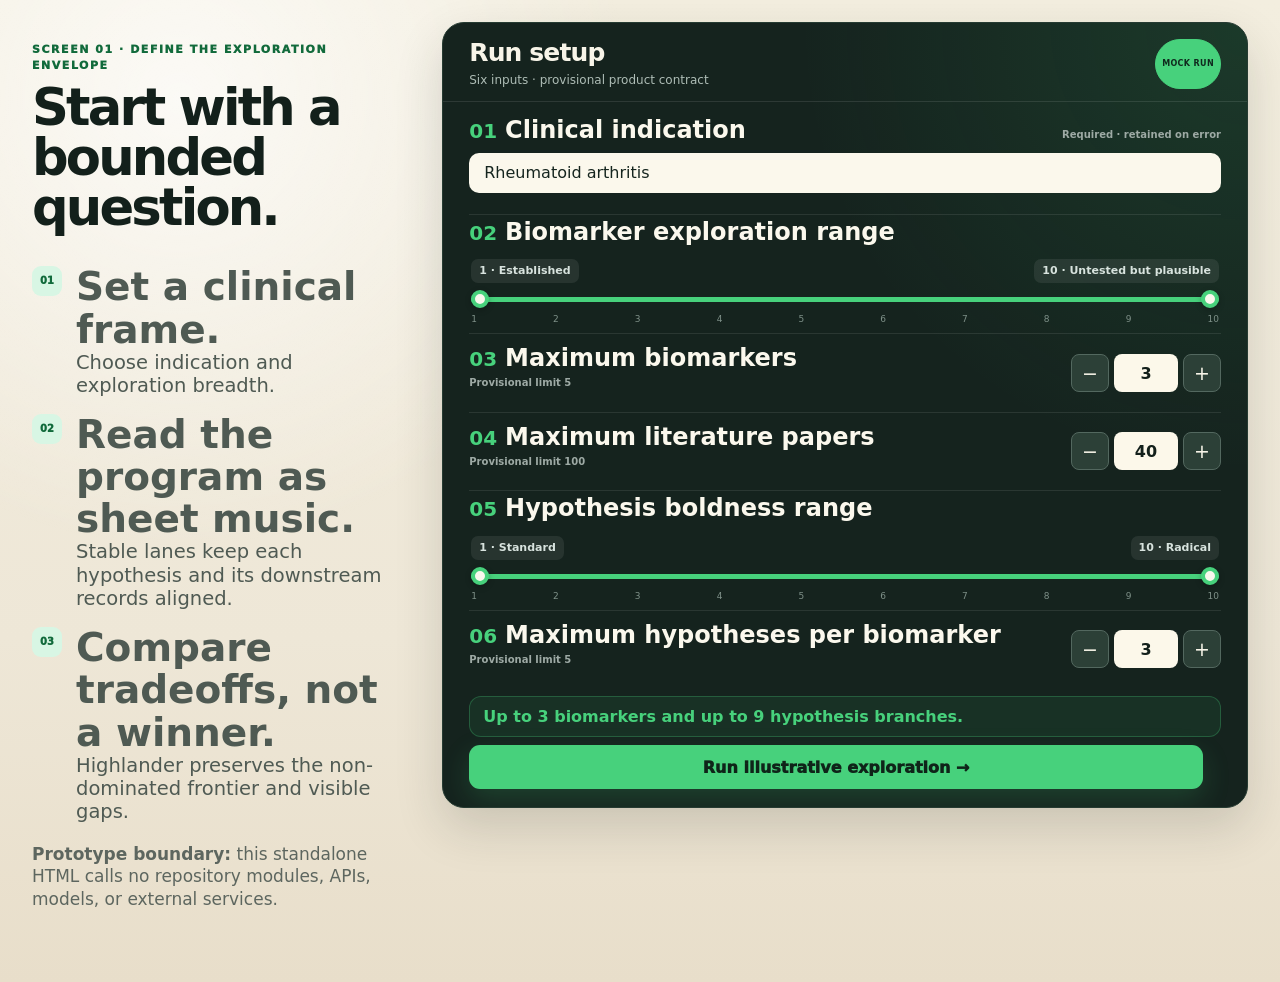
<file: index.html>
<!doctype html>
<html lang="en">
<head>
  <meta charset="utf-8">
  <meta name="viewport" content="width=device-width, initial-scale=1">
  <meta http-equiv="Content-Security-Policy" content="default-src 'self' data:; script-src 'unsafe-inline'; style-src 'unsafe-inline'; img-src 'self' data:; connect-src 'none'; font-src 'none'; object-src 'none'; base-uri 'none'; form-action 'self'">
  <title>LABrador — Interactive Product Alignment Mockup</title>
  <style>
    :root {
      color-scheme: light;
      --cream: #f3eedf;
      --cream-2: #e9e1ce;
      --paper: #fffdf6;
      --ink: #13201b;
      --muted: #5d665f;
      --line: #c9c3b2;
      --dark: #15231e;
      --dark-2: #21342c;
      --green: #47d17c;
      --green-dark: #116a3b;
      --green-soft: #d8f6e4;
      --amber: #b56e05;
      --amber-soft: #fff0cc;
      --red: #a83c32;
      --red-soft: #ffe2dc;
      --blue: #276777;
      --blue-soft: #dceff3;
      --violet: #68528f;
      --violet-soft: #eee6fa;
      --shadow: 0 20px 48px rgba(34, 39, 31, .16);
      --radius: 16px;
      --node-w: 224px;
      --node-h: 144px;
      --lane: 272px;
      --band: 440px;
      --fork: 144px;
      --rail: 184px;
      --plot: 264px;
      --shelf: 64px;
      --inspector: 380px;
      --inspector-collapsed: 40px;
      --motion: 400ms;
      --focus: #146dff;
    }

    * { box-sizing: border-box; }

    html { min-width: 1100px; min-height: 680px; background: var(--cream); }

    body {
      margin: 0;
      min-width: 1100px;
      min-height: 100vh;
      color: var(--ink);
      background:
        radial-gradient(circle at 14% 10%, rgba(255,255,255,.72), transparent 28rem),
        linear-gradient(180deg, var(--cream), #eee7d7 65%, #e8deca);
      font-family: Inter, ui-sans-serif, system-ui, -apple-system, BlinkMacSystemFont, "Segoe UI", sans-serif;
      line-height: 1.45;
    }

    button, input, select, textarea { font: inherit; }
    button, select, input[type="range"] { cursor: pointer; }

    button:focus-visible,
    input:focus-visible,
    select:focus-visible,
    textarea:focus-visible,
    [tabindex]:focus-visible {
      outline: 3px solid var(--focus);
      outline-offset: 3px;
    }

    button:disabled { cursor: not-allowed; opacity: .48; }

    .sr-only {
      position: absolute !important;
      width: 1px !important;
      height: 1px !important;
      padding: 0 !important;
      margin: -1px !important;
      overflow: hidden !important;
      clip: rect(0, 0, 0, 0) !important;
      white-space: nowrap !important;
      border: 0 !important;
    }

    .desktop-notice {
      display: none;
      position: fixed;
      inset: 0 auto auto 0;
      z-index: 1000;
      width: 100%;
      padding: 9px 18px;
      color: #241500;
      background: var(--amber-soft);
      border-bottom: 2px solid var(--amber);
      font-weight: 800;
      text-align: center;
    }

    @media (max-width: 1279px), (max-height: 719px) {
      .desktop-notice { display: block; }
      .app-header { top: 42px !important; }
      .screen { padding-top: 118px !important; }
    }

    .app-header {
      position: fixed;
      z-index: 100;
      inset: 0 0 auto;
      height: 76px;
      display: grid;
      grid-template-columns: minmax(220px, 1fr) auto minmax(340px, 1fr);
      align-items: center;
      gap: 20px;
      padding: 0 24px;
      color: #f8f5e9;
      background: rgba(21, 35, 30, .98);
      border-bottom: 1px solid rgba(255,255,255,.12);
      box-shadow: 0 8px 28px rgba(20, 29, 25, .16);
    }

    .brand {
      display: flex;
      align-items: center;
      gap: 11px;
      min-width: 0;
    }

    .brand-mark {
      display: grid;
      place-items: center;
      width: 38px;
      height: 38px;
      flex: 0 0 auto;
      color: var(--dark);
      background: var(--green);
      border-radius: 10px 10px 10px 3px;
      font-weight: 950;
      letter-spacing: -.04em;
    }

    .brand-name { font-size: 17px; font-weight: 900; letter-spacing: -.02em; }
    .brand-sub { color: #aebbb5; font-size: 11px; }

    .screen-nav {
      display: flex;
      align-items: center;
      gap: 4px;
      padding: 4px;
      background: rgba(255,255,255,.07);
      border-radius: 11px;
    }

    .nav-button {
      min-width: 108px;
      padding: 8px 12px;
      color: #b7c2bd;
      background: transparent;
      border: 0;
      border-radius: 8px;
      font-size: 12px;
      font-weight: 800;
    }

    .nav-button[aria-current="page"] {
      color: var(--dark);
      background: var(--green);
    }

    .nav-button.locked::after { content: " · locked"; color: #7f8d86; font-size: 10px; }

    .truth-stack {
      justify-self: end;
      display: flex;
      gap: 4px;
      flex-wrap: wrap;
      justify-content: flex-end;
    }

    .truth-chip, .chip, .badge {
      display: inline-flex;
      align-items: center;
      gap: 5px;
      width: fit-content;
      border-radius: 999px;
      font-weight: 900;
      letter-spacing: .045em;
      text-transform: uppercase;
      white-space: nowrap;
    }

    .truth-chip {
      padding: 4px 6px;
      color: #f7f1dd;
      border: 1px solid rgba(255,255,255,.24);
      font-size: 8px;
    }

    .truth-chip.mock { color: #10291e; background: var(--green); border-color: var(--green); }
    .truth-chip.unwired { color: #301800; background: #f5b55f; border-color: #f5b55f; }

    .screen {
      display: none;
      min-height: 100vh;
      padding-top: 0;
    }

    .screen.active { display: block; }

    .eyebrow {
      margin: 0 0 8px;
      color: var(--green-dark);
      font-size: 11px;
      font-weight: 950;
      letter-spacing: .14em;
      text-transform: uppercase;
    }

    h1, h2, h3, p { margin-top: 0; }
    h1 { font-size: clamp(36px, 4vw, 64px); line-height: .98; letter-spacing: -.055em; }
    h2 { font-size: 25px; line-height: 1.1; letter-spacing: -.035em; }
    h3 { font-size: 15px; line-height: 1.2; }

    .muted { color: var(--muted); }
    .micro { font-size: 11px; line-height: 1.35; }
    .mono { font-family: ui-monospace, SFMono-Regular, Menlo, Monaco, Consolas, monospace; }

    .button {
      min-height: 38px;
      padding: 9px 14px;
      border: 1px solid var(--line);
      border-radius: 9px;
      color: var(--ink);
      background: var(--paper);
      font-size: 12px;
      font-weight: 850;
    }

    .button:hover:not(:disabled) { border-color: #8e8a7c; transform: translateY(-1px); }
    .button.primary { color: #102218; background: var(--green); border-color: #2eae64; }
    .button.primary:hover:not(:disabled) { background: #5de08d; }
    .button.dark { color: white; background: var(--dark); border-color: var(--dark); }
    .button.danger { color: var(--red); border-color: #d5a09a; background: #fff9f6; }
    .button.ghost { background: transparent; }
    .button.small { min-height: 30px; padding: 5px 9px; font-size: 10px; }

    /* Screen 1 */
    .setup-screen { padding-bottom: 54px; }

    .setup-layout {
      width: min(1320px, calc(100% - 64px));
      margin: 0 auto;
      padding: 54px 0 0;
      display: grid;
      grid-template-columns: minmax(300px, .75fr) minmax(760px, 1.65fr);
      gap: 44px;
      align-items: start;
    }

    .setup-intro { position: sticky; top: 118px; padding: 38px 12px 0 0; }
    .setup-intro h1 { margin-bottom: 22px; }
    .setup-intro > p:not(.eyebrow) { max-width: 490px; font-size: 17px; }

    .journey-preview {
      margin-top: 34px;
      padding-left: 0;
      list-style: none;
      counter-reset: journey;
    }

    .journey-preview li {
      counter-increment: journey;
      display: grid;
      grid-template-columns: 34px 1fr;
      gap: 10px;
      align-items: start;
      margin: 14px 0;
      color: #4f5a53;
      font-size: 39px;
      line-height: 1.08;
    }

    .journey-detail {
      display: inline-block;
      font-size: 19.5px;
      line-height: 1.2;
    }

    .journey-preview li::before {
      content: counter(journey, decimal-leading-zero);
      display: grid;
      place-items: center;
      width: 30px;
      height: 30px;
      color: var(--green-dark);
      background: var(--green-soft);
      border-radius: 9px;
      font-weight: 950;
      font-size: 10px;
    }

    .setup-panel {
      color: #f7f4e8;
      background:
        radial-gradient(circle at 100% 0, rgba(71, 209, 124, .13), transparent 28rem),
        var(--dark);
      border: 1px solid #263b32;
      border-radius: 22px;
      box-shadow: var(--shadow);
      overflow: hidden;
    }

    .setup-panel-head {
      display: flex;
      justify-content: space-between;
      gap: 20px;
      padding: 28px 30px 21px;
      border-bottom: 1px solid rgba(255,255,255,.1);
    }

    .setup-panel-head h2 { margin-bottom: 5px; }
    .setup-panel-head p { margin: 0; color: #aebdb6; font-size: 12px; }

    .setup-form { padding: 8px 30px 28px; }

    .setup-control {
      min-width: 0;
      margin: 0;
      padding: 18px 0;
      border: 0;
      border-bottom: 1px solid rgba(255,255,255,.09);
    }

    .setup-control:last-of-type { border-bottom: 0; }

    .control-label-row {
      display: flex;
      justify-content: space-between;
      gap: 16px;
      align-items: baseline;
      margin-bottom: 8px;
    }

    .control-label, .setup-control legend {
      padding: 0;
      color: #fbf8ed;
      font-size: 24px;
      font-weight: 900;
    }

    .control-index { margin-right: 8px; color: var(--green); font-size: 20px; }
    .control-help { color: #9eaaa5; font-size: 10px; font-weight: 650; }

    .text-input {
      width: 100%;
      height: 46px;
      padding: 0 13px;
      color: #15251e;
      background: #fbf8ec;
      border: 2px solid transparent;
      border-radius: 10px;
    }

    .text-input[aria-invalid="true"], .number-input[aria-invalid="true"] { border-color: #ff8d80; }
    .field-error { min-height: 17px; margin: 6px 0 0; color: #ffb1a7; font-size: 10px; font-weight: 750; }

    .dual-range-wrap { position: relative; padding: 3px 2px 0; }

    .range-values {
      display: flex;
      justify-content: space-between;
      gap: 12px;
      margin-bottom: 10px;
      color: #d8e3de;
      font-size: 11px;
      font-weight: 800;
    }

    .range-values span {
      padding: 4px 8px;
      background: rgba(255,255,255,.08);
      border-radius: 7px;
    }

    .dual-range {
      position: relative;
      height: 32px;
    }

    .range-track {
      position: absolute;
      inset: 12px 0 auto;
      height: 5px;
      background: #405149;
      border-radius: 999px;
    }

    .range-fill {
      position: absolute;
      top: 12px;
      height: 5px;
      background: var(--green);
      border-radius: 999px;
      pointer-events: none;
    }

    .dual-range input[type="range"] {
      position: absolute;
      inset: 0;
      width: 100%;
      height: 28px;
      margin: 0;
      background: transparent;
      appearance: none;
      pointer-events: none;
    }

    .dual-range input[type="range"]::-webkit-slider-thumb {
      width: 18px;
      height: 18px;
      appearance: none;
      pointer-events: auto;
      background: #f9f7ed;
      border: 4px solid var(--green);
      border-radius: 50%;
      box-shadow: 0 2px 6px rgba(0,0,0,.24);
    }

    .dual-range input[type="range"]::-moz-range-thumb {
      width: 12px;
      height: 12px;
      pointer-events: auto;
      background: #f9f7ed;
      border: 4px solid var(--green);
      border-radius: 50%;
    }

    .range-scale {
      display: flex;
      justify-content: space-between;
      color: #7f9189;
      font-size: 9px;
    }

    .stepper-row { display: grid; grid-template-columns: 1fr auto; align-items: center; gap: 24px; }

    .stepper {
      display: grid;
      grid-template-columns: 38px 64px 38px;
      gap: 5px;
      align-items: center;
    }

    .stepper button {
      height: 38px;
      color: #f7f4e8;
      background: #2c4037;
      border: 1px solid #53685f;
      border-radius: 8px;
      font-size: 19px;
      line-height: 1;
    }

    .number-input {
      width: 64px;
      height: 38px;
      padding: 0 7px;
      color: var(--ink);
      background: #fcf8ea;
      border: 2px solid transparent;
      border-radius: 8px;
      text-align: center;
      font-weight: 900;
      appearance: textfield;
    }

    .number-input::-webkit-inner-spin-button { appearance: none; }

    .setup-summary {
      margin-top: 20px;
      padding: 16px;
      color: #dce8e1;
      background: rgba(71,209,124,.08);
      border: 1px solid rgba(71,209,124,.28);
      border-radius: 12px;
    }

    .setup-summary strong { color: var(--green); }

    .setup-actions {
      display: grid;
      grid-template-columns: 1fr auto;
      gap: 18px;
      align-items: center;
      margin-top: 18px;
    }

    .setup-actions p { margin: 0; color: #9caaa3; font-size: 10px; }

    .run-button {
      min-width: 176px;
      min-height: 52px;
      padding: 0 22px;
      color: #0f2419;
      background: var(--green);
      border: 0;
      border-radius: 11px;
      box-shadow: 0 10px 28px rgba(71,209,124,.18);
      font-weight: 950;
    }

    .snapshot-note {
      display: none;
      margin-top: 14px;
      padding: 11px 13px;
      color: #c6d2cc;
      background: rgba(255,255,255,.06);
      border-radius: 9px;
      font-size: 10px;
    }

    .snapshot-note.visible { display: block; }

    /* Screen 2 */
    .graph-screen {
      --graph-header: 126px;
      --graph-footer: 84px;
      background: #ebe6d8;
      overflow: hidden;
    }

    .run-header {
      height: var(--graph-header);
      display: grid;
      grid-template-columns: minmax(320px, 1.2fr) minmax(500px, 1.8fr) auto;
      gap: 20px;
      align-items: center;
      padding: 14px 22px;
      background: var(--paper);
      border-bottom: 1px solid var(--line);
    }

    .run-identity h1 { margin: 0 0 5px; font-size: 25px; line-height: 1.1; letter-spacing: -.035em; }
    .run-identity p { margin: 0; color: var(--muted); font-size: 10px; }

    .progress-strip { display: grid; grid-template-columns: repeat(5, minmax(88px, 1fr)); gap: 5px; }

    .progress-step {
      min-width: 0;
      padding: 9px 8px;
      background: #f0ede3;
      border: 1px solid #d7d0bf;
      border-radius: 9px;
    }

    .progress-step .stage-num { color: #7a827c; font-size: 9px; font-weight: 900; }
    .progress-step strong { display: block; overflow: hidden; text-overflow: ellipsis; font-size: 10px; white-space: nowrap; }
    .progress-step .stage-state { color: #646c66; font-size: 9px; font-weight: 800; }
    .progress-step[data-state="running"] { background: var(--blue-soft); border-color: #7cb0bb; }
    .progress-step[data-state="complete"] { background: var(--green-soft); border-color: #88caa1; }
    .progress-step[data-state="warning"] { background: var(--amber-soft); border-color: #d8aa58; }
    .progress-step[data-state="failed"] { background: var(--red-soft); border-color: #cf8d84; }

    .run-tools { display: flex; flex-wrap: wrap; justify-content: flex-end; gap: 6px; max-width: 280px; }
    .freshness { width: 100%; text-align: right; color: var(--muted); font-size: 9px; font-weight: 800; }
    .freshness[data-state="stale"] { color: var(--red); }

    .graph-scroller {
      position: relative;
      height: calc(100vh - 76px - var(--graph-header) - var(--graph-footer));
      min-height: 430px;
      overflow: auto;
      overscroll-behavior: contain;
      background: #e7e1d2;
    }

    .graph-surface {
      position: relative;
      width: 2968px;
      height: calc(var(--band) * 6);
      min-width: 100%;
      background:
        linear-gradient(90deg, rgba(25,44,36,.05) 1px, transparent 1px) 0 0 / var(--lane) 100%,
        #eee9dc;
    }

    .band-bg {
      position: absolute;
      left: 0;
      right: 0;
      height: var(--band);
      border-bottom: 1px solid #cfc8b6;
    }

    .band-bg:nth-child(odd) { background: rgba(255,255,255,.26); }
    .band-bg::after {
      content: attr(data-shelf-label);
      position: absolute;
      left: 193px;
      bottom: 10px;
      padding: 2px 6px;
      color: #7c7567;
      background: rgba(255,255,255,.54);
      border: 1px dashed #b8b09e;
      border-radius: 5px;
      font-size: 8px;
      font-weight: 900;
      letter-spacing: .06em;
      text-transform: uppercase;
    }

    .stage-rail {
      position: sticky;
      left: 0;
      z-index: 20;
      width: var(--rail);
      height: calc(var(--band) * 6);
      color: #ecf2ee;
      background: rgba(21,35,30,.975);
      box-shadow: 12px 0 25px rgba(34, 37, 31, .11);
    }

    .rail-band {
      height: var(--band);
      padding: 16px 14px;
      border-bottom: 1px solid rgba(255,255,255,.11);
    }

    .rail-band .rail-kicker { color: #8da198; font-size: 8px; font-weight: 900; letter-spacing: .08em; text-transform: uppercase; }
    .rail-band h2 { margin: 4px 0 8px; font-size: 14px; letter-spacing: -.015em; }
    .rail-band p { margin: 0 0 9px; color: #a8b8b0; font-size: 8px; line-height: 1.35; }

    .metric-buttons {
      display: grid;
      gap: 4px;
      width: 100%;
    }

    .metric-button {
      min-height: 27px;
      padding: 5px 7px;
      color: #c4d0ca;
      background: rgba(255,255,255,.06);
      border: 1px solid rgba(255,255,255,.16);
      border-radius: 6px;
      font-size: 9px;
      font-weight: 850;
      line-height: 1.2;
      text-align: left;
    }

    .metric-button:hover { color: white; border-color: rgba(255,255,255,.38); }
    .metric-button[aria-pressed="true"] { color: #102218; background: var(--green); border-color: var(--green); }

    .axis-mini {
      position: relative;
      height: 126px;
      margin-top: 12px;
      color: #92a59b;
      font-size: 7px;
    }

    .axis-mini::before {
      content: "";
      position: absolute;
      left: 8px;
      top: 14px;
      bottom: 36px;
      width: 1px;
      background: #60756b;
    }

    .axis-low, .axis-high {
      position: absolute;
      left: 15px;
      width: calc(100% - 15px);
      font-size: 22px;
      font-weight: 850;
      letter-spacing: -.04em;
      line-height: .95;
    }

    .axis-low { top: 0; }
    .axis-high { bottom: 28px; }
    .axis-source { position: absolute; right: 0; bottom: 0; color: #6f8279; text-align: right; }

    .connectors {
      position: absolute;
      z-index: 4;
      inset: 0;
      width: 100%;
      height: 100%;
      pointer-events: none;
      overflow: visible;
    }

    .connector {
      fill: none;
      stroke: #8e998f;
      stroke-width: 1.5;
      vector-effect: non-scaling-stroke;
    }

    .connector.selected { stroke: var(--green-dark); stroke-width: 3; }
    .connector.preview { stroke: var(--blue); stroke-width: 2.5; stroke-dasharray: 5 3; }
    .connector.dimmed { opacity: .16; }

    .graph-nodes { position: absolute; z-index: 8; inset: 0; pointer-events: none; }

    .graph-node {
      position: absolute;
      width: var(--node-w);
      height: var(--node-h);
      display: flex;
      flex-direction: column;
      justify-content: flex-start;
      gap: 4px;
      padding: 13px 14px;
      color: var(--ink);
      background: var(--paper);
      border: 1.5px solid #9f9a8c;
      border-radius: 12px;
      box-shadow: 0 4px 10px rgba(40, 43, 36, .12);
      text-align: left;
      pointer-events: auto;
      transition: top var(--motion) ease, box-shadow 150ms ease, opacity 150ms ease, border-color 150ms ease;
    }

    button.graph-node { appearance: none; }
    .graph-node:hover { box-shadow: 0 8px 20px rgba(40,43,36,.2); }
    .graph-node .node-stage-label { overflow: hidden; color: #6b746e; font-size: 8px; font-weight: 950; letter-spacing: .08em; text-overflow: ellipsis; text-transform: uppercase; white-space: nowrap; }
    .graph-node .node-label { display: -webkit-box; overflow: hidden; -webkit-box-orient: vertical; -webkit-line-clamp: 2; font-size: 14px; font-weight: 950; line-height: 1.16; }
    .graph-node .node-value { overflow: hidden; color: #38453e; font-size: 11px; font-weight: 850; text-overflow: ellipsis; white-space: nowrap; }
    .graph-node .node-detail { display: -webkit-box; min-height: 28px; flex: 1; overflow: hidden; color: #646d67; -webkit-box-orient: vertical; -webkit-line-clamp: 2; font-size: 9px; line-height: 1.35; }
    .graph-node .node-badges { display: grid; width: 100%; grid-template-columns: max-content minmax(0, 1fr) minmax(0, 1fr); gap: 3px; overflow: hidden; }
    .graph-node .badge { min-width: 0; padding: 1px 3px; font-size: 6px; text-overflow: ellipsis; white-space: nowrap; }

    .badge {
      max-width: 100%;
      padding: 2px 4px;
      overflow: hidden;
      color: #38433d;
      background: #e8e6dd;
      border: 1px solid #cac6b8;
      border-radius: 4px;
      font-size: 6px;
      text-overflow: ellipsis;
    }

    .badge.complete { color: #0c5730; background: var(--green-soft); border-color: #8dccaa; }
    .badge.running { color: #174e5d; background: var(--blue-soft); border-color: #8abac5; }
    .badge.failed { color: #7e251d; background: var(--red-soft); border-color: #d49b92; }
    .badge.skipped, .badge.warning { color: #6a4105; background: var(--amber-soft); border-color: #d5ad69; }
    .badge.proxy { color: #493570; background: var(--violet-soft); border-color: #b6a4d0; }

    .graph-node.scaffold {
      color: #747a75;
      background: rgba(255,253,246,.46);
      border: 1.5px dashed #aaa598;
      box-shadow: none;
    }

    .graph-node.scaffold .node-label { font-size: 13px; }
    .graph-node.scaffold .node-stage-label { color: #7c817c; }
    .graph-node.scaffold.retired { opacity: .42; }
    .graph-node.pending { border-style: dotted; }
    .graph-node.failed { border-color: var(--red); }
    .graph-node.skipped { border-color: var(--amber); }
    .graph-node.overflow::after { content: "↧ domain"; position: absolute; right: 4px; top: -13px; color: var(--red); font-size: 7px; font-weight: 950; }
    .graph-node.selected { border: 3px solid var(--green-dark); box-shadow: 0 0 0 4px rgba(71,209,124,.22), 0 8px 18px rgba(34,39,31,.22); }
    .graph-node.lineage { border-color: var(--green-dark); box-shadow: 0 0 0 2px rgba(71,209,124,.16); }
    .graph-node.preview { border: 3px dashed var(--blue); }
    .graph-node.dimmed { opacity: .22; }
    .graph-node.selected.dimmed, .graph-node.lineage.dimmed { opacity: 1; }

    .graph-legend {
      position: absolute;
      z-index: 15;
      top: 12px;
      right: 14px;
      display: flex;
      gap: 5px;
      padding: 6px;
      background: rgba(255,253,246,.9);
      border: 1px solid var(--line);
      border-radius: 8px;
      font-size: 8px;
      font-weight: 800;
    }

    .graph-footer {
      position: fixed;
      z-index: 40;
      left: 0;
      right: 0;
      bottom: 0;
      height: var(--graph-footer);
      display: grid;
      grid-template-columns: 1.2fr 1fr auto;
      align-items: center;
      gap: 18px;
      padding: 10px 22px;
      color: #f7f4e8;
      background: var(--dark);
      border-top: 1px solid #3a5046;
    }

    .readiness-title { display: flex; align-items: baseline; gap: 9px; }
    .readiness-title strong { font-size: 13px; }
    .readiness-title span { color: #9eb0a7; font-size: 9px; }
    .packet-counts { display: flex; gap: 5px; margin-top: 6px; }
    .packet-count { padding: 3px 6px; color: #dce6e1; background: #273b32; border-radius: 5px; font-size: 8px; font-weight: 850; }

    .gap-confirm { display: none; color: #ffd998; font-size: 9px; }
    .gap-confirm.visible { display: flex; align-items: start; gap: 7px; }
    .gap-confirm input { margin-top: 2px; }

    .launch-button { min-width: 192px; min-height: 48px; }

    /* Inspector */
    .inspector {
      position: fixed;
      z-index: 80;
      top: 18px;
      right: 16px;
      bottom: 100px;
      width: var(--inspector);
      display: none;
      color: var(--ink);
      background: var(--paper);
      border: 1px solid #9e998b;
      border-radius: 14px;
      box-shadow: 0 28px 72px rgba(25,31,27,.28);
      overflow: hidden;
    }

    .inspector.visible { display: grid; grid-template-rows: auto 1fr; }
    .inspector.collapsed { width: var(--inspector-collapsed); }
    .inspector.collapsed .inspector-head { height: 100%; padding: 10px 5px; flex-direction: column; justify-content: flex-start; }
    .inspector.collapsed .inspector-title, .inspector.collapsed .inspector-body, .inspector.collapsed .close-inspector { display: none; }
    .inspector.collapsed .collapse-inspector { transform: rotate(180deg); }
    .inspector.collapsed .collapsed-identity { display: block; writing-mode: vertical-rl; margin-top: 12px; font-size: 8px; font-weight: 900; }

    .inspector-head {
      display: flex;
      align-items: center;
      justify-content: space-between;
      gap: 10px;
      padding: 13px 14px;
      color: #f5f2e7;
      background: var(--dark);
    }

    .inspector-title { min-width: 0; }
    .inspector-title h2 { margin: 0 0 2px; overflow: hidden; font-size: 16px; text-overflow: ellipsis; white-space: nowrap; }
    .inspector-title p { margin: 0; color: #a3b2ab; font-size: 8px; }
    .inspector-head-actions { display: flex; gap: 5px; }
    .icon-button { width: 29px; height: 29px; padding: 0; color: #edf2ef; background: #2e4239; border: 1px solid #53665e; border-radius: 7px; font-weight: 950; }
    .collapsed-identity { display: none; color: #cbd7d1; }

    .inspector-body { overflow: auto; padding: 14px; }

    .state-warning {
      margin-bottom: 10px;
      padding: 9px 10px;
      color: #5b3500;
      background: var(--amber-soft);
      border-left: 4px solid var(--amber);
      border-radius: 6px;
      font-size: 9px;
      font-weight: 750;
    }

    .inspector-status-grid { display: grid; grid-template-columns: repeat(2, 1fr); gap: 5px; margin-bottom: 12px; }
    .status-card { min-width: 0; padding: 7px; background: #efede4; border-radius: 7px; }
    .status-card span { display: block; color: #777e78; font-size: 7px; font-weight: 900; letter-spacing: .06em; text-transform: uppercase; }
    .status-card strong { display: block; overflow: hidden; font-size: 9px; text-overflow: ellipsis; }

    .primary-result { margin-bottom: 12px; padding: 12px; background: var(--green-soft); border: 1px solid #9bcfb0; border-radius: 9px; }
    .primary-result span { display: block; color: var(--green-dark); font-size: 8px; font-weight: 950; text-transform: uppercase; }
    .primary-result strong { display: block; margin-top: 3px; font-size: 20px; }
    .primary-result p { margin: 4px 0 0; font-size: 8px; }

    .inspector-section { margin: 10px 0; border-top: 1px solid #ddd8ca; }
    .inspector-section summary { padding: 10px 0 6px; cursor: pointer; font-size: 10px; font-weight: 900; }
    .inspector-section p, .inspector-section li { color: #4f5953; font-size: 9px; }
    .inspector-section ul { margin: 4px 0 8px; padding-left: 17px; }

    .evidence-artifact { padding: 9px; background: #f0eee5; border-radius: 8px; }
    .evidence-bars { display: grid; gap: 5px; margin: 8px 0; }
    .evidence-row { display: grid; grid-template-columns: 64px 1fr 26px; align-items: center; gap: 6px; font-size: 8px; }
    .evidence-bar { height: 7px; background: #dad6ca; border-radius: 5px; overflow: hidden; }
    .evidence-bar span { display: block; height: 100%; background: var(--green-dark); }

    @media (min-width: 1800px) {
      .graph-screen.inspector-open .run-header,
      .graph-screen.inspector-open .graph-scroller,
      .graph-screen.inspector-open .graph-footer { padding-right: calc(var(--inspector) + 34px); }
      .inspector { top: 10px; right: 10px; bottom: 10px; border-radius: 10px; }
    }

    /* Screen 3 */
    .highlander-screen { background: #ede8da; }

    .highlander-head {
      min-height: 126px;
      display: grid;
      grid-template-columns: 1.4fr 1fr auto;
      gap: 28px;
      align-items: center;
      padding: 20px 30px;
      color: #f8f5e9;
      background: var(--dark);
      border-bottom: 1px solid #334b40;
    }

    .highlander-head h1 { margin: 0 0 5px; font-size: 30px; }
    .highlander-head p { margin: 0; color: #a9b8b1; font-size: 10px; }
    .frontier-count { display: flex; gap: 8px; }
    .frontier-stat { min-width: 92px; padding: 10px; background: rgba(255,255,255,.07); border: 1px solid rgba(255,255,255,.13); border-radius: 9px; }
    .frontier-stat strong { display: block; color: var(--green); font-size: 20px; }
    .frontier-stat span { color: #aebcb5; font-size: 8px; font-weight: 800; text-transform: uppercase; }

    .highlander-grid {
      display: grid;
      grid-template-columns: 302px minmax(520px, 1.35fr) minmax(380px, .9fr);
      gap: 12px;
      height: calc(100vh - 76px - 126px);
      min-height: 520px;
      padding: 12px;
      overflow: auto;
    }

    .region-stack { min-height: 0; display: grid; gap: 12px; overflow: auto; }
    .left-stack { grid-template-rows: auto minmax(260px, 1fr); }
    .middle-stack { grid-template-rows: minmax(350px, 1.25fr) minmax(230px, .75fr); }
    .right-stack { grid-template-rows: minmax(330px, 1.1fr) minmax(250px, .9fr); }

    .card {
      min-width: 0;
      padding: 15px;
      background: var(--paper);
      border: 1px solid #cbc5b5;
      border-radius: 12px;
      box-shadow: 0 5px 16px rgba(45,47,40,.06);
      overflow: auto;
    }

    .card-head { display: flex; justify-content: space-between; gap: 10px; align-items: start; margin-bottom: 11px; }
    .card-head h2 { margin: 0; font-size: 15px; }
    .card-head p { margin: 3px 0 0; color: var(--muted); font-size: 8px; }

    .scenario-select { width: 100%; height: 38px; padding: 0 9px; border: 1px solid #aaa596; border-radius: 8px; background: white; font-weight: 850; }
    .scenario-meta { margin-top: 9px; padding: 9px; background: #efede4; border-radius: 8px; font-size: 8px; }
    .weight-list { display: grid; gap: 6px; margin: 10px 0; }
    .weight-row { display: grid; grid-template-columns: 1fr 70px; align-items: center; gap: 10px; font-size: 9px; }
    .weight-track { height: 7px; background: #dbd7cb; border-radius: 7px; overflow: hidden; }
    .weight-track span { display: block; height: 100%; background: var(--violet); }
    .constraint-box { padding: 9px; color: #684000; background: var(--amber-soft); border: 1px solid #dfba79; border-radius: 7px; font-size: 8px; }

    .program-filters { display: flex; flex-wrap: wrap; gap: 7px; margin-bottom: 10px; font-size: 9px; }
    .program-filters label { display: flex; align-items: center; gap: 4px; }
    .program-list { display: grid; gap: 7px; }
    .program-item {
      width: 100%;
      padding: 9px;
      color: var(--ink);
      background: #f0eee6;
      border: 1px solid #d2ccbd;
      border-radius: 8px;
      text-align: left;
    }
    .program-item.selected { border: 3px solid var(--green-dark); background: var(--green-soft); }
    .program-item strong { display: block; font-size: 10px; }
    .program-item span { display: block; margin-top: 3px; color: #5f675f; font-size: 8px; }

    .comparison-wrap { overflow: auto; }
    .comparison-table { width: 100%; min-width: 650px; border-collapse: collapse; font-size: 9px; }
    .comparison-table th { position: sticky; top: 0; z-index: 2; padding: 7px 6px; color: #5c655f; background: var(--paper); border-bottom: 2px solid #bcb6a7; text-align: right; font-size: 7px; text-transform: uppercase; }
    .comparison-table th:first-child, .comparison-table td:first-child { text-align: left; }
    .comparison-table td { padding: 8px 6px; border-bottom: 1px solid #ded9cb; text-align: right; }
    .comparison-table tr[data-status="non-dominated"] td:first-child { border-left: 4px solid var(--green-dark); }
    .comparison-table tr[data-status="dominated"] { opacity: .68; }
    .comparison-table tr[data-status="incomparable"] td:first-child { border-left: 4px dashed var(--amber); }
    .table-program { border: 0; padding: 0; color: var(--ink); background: transparent; font-size: 9px; font-weight: 900; text-align: left; }

    .pareto-figure { margin: 12px 0 0; padding: 10px; background: #f0eee6; border-radius: 9px; }
    .pareto-figure figcaption { color: #5e665f; font-size: 8px; }
    .pareto-plot { display: block; width: 100%; height: 154px; margin-top: 6px; }
    .plot-point { cursor: pointer; fill: var(--green-dark); stroke: white; stroke-width: 2; }
    .plot-point.dominated { fill: #92988f; }
    .plot-point.incomparable { fill: var(--amber); stroke-dasharray: 2 1; }
    .plot-point.selected { stroke: var(--focus); stroke-width: 4; }

    .detail-callout { padding: 10px; background: var(--green-soft); border-left: 4px solid var(--green-dark); border-radius: 7px; }
    .detail-callout strong { display: block; font-size: 11px; }
    .detail-callout p { margin: 4px 0 0; font-size: 9px; }
    .objective-vector { display: grid; grid-template-columns: repeat(3, 1fr); gap: 6px; margin: 10px 0; }
    .objective { padding: 8px; background: #efede4; border-radius: 7px; }
    .objective span { display: block; color: #6c746e; font-size: 7px; text-transform: uppercase; }
    .objective strong { font-size: 11px; }
    .detail-sections details { border-top: 1px solid #ded8ca; }
    .detail-sections summary { padding: 8px 0; font-size: 9px; font-weight: 900; cursor: pointer; }
    .detail-sections p, .detail-sections li { font-size: 8px; }

    .chat-log { display: grid; gap: 8px; max-height: 250px; overflow: auto; padding-right: 3px; }
    .chat-message { padding: 9px; border-radius: 9px; font-size: 9px; }
    .chat-message.user { margin-left: 24px; background: var(--dark); color: white; }
    .chat-message.assistant { margin-right: 14px; background: #efede4; }
    .chat-message.abstain { border-left: 4px solid var(--amber); }
    .answer-label { display: inline-flex; margin: 2px 3px 2px 0; padding: 2px 4px; border-radius: 4px; background: white; border: 1px solid #c9c3b5; font-size: 6px; font-weight: 950; text-transform: uppercase; }
    .citation-button { padding: 2px 5px; color: var(--blue); background: #eef8fa; border: 1px solid #93c0c9; border-radius: 4px; font-size: 7px; font-weight: 900; }
    .starter-row { display: flex; flex-wrap: wrap; gap: 5px; margin: 8px 0; }
    .chat-form { display: grid; grid-template-columns: 1fr auto; gap: 6px; margin-top: 8px; }
    .chat-form input { min-width: 0; height: 37px; padding: 0 9px; border: 1px solid #aaa596; border-radius: 8px; }

    .action-grid { display: grid; grid-template-columns: repeat(2, 1fr); gap: 6px; }
    .audit-log { margin: 10px 0 0; padding-left: 0; list-style: none; }
    .audit-log li { margin: 5px 0; padding: 7px; background: #efede4; border-radius: 6px; font-size: 7px; }

    dialog {
      width: min(520px, calc(100% - 48px));
      color: var(--ink);
      background: var(--paper);
      border: 1px solid #8f8b7f;
      border-radius: 14px;
      box-shadow: var(--shadow);
    }

    dialog::backdrop { background: rgba(13,24,19,.58); backdrop-filter: blur(3px); }
    .dialog-head { display: flex; justify-content: space-between; gap: 12px; align-items: start; }
    .dialog-head h2 { margin: 0; }
    .dialog-close { width: 31px; height: 31px; border: 0; border-radius: 8px; background: #e7e3d8; font-weight: 900; }
    .dialog-body { margin: 14px 0; }
    .dialog-body textarea { width: 100%; min-height: 92px; padding: 9px; border: 1px solid #aaa596; border-radius: 8px; resize: vertical; }
    .dialog-actions { display: flex; justify-content: flex-end; gap: 7px; }

    .module-table { width: 100%; border-collapse: collapse; font-size: 9px; }
    .module-table th, .module-table td { padding: 7px; border-bottom: 1px solid #ddd7ca; text-align: left; vertical-align: top; }
    .module-table th { color: #5e665f; font-size: 7px; text-transform: uppercase; }

    .toast {
      position: fixed;
      z-index: 200;
      left: 50%;
      bottom: 24px;
      max-width: 520px;
      padding: 10px 14px;
      color: white;
      background: #17251f;
      border: 1px solid #496057;
      border-radius: 9px;
      box-shadow: 0 10px 30px rgba(0,0,0,.22);
      font-size: 10px;
      font-weight: 800;
      transform: translate(-50%, 90px);
      opacity: 0;
      transition: transform 180ms ease, opacity 180ms ease;
    }
    .toast.visible { transform: translate(-50%, 0); opacity: 1; }

    @media (min-width: 1280px) and (min-height: 820px) and (max-height: 950px) {
      .setup-layout { padding-top: 22px; }
      .setup-intro { padding-top: 20px; }
      .setup-panel-head { padding: 16px 26px 12px; }
      .setup-form { padding: 4px 26px 18px; }
      .setup-control { padding: 7px 0; }
      .control-label-row { margin-bottom: 5px; }
      .text-input { height: 40px; }
      .field-error { min-height: 12px; margin-top: 2px; }
      .range-values { margin-bottom: 4px; }
      .dual-range { height: 26px; }
      .range-track, .range-fill { top: 10px; }
      .dual-range input[type="range"] { height: 24px; }
      .setup-summary { margin-top: 8px; padding: 8px 13px; }
      .setup-actions { margin-top: 8px; }
      .run-button { min-height: 44px; }
      .snapshot-note { margin-top: 8px; padding: 7px 10px; }
    }

    @media (prefers-reduced-motion: reduce) {
      *, *::before, *::after { scroll-behavior: auto !important; animation: none !important; transition-duration: .001ms !important; }
    }
  </style>
</head>
<body>
  <main>
    <section id="screen-setup" class="screen setup-screen active" data-screen="setup" aria-labelledby="setup-title">
      <div class="setup-layout">
        <aside class="setup-intro">
          <p class="eyebrow">Screen 01 · define the exploration envelope</p>
          <h1 id="setup-title">Start with a bounded question.</h1>
          <ol class="journey-preview" aria-label="Product journey">
            <li><span><strong>Set a clinical frame.</strong><br><span class="journey-detail">Choose indication and exploration breadth.</span></span></li>
            <li><span><strong>Read the program as sheet music.</strong><br><span class="journey-detail">Stable lanes keep each hypothesis and its downstream records aligned.</span></span></li>
            <li><span><strong>Compare tradeoffs, not a winner.</strong><br><span class="journey-detail">Highlander preserves the non-dominated frontier and visible gaps.</span></span></li>
          </ol>
          <p class="micro muted"><strong>Prototype boundary:</strong> this standalone HTML calls no repository modules, APIs, models, or external services.</p>
        </aside>

        <article class="setup-panel" data-region="setup-panel">
          <header class="setup-panel-head">
            <div>
              <h2>Run setup</h2>
              <p>Six inputs · provisional product contract</p>
            </div>
            <span class="truth-chip mock">Mock run</span>
          </header>

          <form id="setup-form" class="setup-form" novalidate>
            <fieldset class="setup-control" data-setup-input="clinical-indication" data-input-order="1">
              <div class="control-label-row">
                <label class="control-label" for="clinical-indication"><span class="control-index">01</span>Clinical indication</label>
                <span class="control-help">Required · retained on error</span>
              </div>
              <input id="clinical-indication" class="text-input" name="clinicalIndication" type="text" value="Rheumatoid arthritis" autocomplete="off" aria-describedby="indication-error">
              <p id="indication-error" class="field-error" aria-live="polite"></p>
            </fieldset>

            <fieldset class="setup-control" data-setup-input="biomarker-range" data-input-order="2">
              <legend><span class="control-index">02</span>Biomarker exploration range</legend>
              <div class="dual-range-wrap" data-range-group="biomarker">
                <div class="range-values"><span id="biomarker-low-value">1 · Established</span><span id="biomarker-high-value">10 · Untested but plausible</span></div>
                <div class="dual-range">
                  <div class="range-track"></div><div id="biomarker-fill" class="range-fill"></div>
                  <input id="biomarker-low" type="range" min="1" max="10" step="1" value="1" aria-label="Biomarker range lower bound">
                  <input id="biomarker-high" type="range" min="1" max="10" step="1" value="10" aria-label="Biomarker range upper bound">
                </div>
                <div class="range-scale" aria-hidden="true"><span>1</span><span>2</span><span>3</span><span>4</span><span>5</span><span>6</span><span>7</span><span>8</span><span>9</span><span>10</span></div>
              </div>
            </fieldset>

            <fieldset class="setup-control" data-setup-input="max-biomarkers" data-input-order="3">
              <div class="stepper-row">
                <div>
                  <label class="control-label" for="max-biomarkers"><span class="control-index">03</span>Maximum biomarkers</label>
                  <div class="control-help">Provisional limit 5</div>
                  <p id="max-biomarkers-error" class="field-error"></p>
                </div>
                <div class="stepper">
                  <button type="button" data-step-target="max-biomarkers" data-step="-1" aria-label="Decrease maximum biomarkers">−</button>
                  <input id="max-biomarkers" class="number-input" type="number" min="1" max="5" step="1" value="3" inputmode="numeric" aria-describedby="max-biomarkers-error">
                  <button type="button" data-step-target="max-biomarkers" data-step="1" aria-label="Increase maximum biomarkers">+</button>
                </div>
              </div>
            </fieldset>

            <fieldset class="setup-control" data-setup-input="max-literature-papers" data-input-order="4">
              <div class="stepper-row">
                <div>
                  <label class="control-label" for="max-papers"><span class="control-index">04</span>Maximum literature papers</label>
                  <div class="control-help">Provisional limit 100</div>
                  <p id="max-papers-error" class="field-error"></p>
                </div>
                <div class="stepper">
                  <button type="button" data-step-target="max-papers" data-step="-1" aria-label="Decrease maximum literature papers">−</button>
                  <input id="max-papers" class="number-input" type="number" min="1" max="100" step="1" value="40" inputmode="numeric" aria-describedby="max-papers-error">
                  <button type="button" data-step-target="max-papers" data-step="1" aria-label="Increase maximum literature papers">+</button>
                </div>
              </div>
            </fieldset>

            <fieldset class="setup-control" data-setup-input="hypothesis-range" data-input-order="5">
              <legend><span class="control-index">05</span>Hypothesis boldness range</legend>
              <div class="dual-range-wrap" data-range-group="hypothesis">
                <div class="range-values"><span id="hypothesis-low-value">1 · Standard</span><span id="hypothesis-high-value">10 · Radical</span></div>
                <div class="dual-range">
                  <div class="range-track"></div><div id="hypothesis-fill" class="range-fill"></div>
                  <input id="hypothesis-low" type="range" min="1" max="10" step="1" value="1" aria-label="Hypothesis range lower bound">
                  <input id="hypothesis-high" type="range" min="1" max="10" step="1" value="10" aria-label="Hypothesis range upper bound">
                </div>
                <div class="range-scale" aria-hidden="true"><span>1</span><span>2</span><span>3</span><span>4</span><span>5</span><span>6</span><span>7</span><span>8</span><span>9</span><span>10</span></div>
              </div>
            </fieldset>

            <fieldset class="setup-control" data-setup-input="max-hypotheses-per-biomarker" data-input-order="6">
              <div class="stepper-row">
                <div>
                  <label class="control-label" for="max-hypotheses"><span class="control-index">06</span>Maximum hypotheses per biomarker</label>
                  <div class="control-help">Provisional limit 5</div>
                  <p id="max-hypotheses-error" class="field-error"></p>
                </div>
                <div class="stepper">
                  <button type="button" data-step-target="max-hypotheses" data-step="-1" aria-label="Decrease maximum hypotheses per biomarker">−</button>
                  <input id="max-hypotheses" class="number-input" type="number" min="1" max="5" step="1" value="3" inputmode="numeric" aria-describedby="max-hypotheses-error">
                  <button type="button" data-step-target="max-hypotheses" data-step="1" aria-label="Increase maximum hypotheses per biomarker">+</button>
                </div>
              </div>
            </fieldset>

            <div class="setup-summary" data-region="validation-summary">
              <strong id="branch-preview">Up to 3 biomarkers and up to 9 hypothesis branches.</strong>
            </div>

            <div id="snapshot-note" class="snapshot-note" role="status"></div>

            <div class="setup-actions">
              <button id="run-button" class="run-button" type="submit">Run illustrative exploration →</button>
            </div>
          </form>
        </article>
      </div>
    </section>

    <section id="screen-graph" class="screen graph-screen" data-screen="graph" aria-labelledby="graph-title">
      <header class="run-header" data-region="run-header">
        <div class="run-identity">
          <p class="eyebrow">Screen 02 · program graph</p>
          <h1 id="graph-title"><span id="graph-indication">Rheumatoid arthritis</span></h1>
          <p><span id="graph-run-id" class="mono">RUN—</span> · immutable setup: <span id="graph-snapshot">up to 3 × 3; 40 papers</span></p>
        </div>
        <div id="progress-strip" class="progress-strip" aria-label="Sequential five-stage progress"></div>
        <div class="run-tools">
          <button id="freshness-button" class="button small" type="button">Simulate stale UI</button>
          <button id="restart-demo" class="button small" type="button">Restart mock arrivals</button>
          <button id="module-map-button" class="button small" type="button">Module alignment</button>
          <div id="freshness" class="freshness" data-state="fresh">UI freshness: FRESH · awaiting run</div>
        </div>
      </header>

      <div id="graph-scroller" class="graph-scroller" data-region="graph-viewport" tabindex="0" aria-label="Scrollable program graph viewport">
        <div id="graph-surface" class="graph-surface" data-region="graph-canvas">
          <div class="band-bg" data-graph-root="indication" data-stage="indication" data-shelf-label="fixed indication root" style="top:0"></div>
          <div class="band-bg" data-graph-stage="biomarker" data-stage="biomarker" data-shelf-label="pending / missing shelf" style="top:440px"></div>
          <div class="band-bg" data-graph-stage="hypothesis" data-stage="hypothesis" data-shelf-label="pending / missing shelf" style="top:880px"></div>
          <div class="band-bg" data-graph-stage="roi" data-stage="roi" data-shelf-label="pending / missing shelf" style="top:1320px"></div>
          <div class="band-bg" data-graph-stage="recruitability" data-stage="recruitability" data-shelf-label="pending / missing shelf" style="top:1760px"></div>
          <div class="band-bg" data-graph-stage="simulation" data-stage="simulation" data-shelf-label="pending / missing shelf" style="top:2200px"></div>

          <svg id="connectors" class="connectors" aria-hidden="true" viewBox="0 0 2968 2640" preserveAspectRatio="none"></svg>
          <div id="graph-nodes" class="graph-nodes"></div>

          <aside class="stage-rail" data-region="metric-rail" aria-label="Sticky stage and metric rail">
            <div class="rail-band" data-stage="indication">
              <span class="rail-kicker">Fixed root</span><h2>Indication</h2>
              <p>Submitted clinical frame. No metric repositions this root.</p>
            </div>
            <div class="rail-band" data-stage="biomarker">
              <span class="rail-kicker">Stage 01</span><h2>Biomarker / target</h2>
              <div id="metric-biomarker" class="metric-buttons" role="group" aria-label="Biomarker display metric">
                <button class="metric-button" type="button" data-metric-stage="biomarker" data-metric-value="exploration" aria-pressed="true">Exploration posture</button>
                <button class="metric-button" type="button" data-metric-stage="biomarker" data-metric-value="evidence" aria-pressed="false">Evidence support</button>
                <button class="metric-button" type="button" data-metric-stage="biomarker" data-metric-value="pursuit" aria-pressed="false">Prior pursuit</button>
              </div>
              <div class="axis-mini"><span class="axis-low">low · top</span><span class="axis-high">high · bottom</span><span class="axis-source">named scale<br>illustrative</span></div>
            </div>
            <div class="rail-band" data-stage="hypothesis">
              <span class="rail-kicker">Stage 02</span><h2>Hypothesis</h2>
              <div id="metric-hypothesis" class="metric-buttons" role="group" aria-label="Hypothesis display metric">
                <button class="metric-button" type="button" data-metric-stage="hypothesis" data-metric-value="boldness" aria-pressed="true">Boldness</button>
                <button class="metric-button" type="button" data-metric-stage="hypothesis" data-metric-value="evidence" aria-pressed="false">Evidence support</button>
                <button class="metric-button" type="button" data-metric-stage="hypothesis" data-metric-value="plausibility" aria-pressed="false">Biological plausibility</button>
              </div>
              <div class="axis-mini"><span class="axis-low">low · top</span><span class="axis-high">high · bottom</span><span class="axis-source">1–10<br>proxy</span></div>
            </div>
            <div class="rail-band" data-stage="roi">
              <span class="rail-kicker">Stage 03</span><h2>ROI / impact</h2>
              <div id="metric-roi" class="metric-buttons" role="group" aria-label="ROI display metric">
                <button class="metric-button" type="button" data-metric-stage="roi" data-metric-value="rnpv" aria-pressed="true">P50 rNPV</button>
                <button class="metric-button" type="button" data-metric-stage="roi" data-metric-value="positive" aria-pressed="false">Probability positive rNPV</button>
                <button class="metric-button" type="button" data-metric-stage="roi" data-metric-value="impact" aria-pressed="false">Clinical impact</button>
              </div>
              <div class="axis-mini"><span class="axis-low">low · top</span><span class="axis-high">high · bottom</span><span class="axis-source">$M / %<br>modeled</span></div>
            </div>
            <div class="rail-band" data-stage="recruitability">
              <span class="rail-kicker">Stage 04</span><h2>Recruitability</h2>
              <div id="metric-recruitability" class="metric-buttons" role="group" aria-label="Recruitability display metric">
                <button class="metric-button" type="button" data-metric-stage="recruitability" data-metric-value="recruit" aria-pressed="true">Recruitability</button>
                <button class="metric-button" type="button" data-metric-stage="recruitability" data-metric-value="duration" aria-pressed="false">Enrollment duration</button>
                <button class="metric-button" type="button" data-metric-stage="recruitability" data-metric-value="screens" aria-pressed="false">Screens per enrollee</button>
                <button class="metric-button" type="button" data-metric-stage="recruitability" data-metric-value="risk" aria-pressed="false">Recruitability risk</button>
              </div>
              <div class="axis-mini"><span class="axis-low">low · top</span><span class="axis-high">high · bottom</span><span class="axis-source">0–100<br>simulated</span></div>
            </div>
            <div class="rail-band" data-stage="simulation">
              <span class="rail-kicker">Stage 05</span><h2>Atomistic simulation</h2>
              <div id="metric-simulation" class="metric-buttons" role="group" aria-label="Simulation display metric">
                <button class="metric-button" type="button" data-metric-stage="simulation" data-metric-value="support" aria-pressed="true">Atomistic support</button>
                <button class="metric-button" type="button" data-metric-stage="simulation" data-metric-value="occupancy" aria-pressed="false">Pose occupancy</button>
                <button class="metric-button" type="button" data-metric-stage="simulation" data-metric-value="convergence" aria-pressed="false">Convergence</button>
              </div>
              <div class="axis-mini"><span class="axis-low">low · top</span><span class="axis-high">high · bottom</span><span class="axis-source">missing shelf<br>not wired</span></div>
            </div>
          </aside>

          <div class="graph-legend" aria-label="Graph state legend"><span>solid = bound record</span><span>·</span><span>dashed = requested capacity</span><span>·</span><span>dotted = real pending</span></div>
        </div>
      </div>

      <footer class="graph-footer" data-region="highlander-readiness">
        <div>
          <div class="readiness-title"><strong>Highlander readiness</strong><span id="readiness-state">BLOCKED · stages nonterminal</span></div>
          <div id="packet-counts" class="packet-counts"><span class="packet-count">0 complete</span><span class="packet-count">0 partial</span><span class="packet-count">0 blocked</span><span class="packet-count">5 nonterminal stages</span></div>
        </div>
        <label id="gap-confirm" class="gap-confirm"><input id="gap-confirm-input" type="checkbox"> I acknowledge terminal packet gaps and proxy / not-wired inputs. Continue for product review only.</label>
        <button id="launch-highlander" class="button primary launch-button" type="button" disabled>Launch Highlander · blocked</button>
      </footer>

      <aside id="inspector" class="inspector" data-region="interpretability-inspector" aria-labelledby="inspector-heading" aria-hidden="true">
        <header class="inspector-head">
          <div class="inspector-title"><h2 id="inspector-heading" tabindex="-1">Node inspector</h2><p id="inspector-subtitle">No record selected</p></div>
          <div class="inspector-head-actions">
            <button class="icon-button collapse-inspector" type="button" aria-label="Collapse inspector">›</button>
            <button class="icon-button close-inspector" type="button" aria-label="Clear selection and close inspector">×</button>
          </div>
          <span id="collapsed-identity" class="collapsed-identity"></span>
        </header>
        <div id="inspector-body" class="inspector-body"></div>
      </aside>

      <details class="sr-only">
        <summary>Semantic indication to downstream lineage outline</summary>
        <div id="semantic-outline"></div>
      </details>
    </section>

    <section id="screen-highlander" class="screen highlander-screen" data-screen="highlander" aria-labelledby="highlander-title">
      <header class="highlander-head" data-region="frontier-header">
        <div>
          <p class="eyebrow">Screen 03 · hypothesis highlander</p>
          <h1 id="highlander-title">Tradeoffs remain visible.</h1>
          <p><span id="highlander-run-id" class="mono">RUN—</span> · Highlander mock v0.1 · packet snapshot <span id="packet-snapshot" class="mono">—</span></p>
        </div>
        <div class="frontier-count">
          <div class="frontier-stat"><strong id="frontier-total">0</strong><span>non-dominated</span></div>
          <div class="frontier-stat"><strong id="gap-total">0</strong><span>with gaps</span></div>
        </div>
        <div class="truth-stack"><span class="truth-chip mock">Proxy frontier</span><span class="truth-chip unwired">Not decision grade</span></div>
      </header>

      <div class="highlander-grid">
        <div class="region-stack left-stack">
          <section class="card" data-region="scenario-controls" aria-labelledby="scenario-title">
            <div class="card-head"><div><h2 id="scenario-title">Viewing scenario</h2><p>Preferences alter view order—not raw objectives or baseline Pareto status.</p></div></div>
            <label class="sr-only" for="scenario-profile">Scenario profile</label>
            <select id="scenario-profile" class="scenario-select">
              <option value="balanced">Balanced evidence · v1</option>
              <option value="capital">Capital preservation · v1</option>
              <option value="speed">Enrollment speed · v1</option>
            </select>
            <div id="scenario-meta" class="scenario-meta"></div>
            <div id="weight-list" class="weight-list" aria-label="Viewing preference weights"></div>
            <div class="constraint-box"><strong>Hard constraints are separate.</strong><br>Applying one requires rationale and creates a new decision-set version. No constraint has been applied.</div>
          </section>

          <section class="card" data-region="program-list" aria-labelledby="program-list-title">
            <div class="card-head"><div><h2 id="program-list-title">Programs</h2><p>Non-dominated first. Selection is not a winner designation.</p></div></div>
            <div class="program-filters">
              <label><input id="show-dominated" type="checkbox" checked> dominated</label>
              <label><input id="show-incomparable" type="checkbox" checked> incomparable</label>
            </div>
            <div id="program-list" class="program-list"></div>
          </section>
        </div>

        <div class="region-stack middle-stack">
          <section class="card" data-region="program-comparison" data-highlander-section="comparison" aria-labelledby="comparison-title">
            <div class="card-head"><div><h2 id="comparison-title">Raw objective comparison</h2><p>Original units, uncertainty, qualifiers, and baseline frontier membership. No global winner.</p></div><span class="badge proxy">illustrative</span></div>
            <div class="comparison-wrap"><table class="comparison-table"><thead><tr><th>Program</th><th>P50 rNPV</th><th>Positive rNPV</th><th>Recruitability</th><th>Enroll</th><th>Plausibility</th><th>Simulation</th><th>Baseline status</th></tr></thead><tbody id="comparison-body"></tbody></table></div>
            <figure class="pareto-figure">
              <figcaption><strong>Pareto view:</strong> recruitability vs P50 rNPV. Shape/status retains incomplete records; axes do not collapse missing values to zero.</figcaption>
              <svg id="pareto-plot" class="pareto-plot" viewBox="0 0 640 154" role="img" aria-label="Illustrative Pareto comparison plot"></svg>
            </figure>
          </section>

          <section class="card" data-region="selected-program-detail" data-highlander-section="detail" aria-labelledby="detail-title">
            <div class="card-head"><div><h2 id="detail-title">Selected program detail</h2><p>Public, inspectable justification; no hidden reasoning.</p></div><button id="open-source-node" class="button small" type="button">Open source branch</button></div>
            <div id="program-detail"></div>
          </section>
        </div>

        <div class="region-stack right-stack">
          <section class="card" data-region="grounded-chat" data-highlander-section="chat" aria-labelledby="chat-title">
            <div class="card-head"><div><h2 id="chat-title">Run-grounded chat</h2><p id="chat-scope">Read-only evidence scope · this run and Highlander job only</p></div><span class="badge skipped">not wired</span></div>
            <div class="starter-row" aria-label="Starter questions">
              <button class="button small starter" type="button" data-question="Why is the selected program non-dominated?">Why non-dominated?</button>
              <button class="button small starter" type="button" data-question="What evidence would change this conclusion?">What would change it?</button>
              <button class="button small starter" type="button" data-question="What are the main evidence gaps?">Main gaps?</button>
            </div>
            <div id="chat-log" class="chat-log" aria-live="polite"><div class="chat-message assistant"><span class="answer-label">Scope</span> I can synthesize only the immutable mock packet snapshot. I cannot browse, mutate a record, or create new evidence.</div></div>
            <form id="chat-form" class="chat-form"><label class="sr-only" for="chat-input">Ask about this mock run</label><input id="chat-input" type="text" placeholder="Ask about this run…" autocomplete="off"><button class="button dark" type="submit">Ask</button></form>
          </section>

          <section class="card" data-region="human-review-actions" data-highlander-section="actions" aria-labelledby="actions-title">
            <div class="card-head"><div><h2 id="actions-title">Human review actions</h2><p>Prototype-only audit events. Actor identity and authorization are unverified.</p></div></div>
            <div class="action-grid">
              <button class="button review-action" type="button" data-action="Shortlist">Shortlist</button>
              <button class="button review-action" type="button" data-action="Add hard constraint">Add hard constraint</button>
              <button class="button review-action" type="button" data-action="Request another run">Request another run</button>
              <button class="button danger review-action" type="button" data-action="Exclude">Exclude</button>
            </div>
            <ol id="audit-log" class="audit-log"><li>No review events yet. Source scientific records remain unchanged.</li></ol>
          </section>
        </div>
      </div>
    </section>
  </main>

  <dialog id="module-dialog" aria-labelledby="module-dialog-title">
    <div class="dialog-head"><div><p class="eyebrow">Repository alignment</p><h2 id="module-dialog-title">Target adapters vs current reality</h2></div><button class="dialog-close" type="button" data-close-dialog="module-dialog" aria-label="Close module alignment">×</button></div>
    <div class="dialog-body">
      <p class="micro">This map is documentation—not an integration claim. The standalone mockup makes no module calls.</p>
      <table class="module-table"><thead><tr><th>Target stage</th><th>Repository module</th><th>Current mockup truth</th></tr></thead><tbody>
        <tr><td>Evidence mapping</td><td>research-evidence-mapper</td><td>Target adapter; standalone deployment exists, flow adapter unverified.</td></tr>
        <tr><td>Hypothesis generation</td><td>planned hypothesis node</td><td>NOT WIRED; source node has no pushed implementation.</td></tr>
        <tr><td>ROI / impact</td><td>therapeutic-program-economics</td><td>Runnable locally; mock outputs synthetic and NOT_DECISION_GRADE.</td></tr>
        <tr><td>Recruitability</td><td>trial-recruitment-forecaster</td><td>Runnable locally; this UI uses simulated proxy fields only.</td></tr>
        <tr><td>Atomistic simulation</td><td>target capability</td><td>SKIPPED · MODULE_NOT_WIRED · result basis NOT WIRED.</td></tr>
        <tr><td>Highlander</td><td>hypothesis-highlander</td><td>Local proxy module; real node-contract interop unverified.</td></tr>
      </tbody></table>
    </div>
    <div class="dialog-actions"><button class="button dark" type="button" data-close-dialog="module-dialog">Close</button></div>
  </dialog>

  <dialog id="action-dialog" aria-labelledby="action-dialog-title">
    <form id="action-form" method="dialog" novalidate>
      <div class="dialog-head"><div><p class="eyebrow">Prototype audit event</p><h2 id="action-dialog-title">Record review action</h2></div><button class="dialog-close" type="button" data-close-dialog="action-dialog" aria-label="Cancel review action">×</button></div>
      <div class="dialog-body">
        <p id="action-description" class="micro"></p>
        <label for="action-rationale"><strong>Required rationale</strong></label>
        <textarea id="action-rationale" required placeholder="Explain why this human review action is appropriate…"></textarea>
        <p id="action-error" class="field-error"></p>
      </div>
      <div class="dialog-actions"><button class="button" type="button" data-close-dialog="action-dialog">Cancel</button><button class="button primary" type="submit">Record mock event</button></div>
    </form>
  </dialog>

  <div id="toast" class="toast" role="status" aria-live="polite"></div>
  <div id="live-region" class="sr-only" aria-live="polite" aria-atomic="true"></div>

  <script>
    (function () {
      "use strict";

      var STAGES = [
        { id: "biomarker", label: "Biomarker" },
        { id: "hypothesis", label: "Hypothesis" },
        { id: "roi", label: "ROI / impact" },
        { id: "recruitability", label: "Recruitability" },
        { id: "simulation", label: "Simulation" }
      ];

      var BAND_INDEX = {
        indication: 0,
        biomarker: 1,
        hypothesis: 2,
        roi: 3,
        recruitability: 4,
        simulation: 5
      };

      var GRAPH_GEOMETRY = {
        xOrigin: 260,
        nodeWidth: 224,
        nodeHeight: 144,
        lane: 272,
        band: 440,
        canvasMinWidth: 2968,
        canvasHeight: 2640,
        rootOffset: 140,
        shelfOffset: 280,
        plotOffset: 68,
        plotTravel: 164,
        busInset: 20
      };

      var METRICS = {
        biomarker: {
          exploration: { label: "Exploration posture", unit: "1–10 named scale", domain: [1, 10], names: [null, "1 · Established", "2 of 10", "3 of 10", "4 of 10", "5 of 10", "6 of 10", "7 of 10", "8 of 10", "9 of 10", "10 · Untested but plausible"], basis: "Illustrative 10-point ordinal mapping; equal steps are not calibrated scientific distance." },
          evidence: { label: "Evidence support", unit: "/100 proxy", domain: [0, 100], basis: "Illustrative paper-level support proxy; no literature service called." },
          pursuit: { label: "Prior pursuit", unit: "named scale", domain: [0, 3], names: ["Sparse", "Limited", "Active", "Crowded"], basis: "Illustrative ordinal pursuit signal." }
        },
        hypothesis: {
          boldness: { label: "Boldness", unit: "/10 proxy", domain: [1, 10], basis: "Illustrative 10-point ordinal mapping." },
          evidence: { label: "Evidence support", unit: "/100 proxy", domain: [0, 100], basis: "Illustrative synthesis; mapper not called." },
          plausibility: { label: "Biological plausibility", unit: "/100 proxy", domain: [0, 100], basis: "Illustrative hypothesis field, not a calibrated probability." }
        },
        roi: {
          rnpv: { label: "P50 rNPV", unit: "$M modeled", domain: [0, 250], basis: "Synthetic economics-compatible field; NOT_DECISION_GRADE." },
          positive: { label: "Probability positive rNPV", unit: "% modeled", domain: [0, 100], basis: "Synthetic probability-positive field; not a probability of approval." },
          impact: { label: "Clinical impact", unit: "/100 proxy", domain: [0, 100], basis: "Illustrative product-impact proxy." }
        },
        recruitability: {
          recruit: { label: "Recruitability", unit: "/100 simulated", domain: [0, 100], basis: "Positive low-to-high display of an illustrative forecaster-compatible field." },
          duration: { label: "Enrollment duration", unit: "months simulated", domain: [12, 40], basis: "Synthetic simulatedMonthsToEnroll-compatible field." },
          screens: { label: "Screens per enrollee", unit: "ratio simulated", domain: [1, 8], basis: "Synthetic screensPerEnrollee-compatible field." },
          risk: { label: "Recruitability risk", unit: "/100 proxy", domain: [0, 100], basis: "Illustrative transformation; higher appears lower on this low-to-high axis." }
        },
        simulation: {
          support: { label: "Atomistic support", unit: "/100", domain: [0, 100], basis: "No values available: target module is not wired." },
          occupancy: { label: "Pose occupancy", unit: "%", domain: [0, 100], basis: "No values available: target module is not wired." },
          convergence: { label: "Convergence", unit: "%", domain: [0, 100], basis: "No values available: target module is not wired." }
        }
      };

      var BIOMARKER_LEVELS = [null, "1 · Established", "2 of 10", "3 of 10", "4 of 10", "5 of 10", "6 of 10", "7 of 10", "8 of 10", "9 of 10", "10 · Untested but plausible"];
      var HYPOTHESIS_LEVELS = [null, "1 · Standard", "2 of 10", "3 of 10", "4 of 10", "5 of 10", "6 of 10", "7 of 10", "8 of 10", "9 of 10", "10 · Radical"];

      var BIOMARKER_TEMPLATES = [
        { label: "IL6R", summary: "Inflammatory signaling anchor", metrics: { exploration: 1, evidence: 86, pursuit: 3 }, uncertainty: "±8 proxy points" },
        { label: "TYK2", summary: "Cytokine pathway regulator", metrics: { exploration: 4, evidence: 74, pursuit: 2 }, uncertainty: "±11 proxy points" },
        { label: "NLRP3", summary: "Inflammasome activation node", metrics: { exploration: 7, evidence: 62, pursuit: 2 }, uncertainty: "±14 proxy points" }
      ];

      var HYPOTHESIS_TEMPLATES = [
        [
          { label: "Stromal memory disruption", short: "IL6R · stromal memory", boldness: 5, evidence: 72, plausibility: 70, rnpv: 145, positive: 58, impact: 82, recruit: 89, duration: 18, screens: 2.2, risk: 24, uncertainty: "rNPV P10–P90: $52M–$261M", publicWhy: "Strong recruitability and clinical-impact proxies offset a lower modeled cash value than several alternatives." },
          { label: "Peripheral tolerance pulse", short: "IL6R · tolerance pulse", boldness: 7, evidence: 64, plausibility: 84, rnpv: 120, positive: 54, impact: 76, recruit: 91, duration: 17, screens: 2.0, risk: 20, uncertainty: "rNPV P10–P90: $30M–$236M", publicWhy: "Highest biological-plausibility and recruitability proxies preserve a frontier tradeoff despite lower modeled value." },
          { label: "Synovial clock reset", short: "IL6R · synovial reset", boldness: 8, evidence: 41, plausibility: 52, rnpv: 98, positive: 39, impact: 64, recruit: 68, duration: 25, screens: 3.6, risk: 46, uncertainty: "rNPV P10–P90: −$18M–$205M", publicWhy: "The record is dominated on the available baseline axes and remains useful as an explicit comparison." }
        ],
        [
          { label: "Immune checkpoint reset", short: "TYK2 · checkpoint reset", boldness: 7, evidence: 68, plausibility: 78, rnpv: 182, positive: 61, impact: 84, recruit: 74, duration: 22, screens: 3.1, risk: 38, uncertainty: "rNPV P10–P90: $61M–$312M", publicWhy: "Balanced modeled value, plausibility, and recruitability make this record non-dominated without making it a winner." },
          { label: "Isoform-selective switch", short: "TYK2 · isoform switch", boldness: 9, evidence: 57, plausibility: 72, rnpv: 195, positive: 57, impact: 79, recruit: 60, duration: 28, screens: 4.2, risk: 54, uncertainty: "rNPV P10–P90: $38M–$347M", publicWhy: "Higher modeled value trades against weaker recruitment, retaining a distinct frontier position." },
          { label: "Tissue-selective modulation", short: "TYK2 · tissue selective", boldness: 9, evidence: 46, plausibility: 80, rnpv: null, positive: null, impact: 88, recruit: null, duration: null, screens: null, risk: null, roiFailed: true, recruitFailed: true, uncertainty: "Economics and recruitment outputs missing", publicWhy: "Incomparable because required objective records failed; missing values are not treated as zero." }
        ],
        [
          { label: "Trained-immunity brake", short: "NLRP3 · trained immunity", boldness: 8, evidence: 62, plausibility: 66, rnpv: 280, positive: 49, impact: 91, recruit: 52, duration: 31, screens: 5.4, risk: 68, overflowRnpv: true, notAmenable: true, uncertainty: "rNPV P10–P90: $44M–$426M", publicWhy: "The raw $280M modeled value exceeds the display domain and trades against slower simulated recruitment." }
        ]
      ];

      var SCENARIOS = {
        balanced: {
          name: "Balanced evidence",
          version: "v1",
          description: "Keeps evidence confidence, modeled value, and recruitment in view.",
          author: "Product design fixture",
          timestamp: "2026-08-15 · illustrative",
          weights: [["Evidence confidence", 40], ["Modeled value", 30], ["Enrollment speed", 30]]
        },
        capital: {
          name: "Capital preservation",
          version: "v1",
          description: "Views positive-rNPV probability and evidence before upside.",
          author: "Product design fixture",
          timestamp: "2026-08-15 · illustrative",
          weights: [["Evidence confidence", 45], ["Positive rNPV", 40], ["Enrollment speed", 15]]
        },
        speed: {
          name: "Enrollment speed",
          version: "v1",
          description: "Views recruitability and enrollment duration before modeled upside.",
          author: "Product design fixture",
          timestamp: "2026-08-15 · illustrative",
          weights: [["Enrollment speed", 55], ["Evidence confidence", 25], ["Modeled value", 20]]
        }
      };

      var state = {
        screen: "setup",
        submitting: false,
        runId: null,
        packetSnapshot: null,
        snapshot: null,
        runData: null,
        nodes: [],
        stageStates: ["queued", "queued", "queued", "queued", "queued"],
        stageNotes: ["queued", "queued", "queued", "queued", "queued"],
        timers: [],
        selectedId: null,
        previewId: null,
        inspectorVisible: false,
        inspectorCollapsed: false,
        freshness: "fresh",
        lastUpdated: null,
        highlanderReady: false,
        highlanderLaunched: false,
        selectedProgramId: null,
        scenario: "balanced",
        pendingAction: null,
        decisionSetVersion: 1,
        auditEvents: [],
        metrics: {
          biomarker: "exploration",
          hypothesis: "boldness",
          roi: "rnpv",
          recruitability: "recruit",
          simulation: "support"
        }
      };

      var elements = {
        form: document.getElementById("setup-form"),
        indication: document.getElementById("clinical-indication"),
        maxBiomarkers: document.getElementById("max-biomarkers"),
        maxPapers: document.getElementById("max-papers"),
        maxHypotheses: document.getElementById("max-hypotheses"),
        runButton: document.getElementById("run-button"),
        branchPreview: document.getElementById("branch-preview"),
        snapshotNote: document.getElementById("snapshot-note"),
        progress: document.getElementById("progress-strip"),
        graphSurface: document.getElementById("graph-surface"),
        graphNodes: document.getElementById("graph-nodes"),
        connectors: document.getElementById("connectors"),
        graphScroller: document.getElementById("graph-scroller"),
        graphScreen: document.getElementById("screen-graph"),
        inspector: document.getElementById("inspector"),
        inspectorHeading: document.getElementById("inspector-heading"),
        inspectorSubtitle: document.getElementById("inspector-subtitle"),
        inspectorBody: document.getElementById("inspector-body"),
        collapsedIdentity: document.getElementById("collapsed-identity"),
        freshness: document.getElementById("freshness"),
        freshnessButton: document.getElementById("freshness-button"),
        readinessState: document.getElementById("readiness-state"),
        packetCounts: document.getElementById("packet-counts"),
        gapConfirm: document.getElementById("gap-confirm"),
        gapConfirmInput: document.getElementById("gap-confirm-input"),
        launchHighlander: document.getElementById("launch-highlander"),
        live: document.getElementById("live-region"),
        toast: document.getElementById("toast"),
        programList: document.getElementById("program-list"),
        comparisonBody: document.getElementById("comparison-body"),
        paretoPlot: document.getElementById("pareto-plot"),
        programDetail: document.getElementById("program-detail"),
        scenarioMeta: document.getElementById("scenario-meta"),
        weightList: document.getElementById("weight-list"),
        chatLog: document.getElementById("chat-log"),
        actionDialog: document.getElementById("action-dialog"),
        actionTitle: document.getElementById("action-dialog-title"),
        actionDescription: document.getElementById("action-description"),
        actionRationale: document.getElementById("action-rationale"),
        actionError: document.getElementById("action-error"),
        auditLog: document.getElementById("audit-log")
      };

      function escapeHTML(value) {
        return String(value)
          .replace(/&/g, "&amp;")
          .replace(/</g, "&lt;")
          .replace(/>/g, "&gt;")
          .replace(/"/g, "&quot;")
          .replace(/'/g, "&#039;");
      }

      function announce(message) {
        elements.live.textContent = "";
        window.requestAnimationFrame(function () {
          elements.live.textContent = message;
        });
      }

      function showToast(message) {
        elements.toast.textContent = message;
        elements.toast.classList.add("visible");
        window.setTimeout(function () {
          elements.toast.classList.remove("visible");
        }, 2600);
      }

      function setTimer(callback, delay) {
        var timer = window.setTimeout(callback, delay);
        state.timers.push(timer);
        return timer;
      }

      function clearTimers() {
        state.timers.forEach(function (timer) { window.clearTimeout(timer); });
        state.timers = [];
      }

      function numberFieldState(input, label) {
        var raw = input.value.trim();
        var number = Number(raw);
        var minimum = Number(input.min);
        var maximum = Number(input.max);
        var error = document.getElementById(input.id + "-error");
        var valid = raw !== "" && Number.isInteger(number) && number >= minimum && number <= maximum;
        input.setAttribute("aria-invalid", valid ? "false" : "true");
        if (!valid) {
          error.textContent = label + " must be a whole number from " + minimum + " to " + maximum + ".";
          return { valid: false, value: null };
        }
        error.textContent = "";
        return { valid: true, value: number };
      }

      function validateSetup() {
        var indication = elements.indication.value.trim();
        var indicationError = document.getElementById("indication-error");
        var indicationValid = indication.length > 0;
        elements.indication.setAttribute("aria-invalid", indicationValid ? "false" : "true");
        indicationError.textContent = indicationValid ? "" : "Enter a clinical indication; whitespace alone is not valid.";

        var biomarkers = numberFieldState(elements.maxBiomarkers, "Maximum biomarkers");
        var papers = numberFieldState(elements.maxPapers, "Maximum literature papers");
        var hypotheses = numberFieldState(elements.maxHypotheses, "Maximum hypotheses per biomarker");
        var valid = indicationValid && biomarkers.valid && papers.valid && hypotheses.valid;

        if (biomarkers.valid && hypotheses.valid) {
          var branches = biomarkers.value * hypotheses.value;
          elements.branchPreview.textContent = "Up to " + biomarkers.value + " biomarker" + (biomarkers.value === 1 ? "" : "s") + " and up to " + branches + " hypothesis branch" + (branches === 1 ? "" : "es") + ".";
        } else {
          elements.branchPreview.textContent = "Enter valid ceilings to preview requested capacity.";
        }
        elements.runButton.disabled = !valid || state.submitting;
        return {
          valid: valid,
          indication: indication,
          biomarkers: biomarkers.value,
          papers: papers.value,
          hypotheses: hypotheses.value
        };
      }

      function updateDualRange(name, changed) {
        var low = document.getElementById(name + "-low");
        var high = document.getElementById(name + "-high");
        var names = name === "biomarker" ? BIOMARKER_LEVELS : HYPOTHESIS_LEVELS;
        var lowValue = Number(low.value);
        var highValue = Number(high.value);
        if (changed === "low" && lowValue > highValue) {
          low.value = String(highValue);
          lowValue = highValue;
        }
        if (changed === "high" && highValue < lowValue) {
          high.value = String(lowValue);
          highValue = lowValue;
        }
        var denominator = Number(low.max) - Number(low.min);
        var lowPercent = ((lowValue - Number(low.min)) / denominator) * 100;
        var highPercent = ((highValue - Number(high.min)) / denominator) * 100;
        var fill = document.getElementById(name + "-fill");
        fill.style.left = lowPercent + "%";
        fill.style.width = (highPercent - lowPercent) + "%";
        document.getElementById(name + "-low-value").textContent = names[lowValue];
        document.getElementById(name + "-high-value").textContent = names[highValue];
        low.setAttribute("aria-valuetext", names[lowValue] + "; complete interval " + names[lowValue] + " through " + names[highValue]);
        high.setAttribute("aria-valuetext", names[highValue] + "; complete interval " + names[lowValue] + " through " + names[highValue]);
        low.style.zIndex = lowValue === Number(low.max) ? "5" : "3";
        high.style.zIndex = "4";
      }

      function buildRunData(snapshot) {
        var biomarkers = [];
        var programs = [];
        var returnedBiomarkers = Math.min(snapshot.biomarkers, BIOMARKER_TEMPLATES.length);
        var lane = 0;

        for (var b = 0; b < snapshot.biomarkers; b += 1) {
          var template = b < returnedBiomarkers ? BIOMARKER_TEMPLATES[b] : null;
          if (template) {
            biomarkers.push({
              slot: b,
              id: "bio-slot-" + b,
              label: template.label,
              summary: template.summary,
              metrics: template.metrics,
              uncertainty: template.uncertainty
            });
          }
          for (var h = 0; h < snapshot.hypotheses; h += 1) {
            var hypothesisTemplate = template && HYPOTHESIS_TEMPLATES[b] && h < HYPOTHESIS_TEMPLATES[b].length
              ? HYPOTHESIS_TEMPLATES[b][h]
              : null;
            if (hypothesisTemplate) {
              programs.push({
                id: "program-" + (programs.length + 1),
                lane: lane,
                biomarkerSlot: b,
                hypothesisSlot: h,
                hypothesisNodeId: "hyp-slot-" + lane,
                roiNodeId: "roi-slot-" + lane,
                recruitNodeId: "recruitability-slot-" + lane,
                simulationNodeId: "simulation-slot-" + lane,
                label: hypothesisTemplate.label,
                short: hypothesisTemplate.short,
                metrics: {
                  boldness: hypothesisTemplate.boldness,
                  evidence: hypothesisTemplate.evidence,
                  plausibility: hypothesisTemplate.plausibility,
                  rnpv: hypothesisTemplate.rnpv,
                  positive: hypothesisTemplate.positive,
                  impact: hypothesisTemplate.impact,
                  recruit: hypothesisTemplate.recruit,
                  duration: hypothesisTemplate.duration,
                  screens: hypothesisTemplate.screens,
                  risk: hypothesisTemplate.risk,
                  support: null,
                  occupancy: null,
                  convergence: null
                },
                uncertainty: hypothesisTemplate.uncertainty,
                publicWhy: hypothesisTemplate.publicWhy,
                roiFailed: Boolean(hypothesisTemplate.roiFailed),
                recruitFailed: Boolean(hypothesisTemplate.recruitFailed),
                overflowRnpv: Boolean(hypothesisTemplate.overflowRnpv),
                notAmenable: Boolean(hypothesisTemplate.notAmenable),
                revision: "packet-r1",
                hash: "mock-" + String(b + 1) + String(h + 1) + "a7"
              });
            }
            lane += 1;
          }
        }

        return {
          biomarkers: biomarkers,
          programs: programs,
          requestedLanes: snapshot.biomarkers * snapshot.hypotheses,
          biomarkerShortfall: snapshot.biomarkers - biomarkers.length,
          hypothesisShortfall: snapshot.biomarkers * snapshot.hypotheses - programs.length
        };
      }

      function laneX(lane) {
        return GRAPH_GEOMETRY.xOrigin + lane * GRAPH_GEOMETRY.lane;
      }

      function groupX(slot) {
        var startLane = slot * state.snapshot.hypotheses;
        var endLane = startLane + state.snapshot.hypotheses - 1;
        var halfNode = GRAPH_GEOMETRY.nodeWidth / 2;
        return ((laneX(startLane) + halfNode) + (laneX(endLane) + halfNode)) / 2 - halfNode;
      }

      function rootX() {
        var laneCount = Math.max(1, state.runData.requestedLanes);
        var halfNode = GRAPH_GEOMETRY.nodeWidth / 2;
        var start = laneX(0) + halfNode;
        var end = laneX(laneCount - 1) + halfNode;
        return (start + end) / 2 - halfNode;
      }

      function scaffoldNode(id, stage, label, lane, parentId, metadata) {
        var x = stage === "biomarker" ? groupX(metadata.slot) : laneX(lane);
        return {
          id: id,
          stage: stage,
          label: label,
          lane: lane,
          x: x,
          parentId: parentId,
          kind: "scaffold",
          execution: null,
          resultBasis: null,
          runtime: null,
          metrics: {},
          uncertainty: null,
          reason: null,
          metadata: metadata || {}
        };
      }

      function buildScaffold() {
        var nodes = [{
          id: "indication-root",
          stage: "indication",
          label: state.snapshot.indication,
          lane: null,
          x: rootX(),
          parentId: null,
          kind: "real",
          execution: "COMPLETE",
          resultBasis: "USER INPUT",
          runtime: "STATIC SNAPSHOT",
          metrics: {},
          uncertainty: "Not applicable",
          reason: null,
          metadata: { summary: "Immutable clinical indication submitted for this mock run." }
        }];

        for (var b = 0; b < state.snapshot.biomarkers; b += 1) {
          var groupStart = b * state.snapshot.hypotheses;
          nodes.push(scaffoldNode("bio-slot-" + b, "biomarker", "Requested biomarker slot B" + (b + 1), groupStart, "indication-root", { slot: b }));
          for (var h = 0; h < state.snapshot.hypotheses; h += 1) {
            var lane = groupStart + h;
            nodes.push(scaffoldNode("hyp-slot-" + lane, "hypothesis", "Candidate pending", lane, "bio-slot-" + b, { slot: h, biomarkerSlot: b }));
            nodes.push(scaffoldNode("roi-slot-" + lane, "roi", "Requested ROI capacity", lane, "hyp-slot-" + lane, { slot: h, biomarkerSlot: b }));
            nodes.push(scaffoldNode("recruitability-slot-" + lane, "recruitability", "Requested recruitability capacity", lane, "roi-slot-" + lane, { slot: h, biomarkerSlot: b }));
            nodes.push(scaffoldNode("simulation-slot-" + lane, "simulation", "Requested simulation capacity", lane, "recruitability-slot-" + lane, { slot: h, biomarkerSlot: b }));
          }
        }
        state.nodes = nodes;
        resizeGraph();
      }

      function resizeGraph() {
        var width = Math.max(
          GRAPH_GEOMETRY.canvasMinWidth,
          GRAPH_GEOMETRY.xOrigin + state.runData.requestedLanes * GRAPH_GEOMETRY.lane + 260
        );
        elements.graphSurface.style.width = width + "px";
        elements.connectors.setAttribute("viewBox", "0 0 " + width + " " + GRAPH_GEOMETRY.canvasHeight);
      }

      function findNode(id) {
        return state.nodes.find(function (node) { return node.id === id; }) || null;
      }

      function findProgramForNode(node) {
        if (!node || !state.runData) return null;
        return state.runData.programs.find(function (program) {
          return program.hypothesisNodeId === node.id ||
            program.roiNodeId === node.id ||
            program.recruitNodeId === node.id ||
            program.simulationNodeId === node.id;
        }) || null;
      }

      function actualBiomarker(slot) {
        return state.runData.biomarkers.find(function (biomarker) { return biomarker.slot === slot; }) || null;
      }

      function actualProgramForLane(lane) {
        return state.runData.programs.find(function (program) { return program.lane === lane; }) || null;
      }

      function markStagePending(stage) {
        state.nodes.forEach(function (node) {
          if (node.stage !== stage) return;
          var biomarker = stage === "biomarker" ? actualBiomarker(node.metadata.slot) : null;
          var program = stage !== "biomarker" ? actualProgramForLane(node.lane) : null;
          if (!biomarker && !program) return;

          node.kind = "pending";
          node.execution = "RUNNING";
          node.resultBasis = "AWAITING RESULT";
          node.runtime = stage === "simulation" ? "NOT WIRED" : "LOCAL TARGET / MOCK UI";
          node.metrics = {};
          node.uncertainty = "Pending; no value placed on the metric axis.";
          if (stage === "biomarker") node.label = biomarker.label;
          if (stage === "hypothesis") node.label = program.label;
          if (stage === "roi") node.label = "Economics · " + program.short;
          if (stage === "recruitability") node.label = "Recruitment · " + program.short;
          if (stage === "simulation") node.label = "Atomistic · " + program.short;
        });
      }

      function retireUnusedCapacity() {
        state.nodes.forEach(function (node) {
          if (node.stage === "indication") return;
          var isActual = node.stage === "biomarker"
            ? Boolean(actualBiomarker(node.metadata.slot))
            : Boolean(actualProgramForLane(node.lane));
          if (!isActual && node.kind === "scaffold") {
            node.metadata.retired = true;
            if (node.stage === "hypothesis") node.label = "Unused requested capacity";
          }
        });
      }

      function bindStage(stage) {
        state.nodes.forEach(function (node) {
          if (node.stage !== stage) return;
          var biomarker = stage === "biomarker" ? actualBiomarker(node.metadata.slot) : null;
          var program = stage !== "biomarker" ? actualProgramForLane(node.lane) : null;
          if (!biomarker && !program) return;

          node.kind = "real";
          node.reason = null;
          if (stage === "biomarker") {
            node.label = biomarker.label;
            node.execution = "COMPLETE";
            node.resultBasis = "ILLUSTRATIVE PROXY";
            node.runtime = "TARGET ADAPTER";
            node.metrics = biomarker.metrics;
            node.uncertainty = biomarker.uncertainty;
            node.metadata.summary = biomarker.summary;
          }
          if (stage === "hypothesis") {
            node.label = program.label;
            node.execution = "COMPLETE";
            node.resultBasis = "ILLUSTRATIVE PROXY";
            node.runtime = "NOT WIRED";
            node.metrics = {
              boldness: program.metrics.boldness,
              evidence: program.metrics.evidence,
              plausibility: program.metrics.plausibility
            };
            node.uncertainty = "Proxy scores are ordinal product fixtures.";
            node.metadata.summary = "Illustrative terminal hypothesis; no generator module was called.";
          }
          if (stage === "roi") {
            node.label = "Economics · " + program.short;
            node.execution = program.roiFailed ? "FAILED" : "COMPLETE";
            node.resultBasis = program.roiFailed ? "MISSING" : "SYNTHETIC MODELED";
            node.runtime = "LOCAL MODULE TARGET";
            node.metrics = {
              rnpv: program.metrics.rnpv,
              positive: program.metrics.positive,
              impact: program.metrics.impact
            };
            node.uncertainty = program.uncertainty;
            node.reason = program.roiFailed ? "MOCK_ECONOMICS_FAILURE · value remains missing" : null;
            node.metadata.overflow = program.overflowRnpv;
            node.metadata.summary = "Synthetic AnalysisSummary-compatible fields; NOT_DECISION_GRADE.";
          }
          if (stage === "recruitability") {
            node.label = "Recruitment · " + program.short;
            node.execution = program.recruitFailed ? "FAILED" : "COMPLETE";
            node.resultBasis = program.recruitFailed ? "MISSING" : "SIMULATED PROXY";
            node.runtime = "LOCAL MODULE TARGET";
            node.metrics = {
              recruit: program.metrics.recruit,
              duration: program.metrics.duration,
              screens: program.metrics.screens,
              risk: program.metrics.risk
            };
            node.uncertainty = program.recruitFailed ? "No numeric output returned." : "Illustrative duration range ±4 months.";
            node.reason = program.recruitFailed ? "MOCK_FORECAST_FAILURE · sibling branches continued" : null;
            node.metadata.summary = "Synthetic RecruitabilityResult-compatible fields.";
          }
          if (stage === "simulation") {
            node.label = "Atomistic · " + program.short;
            node.execution = "SKIPPED";
            node.resultBasis = program.notAmenable ? "NO RESULT" : "NOT WIRED";
            node.runtime = "NOT WIRED";
            node.metrics = { support: null, occupancy: null, convergence: null };
            node.uncertainty = "Not available; missing values stay on the shelf.";
            node.reason = program.notAmenable
              ? "NOT_AMENABLE · resolving evidence would be an experimentally supported binding mechanism"
              : "MODULE_NOT_WIRED";
            node.metadata.summary = "No atomistic capability was called by this standalone mockup.";
          }
        });
        retireUnusedCapacity();
      }

      function metricDefinition(node) {
        if (!METRICS[node.stage]) return null;
        var metricKey = state.metrics[node.stage];
        return METRICS[node.stage][metricKey];
      }

      function metricValue(node) {
        if (!METRICS[node.stage]) return null;
        return Object.prototype.hasOwnProperty.call(node.metrics, state.metrics[node.stage])
          ? node.metrics[state.metrics[node.stage]]
          : null;
      }

      function formatMetric(node) {
        if (node.kind === "scaffold") return "Capacity shell · no scientific record";
        var definition = metricDefinition(node);
        if (!definition) return "Fixed root";
        var value = metricValue(node);
        if (value === null || typeof value !== "number" || Number.isNaN(value)) {
          return node.kind === "pending" ? "Pending · shelf" : "Missing · shelf";
        }
        if (definition.names) return definition.names[Math.round(value)] + " · ordinal";
        if (state.metrics[node.stage] === "rnpv") return "$" + value + "M · modeled";
        if (state.metrics[node.stage] === "positive" || state.metrics[node.stage] === "occupancy" || state.metrics[node.stage] === "convergence") return value + "% · " + definition.unit.replace("% ", "");
        if (state.metrics[node.stage] === "duration") return value + " months · simulated";
        if (state.metrics[node.stage] === "screens") return value.toFixed(1) + "× · simulated";
        return value + " " + definition.unit;
      }

      function nodeTop(node) {
        var bandTop = BAND_INDEX[node.stage] * GRAPH_GEOMETRY.band;
        if (node.stage === "indication") return bandTop + GRAPH_GEOMETRY.rootOffset;
        if (node.kind === "scaffold" || node.kind === "pending") return bandTop + GRAPH_GEOMETRY.shelfOffset;
        var definition = metricDefinition(node);
        var value = metricValue(node);
        if (!definition || value === null || typeof value !== "number" || Number.isNaN(value)) return bandTop + GRAPH_GEOMETRY.shelfOffset;
        var normalized = (value - definition.domain[0]) / (definition.domain[1] - definition.domain[0]);
        normalized = Math.max(0, Math.min(1, normalized));
        return bandTop + GRAPH_GEOMETRY.plotOffset + normalized * GRAPH_GEOMETRY.plotTravel;
      }

      function descendantsOf(id) {
        var result = new Set();
        var queue = [id];
        while (queue.length) {
          var current = queue.shift();
          state.nodes.forEach(function (node) {
            if (node.parentId === current && !result.has(node.id)) {
              result.add(node.id);
              queue.push(node.id);
            }
          });
        }
        return result;
      }

      function ancestorsOf(id) {
        var result = new Set();
        var node = findNode(id);
        while (node && node.parentId) {
          result.add(node.parentId);
          node = findNode(node.parentId);
        }
        return result;
      }

      function lineageOf(id) {
        var lineage = descendantsOf(id);
        ancestorsOf(id).forEach(function (ancestor) { lineage.add(ancestor); });
        lineage.add(id);
        return lineage;
      }

      function previewSet() {
        if (!state.previewId) return new Set();
        var preview = descendantsOf(state.previewId);
        preview.add(state.previewId);
        return preview;
      }

      function renderGraph() {
        if (!state.snapshot) return;
        var selection = state.selectedId ? lineageOf(state.selectedId) : new Set();
        var preview = previewSet();
        elements.graphNodes.innerHTML = "";

        state.nodes.forEach(function (node) {
          var nodeElement = document.createElement(node.kind === "scaffold" ? "div" : "button");
          nodeElement.className = "graph-node " + node.kind;
          if (node.kind !== "scaffold") nodeElement.type = "button";
          nodeElement.dataset.nodeId = node.id;
          nodeElement.dataset.stage = node.stage;
          nodeElement.dataset.state = node.kind === "scaffold" ? "requested-capacity" : String(node.execution || "unknown").toLowerCase();
          nodeElement.style.left = node.x + "px";
          nodeElement.style.top = nodeTop(node) + "px";

          if (node.kind === "scaffold") {
            nodeElement.setAttribute("aria-hidden", "true");
            if (node.metadata.retired) nodeElement.classList.add("retired");
          } else {
            var accessibleValue = formatMetric(node);
            nodeElement.setAttribute("aria-label", node.label + "; " + node.stage + "; " + accessibleValue + "; execution " + node.execution + "; result basis " + node.resultBasis + "; runtime " + node.runtime + "; uncertainty " + (node.uncertainty || "not supplied"));
            nodeElement.addEventListener("mouseenter", function () { setPreview(node.id); });
            nodeElement.addEventListener("mouseleave", function () { clearPreview(node.id); });
            nodeElement.addEventListener("focus", function () { setPreview(node.id); });
            nodeElement.addEventListener("blur", function () { clearPreview(node.id); });
            nodeElement.addEventListener("click", function () { selectNode(node.id, true); });
          }

          if (node.execution === "FAILED") nodeElement.classList.add("failed");
          if (node.execution === "SKIPPED") nodeElement.classList.add("skipped");
          if (node.metadata.overflow && state.metrics[node.stage] === "rnpv") nodeElement.classList.add("overflow");
          if (node.id === state.selectedId) nodeElement.classList.add("selected");
          else if (selection.has(node.id)) nodeElement.classList.add("lineage");
          if (preview.has(node.id)) nodeElement.classList.add("preview");
          if (state.previewId && !preview.has(node.id) && !selection.has(node.id)) nodeElement.classList.add("dimmed");

          var badges = "";
          if (node.kind !== "scaffold") {
            var executionClass = String(node.execution || "").toLowerCase();
            badges = '<div class="node-badges"><span class="badge ' + executionClass + '">' + escapeHTML(node.execution) + '</span><span class="badge proxy">' + escapeHTML(node.resultBasis) + '</span><span class="badge">' + escapeHTML(node.runtime) + "</span></div>";
          }
          var nodeDetail = node.kind === "scaffold"
            ? (node.metadata.retired ? "Unused requested capacity · no scientific record created." : "Requested capacity · identity has not been created.")
            : node.kind === "pending"
              ? "Candidate identity exists · selected stage output is pending."
              : (node.reason || node.metadata.summary || node.uncertainty || "No additional public summary supplied.");
          nodeElement.innerHTML = '<span class="node-stage-label">' + escapeHTML(node.kind === "scaffold" ? "requested capacity" : node.stage) + '</span><span class="node-label">' + escapeHTML(node.label) + '</span><span class="node-value">' + escapeHTML(formatMetric(node)) + '</span><span class="node-detail">' + escapeHTML(nodeDetail) + "</span>" + badges;
          elements.graphNodes.appendChild(nodeElement);
        });

        renderConnectors();
        renderSemanticOutline();
        if (state.inspectorVisible && state.selectedId) renderInspector(findNode(state.selectedId));
      }

      function renderConnectors() {
        var selection = state.selectedId ? lineageOf(state.selectedId) : new Set();
        var preview = previewSet();
        elements.connectors.innerHTML = "";
        state.nodes.forEach(function (node) {
          if (!node.parentId) return;
          var parent = findNode(node.parentId);
          if (!parent) return;
          var halfNode = GRAPH_GEOMETRY.nodeWidth / 2;
          var startX = parent.x + halfNode;
          var startY = nodeTop(parent) + GRAPH_GEOMETRY.nodeHeight;
          var endX = node.x + halfNode;
          var endY = nodeTop(node);
          var parentIndex = BAND_INDEX[parent.stage];
          var downstream = parent.stage === "hypothesis" || parent.stage === "roi" || parent.stage === "recruitability";
          var pathValue;
          if (downstream && Math.abs(startX - endX) < 0.01) {
            pathValue = "M " + startX + " " + startY + " V " + endY;
          } else {
            var busY = (parentIndex + 1) * GRAPH_GEOMETRY.band - GRAPH_GEOMETRY.busInset;
            pathValue = "M " + startX + " " + startY + " V " + busY + " H " + endX + " V " + endY;
          }
          var path = document.createElementNS(elements.connectors.namespaceURI, "path");
          path.setAttribute("d", pathValue);
          path.setAttribute("class", "connector");
          path.dataset.parentId = parent.id;
          path.dataset.childId = node.id;
          if (selection.has(parent.id) && selection.has(node.id)) path.classList.add("selected");
          if (preview.has(parent.id) && preview.has(node.id)) path.classList.add("preview");
          if (state.previewId && !(preview.has(parent.id) && preview.has(node.id)) && !(selection.has(parent.id) && selection.has(node.id))) path.classList.add("dimmed");
          elements.connectors.appendChild(path);
        });
      }

      function renderSemanticOutline() {
        var root = findNode("indication-root");
        if (!root) return;
        var html = "<ul><li>" + escapeHTML(root.label) + "<ul>";
        state.runData.biomarkers.forEach(function (biomarker) {
          html += "<li>" + escapeHTML(biomarker.label) + "<ul>";
          state.runData.programs.filter(function (program) { return program.biomarkerSlot === biomarker.slot; }).forEach(function (program) {
            html += "<li>" + escapeHTML(program.label) + "<ul><li>ROI record</li><li>Recruitability record</li><li>Atomistic simulation record</li></ul></li>";
          });
          html += "</ul></li>";
        });
        html += "</ul></li></ul>";
        document.getElementById("semantic-outline").innerHTML = html;
      }

      function setPreview(id) {
        state.previewId = id;
        applyInteractionClasses();
      }

      function clearPreview(id) {
        if (state.previewId !== id) return;
        state.previewId = null;
        applyInteractionClasses();
      }

      function applyInteractionClasses() {
        var selection = state.selectedId ? lineageOf(state.selectedId) : new Set();
        var preview = previewSet();
        elements.graphNodes.querySelectorAll(".graph-node").forEach(function (nodeElement) {
          var id = nodeElement.dataset.nodeId;
          nodeElement.classList.toggle("selected", id === state.selectedId);
          nodeElement.classList.toggle("lineage", id !== state.selectedId && selection.has(id));
          nodeElement.classList.toggle("preview", preview.has(id));
          nodeElement.classList.toggle("dimmed", Boolean(state.previewId) && !preview.has(id) && !selection.has(id));
        });
        elements.connectors.querySelectorAll(".connector").forEach(function (path) {
          var parentId = path.dataset.parentId;
          var childId = path.dataset.childId;
          var selectedEdge = selection.has(parentId) && selection.has(childId);
          var previewEdge = preview.has(parentId) && preview.has(childId);
          path.classList.toggle("selected", selectedEdge);
          path.classList.toggle("preview", previewEdge);
          path.classList.toggle("dimmed", Boolean(state.previewId) && !previewEdge && !selectedEdge);
        });
      }

      function selectNode(id, moveFocus) {
        var node = findNode(id);
        if (!node || node.kind === "scaffold") return;
        state.selectedId = id;
        state.inspectorVisible = true;
        state.inspectorCollapsed = false;
        elements.inspector.classList.add("visible");
        elements.inspector.classList.remove("collapsed");
        elements.inspector.setAttribute("aria-hidden", "false");
        elements.graphScreen.classList.add("inspector-open");
        renderGraph();
        if (moveFocus) {
          window.setTimeout(function () { elements.inspectorHeading.focus(); }, 0);
        }
      }

      function evidenceCopy(node) {
        if (node.stage === "biomarker") return "Illustrative supporting findings: 6; contradictory findings: 2; shared literature cap applies across the run.";
        if (node.stage === "hypothesis") return "Illustrative synthesis cites the parent biomarker record and two mock finding IDs. No generator or mapper was called.";
        if (node.stage === "roi") return "Synthetic economics fields mirror AnalysisSummary-style outputs; the basis remains NOT_DECISION_GRADE.";
        if (node.stage === "recruitability") return "Synthetic record mirrors score, simulatedMonthsToEnroll, screensPerEnrollee, sites basis, and counterfactual fields.";
        if (node.stage === "simulation") return "No artifact exists because execution was skipped. Missing atomistic evidence is not evidence against the program.";
        return "User-submitted indication snapshot; no scientific evidence is attached to the root.";
      }

      function renderInspector(node) {
        if (!node) return;
        var definition = metricDefinition(node);
        var warning = node.resultBasis === "NOT WIRED" || node.runtime === "NOT WIRED" || node.resultBasis === "MISSING" || node.resultBasis === "NO RESULT"
          ? '<div class="state-warning">This record has a terminal gap. ' + escapeHTML(node.reason || "A target module is not wired.") + " It must not be read as positive or negative scientific evidence.</div>"
          : '<div class="state-warning">ILLUSTRATIVE MOCK DATA · inspect structure and handoffs, not scientific validity.</div>';
        var value = formatMetric(node);
        var definitionCopy = definition ? definition.label + " · " + definition.unit + " · domain " + definition.domain[0] + "–" + definition.domain[1] + ". " + definition.basis : "Fixed submitted root.";
        var program = findProgramForNode(node);
        var rationale = program ? program.publicWhy : (node.metadata.summary || "This record anchors the available public lineage.");
        var parent = node.parentId ? findNode(node.parentId) : null;
        var childCount = state.nodes.filter(function (candidate) { return candidate.parentId === node.id; }).length;
        var interaction = state.previewId === node.id ? "SELECTED + PREVIEWED" : "SELECTED";

        elements.inspectorHeading.textContent = node.label;
        elements.inspectorSubtitle.textContent = node.stage + " · " + node.id;
        elements.collapsedIdentity.textContent = node.label + " · " + node.execution;
        elements.inspectorBody.innerHTML =
          warning +
          '<div class="inspector-status-grid">' +
            '<div class="status-card"><span>Execution</span><strong>' + escapeHTML(node.execution || "NONE") + "</strong></div>" +
            '<div class="status-card"><span>Result basis</span><strong>' + escapeHTML(node.resultBasis || "NONE") + "</strong></div>" +
            '<div class="status-card"><span>Runtime maturity</span><strong>' + escapeHTML(node.runtime || "NONE") + "</strong></div>" +
            '<div class="status-card"><span>UI freshness</span><strong>' + escapeHTML(state.freshness.toUpperCase()) + "</strong></div>" +
            '<div class="status-card"><span>Interaction</span><strong>' + interaction + "</strong></div>" +
            '<div class="status-card"><span>Design status</span><strong>PROPOSED TARGET</strong></div>' +
          "</div>" +
          '<div class="primary-result"><span>Active display value</span><strong>' + escapeHTML(value) + '</strong><p>' + escapeHTML(definitionCopy) + " Uncertainty: " + escapeHTML(node.uncertainty || "not supplied") + ".</p></div>" +
          '<details class="inspector-section" open><summary>Evidence, counterevidence & public rationale</summary><p><strong>Evidence:</strong> ' + escapeHTML(evidenceCopy(node)) + '</p><p><strong>Counterevidence:</strong> Mock contradictory evidence is retained; it is never collapsed into the support value.</p><p><strong>Public rationale:</strong> ' + escapeHTML(rationale) + "</p><p><strong>Assumption:</strong> Field compatibility is a proposed adapter contract, not verified module interoperability.</p></details>" +
          '<details class="inspector-section"><summary>Falsifier, sensitivity & limitations</summary><p><strong>Would change this:</strong> grounded contradictory findings, a failed recruitment precedent, a decision-grade economics replay, or validated structural evidence.</p><p><strong>Limitations:</strong> deterministic fixture, no live papers, no identity, no authorization, no module invocation.</p><p><strong>Resolution reason:</strong> ' + escapeHTML(node.reason || "No failure or skip reason on this mock record.") + ".</p></details>" +
          '<details class="inspector-section"><summary>Rich artifact · evidence balance</summary><div class="evidence-artifact"><strong>Text alternative:</strong> illustrative evidence balance with more support than counterevidence; availability MOCK ONLY.<div class="evidence-bars"><div class="evidence-row"><span>support</span><div class="evidence-bar"><span style="width:68%"></span></div><strong>6</strong></div><div class="evidence-row"><span>counter</span><div class="evidence-bar"><span style="width:24%"></span></div><strong>2</strong></div><div class="evidence-row"><span>unknown</span><div class="evidence-bar"><span style="width:36%"></span></div><strong>3</strong></div></div><span class="micro">Source: local product fixture · revision artifact-r1 · no external asset.</span></div></details>' +
          '<details class="inspector-section"><summary>Lineage & inherited qualifiers</summary><ul><li>Parent: ' + escapeHTML(parent ? parent.label : "none · root") + "</li><li>Direct descendants: " + childCount + "</li><li>Inherited: ILLUSTRATIVE MOCK DATA; NO MODULES WIRED.</li><li>Selection locks all available ancestors and descendants.</li></ul></details>" +
          '<details class="inspector-section"><summary>Provenance & audit</summary><ul><li>Module/model: ' + escapeHTML(node.runtime || "none") + "</li><li>Configuration: frozen setup snapshot</li><li>Timestamp: " + escapeHTML(state.lastUpdated || "awaiting update") + "</li><li>Hash: " + escapeHTML(program ? program.hash : "mock-root-a1") + "</li><li>Attempts: 1 illustrative</li><li>Cost: $0 · standalone HTML</li><li>Packet revision: " + escapeHTML(program ? program.revision : "not applicable") + "</li><li>Public audit: bound once in accelerated mock demo</li></ul></details>";
      }

      function collapseInspector(returnFocus) {
        if (!state.inspectorVisible) return;
        state.inspectorCollapsed = true;
        elements.inspector.classList.add("collapsed");
        elements.inspector.querySelector(".collapse-inspector").setAttribute("aria-label", "Expand inspector");
        if (returnFocus && state.selectedId) {
          var nodeElement = elements.graphNodes.querySelector('[data-node-id="' + state.selectedId + '"]');
          if (nodeElement) nodeElement.focus();
        }
      }

      function expandInspector() {
        state.inspectorCollapsed = false;
        elements.inspector.classList.remove("collapsed");
        elements.inspector.querySelector(".collapse-inspector").setAttribute("aria-label", "Collapse inspector");
        elements.inspectorHeading.focus();
      }

      function clearSelection() {
        var selectedId = state.selectedId;
        state.selectedId = null;
        state.inspectorVisible = false;
        state.inspectorCollapsed = false;
        elements.inspector.classList.remove("visible", "collapsed");
        elements.inspector.setAttribute("aria-hidden", "true");
        elements.graphScreen.classList.remove("inspector-open");
        renderGraph();
        if (selectedId) {
          var nodeElement = elements.graphNodes.querySelector('[data-node-id="' + selectedId + '"]');
          if (nodeElement) nodeElement.focus();
        }
      }

      function renderProgress() {
        elements.progress.innerHTML = "";
        STAGES.forEach(function (stage, index) {
          var item = document.createElement("div");
          item.className = "progress-step";
          item.dataset.stage = stage.id;
          item.dataset.state = state.stageStates[index];
          item.innerHTML = '<span class="stage-num">0' + (index + 1) + '</span><strong>' + escapeHTML(stage.label) + '</strong><span class="stage-state">' + escapeHTML(state.stageNotes[index]) + "</span>";
          elements.progress.appendChild(item);
        });
      }

      function updateFreshness(label) {
        state.lastUpdated = new Date().toLocaleTimeString([], { hour: "2-digit", minute: "2-digit", second: "2-digit" });
        if (state.freshness === "fresh") {
          elements.freshness.dataset.state = "fresh";
          elements.freshness.textContent = "UI freshness: FRESH · last mock update " + state.lastUpdated + " · target fallback 5s";
        } else {
          elements.freshness.dataset.state = "stale";
          elements.freshness.textContent = "UI freshness: STALE / RECONNECTING · retained last confirmed data from " + state.lastUpdated;
        }
        if (label) announce(label + ". Last successful mock update " + state.lastUpdated + ".");
      }

      function startStage(index) {
        if (index >= STAGES.length) {
          finishPipeline();
          return;
        }
        var stage = STAGES[index];
        state.stageStates[index] = "running";
        var branchCount = stage.id === "biomarker" ? state.runData.biomarkers.length : state.runData.programs.length;
        state.stageNotes[index] = "0 complete · " + branchCount + " running";
        markStagePending(stage.id);
        renderProgress();
        renderGraph();
        updateFreshness(stage.label + " stage running with branches concurrently");

        setTimer(function () {
          bindStage(stage.id);
          var warning = false;
          var note = branchCount + " complete";
          if (stage.id === "biomarker" && state.runData.biomarkerShortfall > 0) {
            warning = true;
            note += " · " + state.runData.biomarkerShortfall + " shortfall";
          }
          if (stage.id === "hypothesis" && state.runData.hypothesisShortfall > 0) {
            warning = true;
            note += " · " + state.runData.hypothesisShortfall + " capacity unused";
          }
          if (stage.id === "roi") {
            var roiFailures = state.runData.programs.filter(function (program) { return program.roiFailed; }).length;
            if (roiFailures) {
              warning = true;
              note = (branchCount - roiFailures) + " complete · " + roiFailures + " failed";
            }
          }
          if (stage.id === "recruitability") {
            var recruitFailures = state.runData.programs.filter(function (program) { return program.recruitFailed; }).length;
            if (recruitFailures) {
              warning = true;
              note = (branchCount - recruitFailures) + " complete · " + recruitFailures + " failed";
            }
          }
          if (stage.id === "simulation") {
            warning = true;
            note = branchCount + " terminal gaps · skipped";
          }
          state.stageStates[index] = warning ? "warning" : "complete";
          state.stageNotes[index] = note;
          renderProgress();
          renderGraph();
          updateFreshness(stage.label + " stage terminal");
          if (stage.id === "hypothesis" && state.runData.hypothesisShortfall > 0) {
            showToast(state.runData.programs.length + " hypotheses returned; " + state.runData.hypothesisShortfall + " requested lanes remain unused without shifting bound lanes.");
          }
          setTimer(function () { startStage(index + 1); }, 230);
        }, 620);
      }

      function finishPipeline() {
        state.highlanderReady = state.runData.programs.length > 0;
        renderReadiness();
        announce("All eligible mock records are terminal. Highlander is ready with acknowledged gaps required.");
      }

      function renderReadiness() {
        var nonterminal = state.stageStates.filter(function (stage) { return stage === "queued" || stage === "running"; }).length;
        var programCount = state.runData ? state.runData.programs.length : 0;
        if (!programCount) {
          elements.readinessState.textContent = "BLOCKED · no candidates";
          elements.packetCounts.innerHTML = '<span class="packet-count">0 complete</span><span class="packet-count">0 partial</span><span class="packet-count">0 blocked</span><span class="packet-count">no candidates</span>';
          elements.gapConfirm.classList.remove("visible");
          elements.launchHighlander.disabled = true;
          elements.launchHighlander.textContent = "Launch Highlander · no candidates";
          return;
        }
        if (nonterminal > 0) {
          elements.readinessState.textContent = "BLOCKED · " + nonterminal + " nonterminal stage" + (nonterminal === 1 ? "" : "s");
          elements.packetCounts.innerHTML = '<span class="packet-count">0 complete</span><span class="packet-count">0 partial</span><span class="packet-count">' + programCount + ' running</span><span class="packet-count">' + nonterminal + " nonterminal stages</span>";
          elements.gapConfirm.classList.remove("visible");
          elements.launchHighlander.disabled = true;
          elements.launchHighlander.textContent = "Launch Highlander · blocked";
          return;
        }
        elements.readinessState.textContent = "READY WITH TERMINAL GAPS · no nonterminal records";
        elements.packetCounts.innerHTML = '<span class="packet-count">0 complete</span><span class="packet-count">' + programCount + ' partial</span><span class="packet-count">0 blocked</span><span class="packet-count">0 nonterminal</span>';
        elements.gapConfirm.classList.add("visible");
        elements.launchHighlander.disabled = !elements.gapConfirmInput.checked;
        elements.launchHighlander.textContent = elements.gapConfirmInput.checked ? "Launch Highlander →" : "Acknowledge gaps to launch";
      }

      function resetDemo() {
        if (!state.snapshot) return;
        clearTimers();
        state.stageStates = ["queued", "queued", "queued", "queued", "queued"];
        state.stageNotes = ["queued", "queued", "queued", "queued", "queued"];
        state.selectedId = null;
        state.previewId = null;
        state.inspectorVisible = false;
        state.highlanderReady = false;
        state.highlanderLaunched = false;
        elements.gapConfirmInput.checked = false;
        var highlanderNav = document.querySelector('[data-nav="highlander"]');
        if (highlanderNav) {
          highlanderNav.disabled = true;
          highlanderNav.classList.add("locked");
        }
        elements.inspector.classList.remove("visible", "collapsed");
        elements.graphScreen.classList.remove("inspector-open");
        buildScaffold();
        renderProgress();
        renderGraph();
        renderReadiness();
        updateFreshness("Illustrative arrivals restarted");
        setTimer(function () { startStage(0); }, 400);
      }

      function switchScreen(screen) {
        if (screen === "graph" && !state.runId) return;
        if (screen === "highlander" && !state.highlanderLaunched) return;
        state.screen = screen;
        document.querySelectorAll("[data-screen]").forEach(function (section) {
          section.classList.toggle("active", section.dataset.screen === screen);
        });
        document.querySelectorAll("[data-nav]").forEach(function (button) {
          if (button.dataset.nav === screen) button.setAttribute("aria-current", "page");
          else button.removeAttribute("aria-current");
        });
        if (screen === "graph") {
          renderGraph();
          renderReadiness();
        }
        if (screen === "highlander") renderHighlander();
        window.scrollTo(0, 0);
      }

      function submitRun(event) {
        event.preventDefault();
        var validation = validateSetup();
        if (!validation.valid || state.submitting) return;
        state.submitting = true;
        elements.runButton.textContent = "Creating immutable snapshot…";
        validateSetup();

        setTimer(function () {
          if (/simulate failure/i.test(validation.indication)) {
            state.submitting = false;
            elements.snapshotNote.classList.add("visible");
            elements.snapshotNote.textContent = "Simulated submission error. Every valid input has been preserved; change the indication or activate Run to retry.";
            elements.runButton.textContent = "Retry illustrative exploration →";
            validateSetup();
            announce("Simulated run creation failed. Inputs preserved; retry available.");
            return;
          }

          state.runId = "LR-MOCK-" + Date.now().toString(36).toUpperCase().slice(-6);
          state.snapshot = Object.freeze({
            indication: validation.indication,
            biomarkers: validation.biomarkers,
            papers: validation.papers,
            hypotheses: validation.hypotheses,
            biomarkerRange: [Number(document.getElementById("biomarker-low").value), Number(document.getElementById("biomarker-high").value)],
            hypothesisRange: [Number(document.getElementById("hypothesis-low").value), Number(document.getElementById("hypothesis-high").value)]
          });
          state.runData = buildRunData(state.snapshot);
          state.packetSnapshot = "PKT-" + state.runId.slice(-6) + "-R1";
          state.selectedProgramId = state.runData.programs.length ? state.runData.programs[0].id : null;
          state.submitting = false;
          elements.snapshotNote.classList.add("visible");
          elements.snapshotNote.textContent = "Snapshot " + state.runId + " is frozen. Editing the form now would define a different run.";
          elements.runButton.textContent = "Create another illustrative run →";
          document.getElementById("graph-indication").textContent = state.snapshot.indication;
          document.getElementById("graph-run-id").textContent = state.runId;
          document.getElementById("graph-snapshot").textContent = "up to " + state.snapshot.biomarkers + " × " + state.snapshot.hypotheses + "; up to " + state.snapshot.papers + " papers";
          document.getElementById("highlander-run-id").textContent = state.runId;
          document.getElementById("packet-snapshot").textContent = state.packetSnapshot;
          document.getElementById("chat-scope").textContent = "Read-only evidence scope · " + state.runId + " · mock Highlander job only";
          var graphNav = document.querySelector('[data-nav="graph"]');
          if (graphNav) {
            graphNav.disabled = false;
            graphNav.classList.remove("locked");
          }
          switchScreen("graph");
          resetDemo();
          announce("Run " + state.runId + " created. Program Graph opened with requested capacity scaffolding.");
          validateSetup();
        }, 320);
      }

      function dominates(a, b) {
        var keys = ["rnpv", "recruit", "plausibility"];
        if (keys.some(function (key) { return a.metrics[key] === null || b.metrics[key] === null; })) return false;
        var noWorse = keys.every(function (key) { return a.metrics[key] >= b.metrics[key]; });
        var better = keys.some(function (key) { return a.metrics[key] > b.metrics[key]; });
        return noWorse && better;
      }

      function programStatus(program) {
        if (program.metrics.rnpv === null || program.metrics.recruit === null || program.metrics.plausibility === null) return "incomparable";
        var dominated = state.runData.programs.some(function (other) {
          return other.id !== program.id && dominates(other, program);
        });
        return dominated ? "dominated" : "non-dominated";
      }

      function scenarioSort(programs) {
        var copy = programs.slice();
        copy.sort(function (a, b) {
          var statusOrder = { "non-dominated": 0, incomparable: 1, dominated: 2 };
          var statusDifference = statusOrder[programStatus(a)] - statusOrder[programStatus(b)];
          if (statusDifference) return statusDifference;
          if (state.scenario === "speed") return (b.metrics.recruit || -1) - (a.metrics.recruit || -1);
          if (state.scenario === "capital") return (b.metrics.positive || -1) - (a.metrics.positive || -1);
          return (b.metrics.plausibility || -1) - (a.metrics.plausibility || -1);
        });
        return copy;
      }

      function metricCell(value, prefix, suffix) {
        if (value === null || typeof value !== "number") return '<span class="badge failed">MISSING</span>';
        return (prefix || "") + value + (suffix || "");
      }

      function renderScenario() {
        var scenario = SCENARIOS[state.scenario];
        elements.scenarioMeta.innerHTML = '<strong>' + escapeHTML(scenario.name + " " + scenario.version) + '</strong><br>' + escapeHTML(scenario.description) + '<br><span class="muted">Author/source: ' + escapeHTML(scenario.author) + " · " + escapeHTML(scenario.timestamp) + "</span>";
        elements.weightList.innerHTML = "";
        scenario.weights.forEach(function (weight) {
          var row = document.createElement("div");
          row.className = "weight-row";
          row.innerHTML = '<span>' + escapeHTML(weight[0]) + " · " + weight[1] + '%</span><span class="weight-track"><span style="width:' + weight[1] + '%"></span></span>';
          elements.weightList.appendChild(row);
        });
      }

      function visiblePrograms() {
        var showDominated = document.getElementById("show-dominated").checked;
        var showIncomparable = document.getElementById("show-incomparable").checked;
        return scenarioSort(state.runData.programs).filter(function (program) {
          var status = programStatus(program);
          if (status === "dominated" && !showDominated) return false;
          if (status === "incomparable" && !showIncomparable) return false;
          return true;
        });
      }

      function selectProgram(id) {
        state.selectedProgramId = id;
        renderHighlander();
      }

      function renderProgramList() {
        elements.programList.innerHTML = "";
        visiblePrograms().forEach(function (program) {
          var button = document.createElement("button");
          button.type = "button";
          button.className = "program-item" + (program.id === state.selectedProgramId ? " selected" : "");
          var status = programStatus(program);
          button.dataset.programId = program.id;
          button.innerHTML = "<strong>" + escapeHTML(program.short) + "</strong><span>" + escapeHTML(status) + " · packet r1 · selection is not a winner</span>";
          button.addEventListener("click", function () { selectProgram(program.id); });
          elements.programList.appendChild(button);
        });
      }

      function renderComparison() {
        elements.comparisonBody.innerHTML = "";
        visiblePrograms().forEach(function (program) {
          var row = document.createElement("tr");
          var status = programStatus(program);
          row.dataset.status = status;
          row.innerHTML =
            '<td><button class="table-program" type="button">' + escapeHTML(program.short) + '</button><br><span class="micro muted">' + escapeHTML(program.uncertainty) + "</span></td>" +
            "<td>" + metricCell(program.metrics.rnpv, "$", "M") + (program.overflowRnpv ? '<br><span class="badge failed">above display domain</span>' : "") + "</td>" +
            "<td>" + metricCell(program.metrics.positive, "", "%") + "</td>" +
            "<td>" + metricCell(program.metrics.recruit, "", "/100") + "</td>" +
            "<td>" + metricCell(program.metrics.duration, "", " mo") + "</td>" +
            "<td>" + metricCell(program.metrics.plausibility, "", "/100") + "</td>" +
            '<td><span class="badge skipped">NOT WIRED</span></td>' +
            "<td><strong>" + escapeHTML(status) + "</strong></td>";
          row.querySelector(".table-program").addEventListener("click", function () { selectProgram(program.id); });
          elements.comparisonBody.appendChild(row);
        });
      }

      function renderParetoPlot() {
        var svg = elements.paretoPlot;
        svg.innerHTML = '<line x1="46" y1="126" x2="616" y2="126" stroke="#7f857e"/><line x1="46" y1="12" x2="46" y2="126" stroke="#7f857e"/><text x="330" y="149" text-anchor="middle" font-size="9" fill="#56615a">P50 rNPV · $M modeled →</text><text x="12" y="75" transform="rotate(-90 12 75)" text-anchor="middle" font-size="9" fill="#56615a">Recruitability /100 →</text><text x="48" y="10" font-size="7" fill="#7a817b">high</text><text x="48" y="138" font-size="7" fill="#7a817b">missing shelf</text>';
        state.runData.programs.forEach(function (program) {
          var status = programStatus(program);
          var x = program.metrics.rnpv === null ? 58 : 46 + Math.max(0, Math.min(300, program.metrics.rnpv)) / 300 * 570;
          var y = program.metrics.recruit === null ? 133 : 126 - program.metrics.recruit / 100 * 108;
          var circle = document.createElementNS(svg.namespaceURI, "circle");
          circle.setAttribute("cx", String(x));
          circle.setAttribute("cy", String(y));
          circle.setAttribute("r", program.id === state.selectedProgramId ? "7" : "5");
          circle.setAttribute("class", "plot-point " + status + (program.id === state.selectedProgramId ? " selected" : ""));
          circle.setAttribute("tabindex", "0");
          circle.setAttribute("role", "button");
          circle.setAttribute("aria-label", program.short + "; " + status + "; select program");
          var title = document.createElementNS(svg.namespaceURI, "title");
          title.textContent = program.short + " · " + status;
          circle.appendChild(title);
          circle.addEventListener("click", function () { selectProgram(program.id); });
          circle.addEventListener("keydown", function (event) {
            if (event.key === "Enter" || event.key === " ") {
              event.preventDefault();
              selectProgram(program.id);
            }
          });
          svg.appendChild(circle);
        });
      }

      function selectedProgram() {
        return state.runData.programs.find(function (program) { return program.id === state.selectedProgramId; }) || state.runData.programs[0] || null;
      }

      function renderProgramDetail() {
        var program = selectedProgram();
        if (!program) {
          elements.programDetail.innerHTML = '<div class="state-warning">No candidates exist, so no program can be selected.</div>';
          return;
        }
        var status = programStatus(program);
        var whyStatus = status === "non-dominated"
          ? "No other complete record is at least as strong on P50 rNPV, recruitability, and plausibility while being strictly stronger on one."
          : status === "dominated"
            ? "At least one complete record is no worse on all three baseline axes and stronger on at least one."
            : "A required objective is missing, so dominance is not inferred.";
        var tradeoffs = state.runData.programs.filter(function (candidate) { return candidate.id !== program.id && programStatus(candidate) === "non-dominated"; }).slice(0, 2).map(function (candidate) { return candidate.short; }).join("; ");
        elements.programDetail.innerHTML =
          '<div class="detail-callout"><strong>' + escapeHTML(program.short) + " · " + escapeHTML(status) + '</strong><p>' + escapeHTML(program.publicWhy) + "</p></div>" +
          '<div class="objective-vector"><div class="objective"><span>P50 rNPV</span><strong>' + metricCell(program.metrics.rnpv, "$", "M") + '</strong></div><div class="objective"><span>Recruitability</span><strong>' + metricCell(program.metrics.recruit, "", "/100") + '</strong></div><div class="objective"><span>Plausibility</span><strong>' + metricCell(program.metrics.plausibility, "", "/100") + "</strong></div></div>" +
          '<div class="detail-sections"><details open><summary>Why this Pareto status?</summary><p>' + escapeHTML(whyStatus) + "</p><p><strong>Selected viewing profile:</strong> " + escapeHTML(SCENARIOS[state.scenario].name) + " changes presentation order only. Baseline unweighted status remains <strong>" + escapeHTML(status) + "</strong>.</p><p><strong>Closest tradeoffs:</strong> " + escapeHTML(tradeoffs || "none with complete common axes") + ".</p></details>" +
          "<details><summary>Packet, uncertainty & qualifiers</summary><ul><li>Source branch: " + escapeHTML(program.short) + "</li><li>Packet revision/hash: " + escapeHTML(program.revision + " · " + program.hash) + "</li><li>Uncertainty: " + escapeHTML(program.uncertainty) + "</li><li>Simulation: SKIPPED · MODULE_NOT_WIRED or NOT_AMENABLE · NOT WIRED</li><li>Economics basis: synthetic modeled · NOT_DECISION_GRADE</li></ul></details>" +
          "<details><summary>Evidence, counterevidence & gaps</summary><p><strong>Support:</strong> illustrative evidence and branch-linked proxy outputs.</p><p><strong>Counterevidence:</strong> retained contradictory findings and modeled downside.</p><p><strong>Gaps:</strong> atomistic records not wired; live citations absent; module interop unverified.</p><p><strong>Failure history:</strong> " + escapeHTML(program.roiFailed || program.recruitFailed ? "one or more mock downstream records failed; sibling branches continued." : "no branch failure beyond the terminal simulation gap.") + "</p></details>" +
          "<details><summary>What would change the conclusion?</summary><p>A grounded contradictory finding, validated atomistic evidence, decision-grade economic inputs, a materially different enrollment precedent, or a confirmed hard constraint could create a new decision-set version. Viewing weights alone cannot.</p></details></div>";
        document.getElementById("open-source-node").dataset.nodeId = program.hypothesisNodeId;
      }

      function renderHighlander() {
        if (!state.runData) return;
        renderScenario();
        renderProgramList();
        renderComparison();
        renderParetoPlot();
        renderProgramDetail();
        var frontier = state.runData.programs.filter(function (program) { return programStatus(program) === "non-dominated"; }).length;
        var gaps = state.runData.programs.length;
        document.getElementById("frontier-total").textContent = String(frontier);
        document.getElementById("gap-total").textContent = String(gaps);
      }

      function appendChatMessage(role, content, options) {
        var message = document.createElement("div");
        message.className = "chat-message " + role + (options && options.abstain ? " abstain" : "");
        if (role === "user") {
          message.textContent = content;
        } else {
          var text = document.createElement("div");
          if (options && options.labels) {
            options.labels.forEach(function (label) {
              var span = document.createElement("span");
              span.className = "answer-label";
              span.textContent = label;
              text.appendChild(span);
            });
            text.appendChild(document.createElement("br"));
          }
          text.appendChild(document.createTextNode(content));
          message.appendChild(text);
          if (options && options.citations) {
            var citations = document.createElement("div");
            citations.style.marginTop = "7px";
            options.citations.forEach(function (citation) {
              var button = document.createElement("button");
              button.type = "button";
              button.className = "citation-button";
              button.textContent = citation.label;
              button.dataset.citeNode = citation.nodeId;
              button.addEventListener("click", function () { openGraphRecord(citation.nodeId); });
              citations.appendChild(button);
              citations.appendChild(document.createTextNode(" "));
            });
            message.appendChild(citations);
          }
        }
        elements.chatLog.appendChild(message);
        elements.chatLog.scrollTop = elements.chatLog.scrollHeight;
      }

      function answerChat(question) {
        var normalized = question.toLowerCase();
        var program = selectedProgram();
        appendChatMessage("user", question);
        if (!program) {
          appendChatMessage("assistant", "Evidence-gap abstention: this run has no candidate packet to ground an answer.", { abstain: true, labels: ["abstention", "evidence gap"] });
          return;
        }
        if (/latest|external|web|guideline|news|outside|other run/.test(normalized)) {
          appendChatMessage("assistant", "Scope abstention: external information is outside this immutable run snapshot. The mock chat cannot browse or import evidence.", { abstain: true, labels: ["abstention", "outside run"] });
          return;
        }
        if (/why|non-dominated|tradeoff|evidence|gap|change|risk|compare/.test(normalized)) {
          var status = programStatus(program);
          var content = program.short + " is " + status + " on the baseline common axes. " + program.publicWhy + " The synthesis is uncertain because atomistic evidence is NOT WIRED and all displayed outputs are illustrative.";
          appendChatMessage("assistant", content, {
            labels: ["source output", "inference / synthesis", "uncertainty"],
            citations: [
              { label: "Hypothesis record", nodeId: program.hypothesisNodeId },
              { label: "ROI record", nodeId: program.roiNodeId },
              { label: "Recruitability record", nodeId: program.recruitNodeId }
            ]
          });
          return;
        }
        appendChatMessage("assistant", "Evidence-gap abstention: the packet snapshot does not support that claim. Ask about visible tradeoffs, evidence gaps, or what could change the Pareto status.", { abstain: true, labels: ["abstention", "evidence gap"] });
      }

      function openGraphRecord(nodeId) {
        switchScreen("graph");
        window.setTimeout(function () {
          var node = findNode(nodeId);
          if (node) selectNode(nodeId, true);
        }, 0);
      }

      function openActionDialog(action) {
        var program = selectedProgram();
        if (!program) return;
        state.pendingAction = action;
        elements.actionTitle.textContent = action;
        elements.actionDescription.textContent = action + " for " + program.short + ". This creates a mock audit event only and does not change source scientific records.";
        elements.actionRationale.value = "";
        elements.actionError.textContent = "";
        elements.actionDialog.showModal();
        elements.actionRationale.focus();
      }

      function recordAction(event) {
        event.preventDefault();
        var rationale = elements.actionRationale.value.trim();
        if (!rationale) {
          elements.actionError.textContent = "A rationale is required; no event has been recorded.";
          return;
        }
        var program = selectedProgram();
        var before = "decision-set-v" + state.decisionSetVersion;
        if (state.pendingAction === "Add hard constraint") state.decisionSetVersion += 1;
        var after = "decision-set-v" + state.decisionSetVersion;
        state.auditEvents.unshift({
          action: state.pendingAction,
          program: program.short,
          rationale: rationale,
          timestamp: new Date().toLocaleTimeString(),
          actor: "UNVERIFIED MOCK ACTOR",
          before: before,
          after: after
        });
        elements.actionDialog.close();
        renderAuditLog();
        showToast(state.pendingAction + " recorded as a prototype audit event; scientific records unchanged.");
      }

      function renderAuditLog() {
        elements.auditLog.innerHTML = "";
        state.auditEvents.forEach(function (event) {
          var item = document.createElement("li");
          item.innerHTML = "<strong>" + escapeHTML(event.action) + " · " + escapeHTML(event.program) + "</strong><br>actor " + escapeHTML(event.actor) + " · " + escapeHTML(event.timestamp) + "<br>rationale: " + escapeHTML(event.rationale) + "<br>source " + escapeHTML(event.before) + " → " + escapeHTML(event.after);
          elements.auditLog.appendChild(item);
        });
        if (!state.auditEvents.length) elements.auditLog.innerHTML = "<li>No review events yet. Source scientific records remain unchanged.</li>";
      }

      function launchHighlander() {
        if (!state.highlanderReady || !elements.gapConfirmInput.checked) return;
        if (!state.highlanderLaunched) {
          state.highlanderLaunched = true;
          var nav = document.querySelector('[data-nav="highlander"]');
          if (nav) {
            nav.disabled = false;
            nav.classList.remove("locked");
          }
          showToast("One idempotent mock Highlander job created from " + state.packetSnapshot + ".");
        }
        switchScreen("highlander");
      }

      function bindEvents() {
        elements.form.addEventListener("submit", submitRun);
        [elements.indication, elements.maxBiomarkers, elements.maxPapers, elements.maxHypotheses].forEach(function (input) {
          input.addEventListener("input", validateSetup);
          input.addEventListener("blur", validateSetup);
        });

        document.querySelectorAll("[data-step-target]").forEach(function (button) {
          button.addEventListener("click", function () {
            var input = document.getElementById(button.dataset.stepTarget);
            var current = Number(input.value);
            if (!Number.isInteger(current) || current < Number(input.min) || current > Number(input.max)) {
              validateSetup();
              return;
            }
            var next = current + Number(button.dataset.step);
            next = Math.max(Number(input.min), Math.min(Number(input.max), next));
            input.value = String(next);
            validateSetup();
          });
        });

        ["biomarker", "hypothesis"].forEach(function (name) {
          ["low", "high"].forEach(function (handle) {
            var rangeInput = document.getElementById(name + "-" + handle);
            rangeInput.addEventListener("input", function () {
              updateDualRange(name, handle);
            });
            rangeInput.addEventListener("keydown", function (event) {
              var handled = ["ArrowLeft", "ArrowDown", "ArrowRight", "ArrowUp", "PageDown", "PageUp", "Home", "End"];
              if (!handled.includes(event.key)) return;
              event.preventDefault();
              var value = Number(rangeInput.value);
              if (event.key === "Home") value = Number(rangeInput.min);
              else if (event.key === "End") value = Number(rangeInput.max);
              else if (event.key === "ArrowLeft" || event.key === "ArrowDown" || event.key === "PageDown") value -= Number(rangeInput.step);
              else value += Number(rangeInput.step);
              value = Math.max(Number(rangeInput.min), Math.min(Number(rangeInput.max), value));
              rangeInput.value = String(value);
              updateDualRange(name, handle);
            });
          });
        });

        document.querySelectorAll("[data-nav]").forEach(function (button) {
          button.addEventListener("click", function () { switchScreen(button.dataset.nav); });
        });

        document.querySelectorAll(".metric-button").forEach(function (button) {
          button.addEventListener("click", function () {
            var stage = button.dataset.metricStage;
            var value = button.dataset.metricValue;
            var priorX = new Map(state.nodes.map(function (node) { return [node.id, node.x]; }));
            state.metrics[stage] = value;
            document.querySelectorAll('[data-metric-stage="' + stage + '"]').forEach(function (candidate) {
              candidate.setAttribute("aria-pressed", candidate === button ? "true" : "false");
            });
            renderGraph();
            var xStable = state.nodes.every(function (node) { return priorX.get(node.id) === node.x; });
            announce(METRICS[stage][value].label + " selected. Presentation changed; stored records and x lanes " + (xStable ? "remain unchanged." : "changed unexpectedly."));
          });
        });

        document.getElementById("restart-demo").addEventListener("click", resetDemo);
        document.getElementById("module-map-button").addEventListener("click", function () { document.getElementById("module-dialog").showModal(); });
        elements.freshnessButton.addEventListener("click", function () {
          if (state.freshness === "fresh") {
            state.freshness = "stale";
            elements.freshnessButton.textContent = "Retry mock connection";
            updateFreshness("UI is stale; last confirmed graph retained");
            renderGraph();
          } else {
            elements.freshnessButton.disabled = true;
            elements.freshnessButton.textContent = "Reconnecting…";
            setTimer(function () {
              state.freshness = "fresh";
              elements.freshnessButton.disabled = false;
              elements.freshnessButton.textContent = "Simulate stale UI";
              updateFreshness("Mock UI reconnected");
              renderGraph();
            }, 650);
          }
        });

        elements.gapConfirmInput.addEventListener("change", renderReadiness);
        elements.launchHighlander.addEventListener("click", launchHighlander);

        elements.inspector.querySelector(".collapse-inspector").addEventListener("click", function () {
          if (state.inspectorCollapsed) expandInspector();
          else collapseInspector(true);
        });
        elements.inspector.querySelector(".close-inspector").addEventListener("click", clearSelection);
        document.addEventListener("keydown", function (event) {
          if (event.key === "Escape" && state.screen === "graph" && state.inspectorVisible && !elements.actionDialog.open) {
            event.preventDefault();
            collapseInspector(true);
          }
        });

        document.getElementById("scenario-profile").addEventListener("change", function (event) {
          state.scenario = event.target.value;
          renderHighlander();
          announce("Viewing profile changed to " + SCENARIOS[state.scenario].name + ". Raw objectives and baseline Pareto membership are unchanged.");
        });
        document.getElementById("show-dominated").addEventListener("change", renderHighlander);
        document.getElementById("show-incomparable").addEventListener("change", renderHighlander);
        document.getElementById("open-source-node").addEventListener("click", function (event) { openGraphRecord(event.currentTarget.dataset.nodeId); });

        document.querySelectorAll(".starter").forEach(function (button) {
          button.addEventListener("click", function () { answerChat(button.dataset.question); });
        });
        document.getElementById("chat-form").addEventListener("submit", function (event) {
          event.preventDefault();
          var input = document.getElementById("chat-input");
          var question = input.value.trim();
          if (!question) return;
          input.value = "";
          answerChat(question);
        });

        document.querySelectorAll(".review-action").forEach(function (button) {
          button.addEventListener("click", function () { openActionDialog(button.dataset.action); });
        });
        document.getElementById("action-form").addEventListener("submit", recordAction);

        document.querySelectorAll("[data-close-dialog]").forEach(function (button) {
          button.addEventListener("click", function () {
            var dialog = document.getElementById(button.dataset.closeDialog);
            if (dialog.open) dialog.close();
          });
        });
      }

      function initialize() {
        updateDualRange("biomarker", "low");
        updateDualRange("hypothesis", "low");
        bindEvents();
        validateSetup();
        renderProgress();
        renderAuditLog();
      }

      initialize();
    }());
  </script>
</body>
</html>
</file>
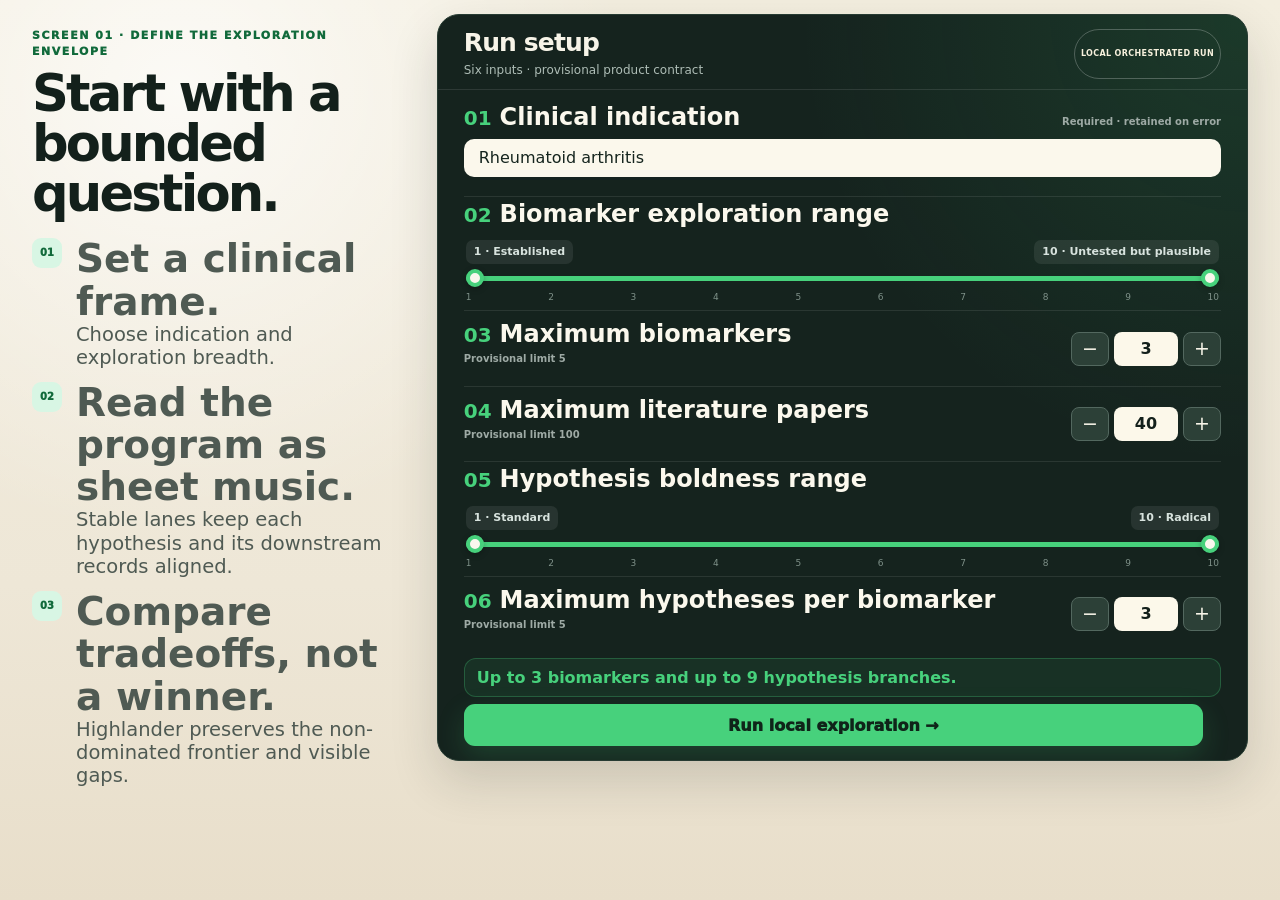
<file: app/index.html>
<!doctype html>
<html lang="en">
<head>
  <meta charset="utf-8">
  <meta name="viewport" content="width=device-width, initial-scale=1">
  <!-- No CSP meta here (unlike the frozen mockup at the repo root): http backend mode
       needs connect-src to reach the run API. Set a real CSP at the serving layer in production. -->
  <title>LABrador — Functional Frontend</title>
  <link rel="icon" href="data:,">
  <link rel="stylesheet" href="./styles.css">
</head>
<body>
  <div id="representative-watermark" class="representative-watermark" role="status" hidden></div>
  <main>
    <section id="screen-setup" class="screen setup-screen active" data-screen="setup" aria-labelledby="setup-title">
      <div class="setup-layout">
        <aside class="setup-intro">
          <p class="eyebrow">Screen 01 · define the exploration envelope</p>
          <h1 id="setup-title">Start with a bounded question.</h1>
          <ol class="journey-preview" aria-label="Product journey">
            <li><span><strong>Set a clinical frame.</strong><br><span class="journey-detail">Choose indication and exploration breadth.</span></span></li>
            <li><span><strong>Read the program as sheet music.</strong><br><span class="journey-detail">Stable lanes keep each hypothesis and its downstream records aligned.</span></span></li>
            <li><span><strong>Compare tradeoffs, not a winner.</strong><br><span class="journey-detail">Highlander preserves the non-dominated frontier and visible gaps.</span></span></li>
          </ol>
        </aside>

        <article class="setup-panel" data-region="setup-panel">
          <header class="setup-panel-head">
            <div>
              <h2>Run setup</h2>
              <p>Six inputs · provisional product contract</p>
            </div>
            <span id="setup-mode-chip" class="truth-chip mock">Mock run</span>
          </header>

          <form id="setup-form" class="setup-form" novalidate>
            <fieldset class="setup-control" data-setup-input="clinical-indication" data-input-order="1">
              <div class="control-label-row">
                <label class="control-label" for="clinical-indication"><span class="control-index">01</span>Clinical indication</label>
                <span class="control-help">Required · retained on error</span>
              </div>
              <input id="clinical-indication" class="text-input" name="clinicalIndication" type="text" value="Rheumatoid arthritis" autocomplete="off" aria-describedby="indication-error">
              <p id="indication-error" class="field-error" aria-live="polite"></p>
            </fieldset>

            <fieldset class="setup-control" data-setup-input="biomarker-range" data-input-order="2">
              <legend><span class="control-index">02</span>Biomarker exploration range</legend>
              <div class="dual-range-wrap" data-range-group="biomarker">
                <div class="range-values"><span id="biomarker-low-value">1 · Established</span><span id="biomarker-high-value">10 · Untested but plausible</span></div>
                <div class="dual-range">
                  <div class="range-track"></div><div id="biomarker-fill" class="range-fill"></div>
                  <input id="biomarker-low" type="range" min="1" max="10" step="1" value="1" aria-label="Biomarker range lower bound">
                  <input id="biomarker-high" type="range" min="1" max="10" step="1" value="10" aria-label="Biomarker range upper bound">
                </div>
                <div class="range-scale" aria-hidden="true"><span>1</span><span>2</span><span>3</span><span>4</span><span>5</span><span>6</span><span>7</span><span>8</span><span>9</span><span>10</span></div>
              </div>
            </fieldset>

            <fieldset class="setup-control" data-setup-input="max-biomarkers" data-input-order="3">
              <div class="stepper-row">
                <div>
                  <label class="control-label" for="max-biomarkers"><span class="control-index">03</span>Maximum biomarkers</label>
                  <div class="control-help">Provisional limit 5</div>
                  <p id="max-biomarkers-error" class="field-error"></p>
                </div>
                <div class="stepper">
                  <button type="button" data-step-target="max-biomarkers" data-step="-1" aria-label="Decrease maximum biomarkers">−</button>
                  <input id="max-biomarkers" class="number-input" type="number" min="1" max="5" step="1" value="3" inputmode="numeric" aria-describedby="max-biomarkers-error">
                  <button type="button" data-step-target="max-biomarkers" data-step="1" aria-label="Increase maximum biomarkers">+</button>
                </div>
              </div>
            </fieldset>

            <fieldset class="setup-control" data-setup-input="max-literature-papers" data-input-order="4">
              <div class="stepper-row">
                <div>
                  <label class="control-label" for="max-papers"><span class="control-index">04</span>Maximum literature papers</label>
                  <div class="control-help">Provisional limit 100</div>
                  <p id="max-papers-error" class="field-error"></p>
                </div>
                <div class="stepper">
                  <button type="button" data-step-target="max-papers" data-step="-1" aria-label="Decrease maximum literature papers">−</button>
                  <input id="max-papers" class="number-input" type="number" min="1" max="100" step="1" value="40" inputmode="numeric" aria-describedby="max-papers-error">
                  <button type="button" data-step-target="max-papers" data-step="1" aria-label="Increase maximum literature papers">+</button>
                </div>
              </div>
            </fieldset>

            <fieldset class="setup-control" data-setup-input="hypothesis-range" data-input-order="5">
              <legend><span class="control-index">05</span>Hypothesis boldness range</legend>
              <div class="dual-range-wrap" data-range-group="hypothesis">
                <div class="range-values"><span id="hypothesis-low-value">1 · Standard</span><span id="hypothesis-high-value">10 · Radical</span></div>
                <div class="dual-range">
                  <div class="range-track"></div><div id="hypothesis-fill" class="range-fill"></div>
                  <input id="hypothesis-low" type="range" min="1" max="10" step="1" value="1" aria-label="Hypothesis range lower bound">
                  <input id="hypothesis-high" type="range" min="1" max="10" step="1" value="10" aria-label="Hypothesis range upper bound">
                </div>
                <div class="range-scale" aria-hidden="true"><span>1</span><span>2</span><span>3</span><span>4</span><span>5</span><span>6</span><span>7</span><span>8</span><span>9</span><span>10</span></div>
              </div>
            </fieldset>

            <fieldset class="setup-control" data-setup-input="max-hypotheses-per-biomarker" data-input-order="6">
              <div class="stepper-row">
                <div>
                  <label class="control-label" for="max-hypotheses"><span class="control-index">06</span>Maximum hypotheses per biomarker</label>
                  <div class="control-help">Provisional limit 5</div>
                  <p id="max-hypotheses-error" class="field-error"></p>
                </div>
                <div class="stepper">
                  <button type="button" data-step-target="max-hypotheses" data-step="-1" aria-label="Decrease maximum hypotheses per biomarker">−</button>
                  <input id="max-hypotheses" class="number-input" type="number" min="1" max="5" step="1" value="3" inputmode="numeric" aria-describedby="max-hypotheses-error">
                  <button type="button" data-step-target="max-hypotheses" data-step="1" aria-label="Increase maximum hypotheses per biomarker">+</button>
                </div>
              </div>
            </fieldset>

            <div class="setup-summary" data-region="validation-summary">
              <strong id="branch-preview">Up to 3 biomarkers and up to 9 hypothesis branches.</strong>
            </div>

            <div id="snapshot-note" class="snapshot-note" role="status"></div>

            <div class="setup-actions">
              <button id="run-button" class="run-button" type="submit">Run illustrative exploration →</button>
            </div>
          </form>
        </article>
      </div>
    </section>

    <section id="screen-graph" class="screen graph-screen" data-screen="graph" aria-labelledby="graph-title">
      <header class="run-header" data-region="run-header">
        <div class="run-identity">
          <p class="eyebrow">Screen 02 · program graph</p>
          <h1 id="graph-title"><span id="graph-indication">Rheumatoid arthritis</span></h1>
          <p><span id="graph-run-id" class="mono">RUN—</span> · immutable setup: <span id="graph-snapshot">up to 3 × 3; 40 papers</span></p>
        </div>
        <div id="progress-strip" class="progress-strip" aria-label="Sequential five-stage progress"></div>
        <div class="run-tools">
          <button id="freshness-button" class="button small" type="button">Simulate stale UI</button>
          <button id="restart-demo" class="button small" type="button">Restart mock arrivals</button>
          <button id="module-map-button" class="button small" type="button">Module alignment</button>
          <div id="freshness" class="freshness" data-state="fresh">UI freshness: FRESH · awaiting run</div>
        </div>
      </header>

      <div id="graph-scroller" class="graph-scroller" data-region="graph-viewport" tabindex="0" aria-label="Scrollable program graph viewport">
        <div id="graph-surface" class="graph-surface" data-region="graph-canvas">
          <div class="band-bg" data-graph-root="indication" data-stage="indication" data-shelf-label="fixed indication root" style="top:0"></div>
          <div class="band-bg" data-graph-stage="biomarker" data-stage="biomarker" data-shelf-label="pending / missing shelf" style="top:440px"></div>
          <div class="band-bg" data-graph-stage="hypothesis" data-stage="hypothesis" data-shelf-label="pending / missing shelf" style="top:880px"></div>
          <div class="band-bg" data-graph-stage="roi" data-stage="roi" data-shelf-label="pending / missing shelf" style="top:1320px"></div>
          <div class="band-bg" data-graph-stage="recruitability" data-stage="recruitability" data-shelf-label="pending / missing shelf" style="top:1760px"></div>
          <div class="band-bg" data-graph-stage="simulation" data-stage="simulation" data-shelf-label="pending / missing shelf" style="top:2200px"></div>

          <svg id="connectors" class="connectors" aria-hidden="true" viewBox="0 0 2968 2640" preserveAspectRatio="none"></svg>
          <div id="graph-nodes" class="graph-nodes"></div>

          <aside class="stage-rail" data-region="metric-rail" aria-label="Sticky stage and metric rail">
            <div class="rail-band" data-stage="indication">
              <span class="rail-kicker">Fixed root</span><h2>Indication</h2>
              <p>Submitted clinical frame. No metric repositions this root.</p>
            </div>
            <div class="rail-band" data-stage="biomarker">
              <span class="rail-kicker">Stage 01</span><h2>Biomarker / target</h2>
              <div id="metric-biomarker" class="metric-buttons" role="group" aria-label="Biomarker display metric">
                <button class="metric-button" type="button" data-metric-stage="biomarker" data-metric-value="exploration" aria-pressed="true">Exploration posture</button>
                <button class="metric-button" type="button" data-metric-stage="biomarker" data-metric-value="evidence" aria-pressed="false">Evidence support</button>
                <button class="metric-button" type="button" data-metric-stage="biomarker" data-metric-value="pursuit" aria-pressed="false">Prior pursuit</button>
              </div>
              <div class="axis-mini"><span class="axis-low">low · top</span><span class="axis-high">high · bottom</span><span class="axis-source">named scale<br>illustrative</span></div>
            </div>
            <div class="rail-band" data-stage="hypothesis">
              <span class="rail-kicker">Stage 02</span><h2>Hypothesis</h2>
              <div id="metric-hypothesis" class="metric-buttons" role="group" aria-label="Hypothesis display metric">
                <button class="metric-button" type="button" data-metric-stage="hypothesis" data-metric-value="boldness" aria-pressed="true">Boldness</button>
                <button class="metric-button" type="button" data-metric-stage="hypothesis" data-metric-value="evidence" aria-pressed="false">Evidence support</button>
                <button class="metric-button" type="button" data-metric-stage="hypothesis" data-metric-value="plausibility" aria-pressed="false">Biological plausibility</button>
              </div>
              <div class="axis-mini"><span class="axis-low">low · top</span><span class="axis-high">high · bottom</span><span class="axis-source">1–10<br>proxy</span></div>
            </div>
            <div class="rail-band" data-stage="roi">
              <span class="rail-kicker">Stage 03</span><h2>ROI / impact</h2>
              <div id="metric-roi" class="metric-buttons" role="group" aria-label="ROI display metric">
                <button class="metric-button" type="button" data-metric-stage="roi" data-metric-value="rnpv" aria-pressed="true">P50 rNPV</button>
                <button class="metric-button" type="button" data-metric-stage="roi" data-metric-value="positive" aria-pressed="false">Probability positive rNPV</button>
                <button class="metric-button" type="button" data-metric-stage="roi" data-metric-value="impact" aria-pressed="false">Clinical impact</button>
              </div>
              <div class="axis-mini"><span class="axis-low">low · top</span><span class="axis-high">high · bottom</span><span class="axis-source">$M / %<br>modeled</span></div>
            </div>
            <div class="rail-band" data-stage="recruitability">
              <span class="rail-kicker">Stage 04</span><h2>Recruitability</h2>
              <div id="metric-recruitability" class="metric-buttons" role="group" aria-label="Recruitability display metric">
                <button class="metric-button" type="button" data-metric-stage="recruitability" data-metric-value="recruit" aria-pressed="true">Recruitability</button>
                <button class="metric-button" type="button" data-metric-stage="recruitability" data-metric-value="duration" aria-pressed="false">Enrollment duration</button>
                <button class="metric-button" type="button" data-metric-stage="recruitability" data-metric-value="screens" aria-pressed="false">Screens per enrollee</button>
                <button class="metric-button" type="button" data-metric-stage="recruitability" data-metric-value="risk" aria-pressed="false">Recruitability risk</button>
              </div>
              <div class="axis-mini"><span class="axis-low">low · top</span><span class="axis-high">high · bottom</span><span class="axis-source">0–100<br>representative</span></div>
            </div>
            <div class="rail-band" data-stage="simulation">
              <span class="rail-kicker">Stage 05</span><h2>Target tractability</h2>
              <div id="metric-simulation" class="metric-buttons" role="group" aria-label="Target tractability display metric">
                <button class="metric-button" type="button" data-metric-stage="simulation" data-metric-value="tractability_fit" aria-pressed="true">Branch tractability fit</button>
                <button class="metric-button" type="button" data-metric-stage="simulation" data-metric-value="precedent" aria-pressed="false">Retrieved precedent</button>
                <button class="metric-button" type="button" data-metric-stage="simulation" data-metric-value="computed" aria-pressed="false">Computed tractability</button>
              </div>
              <div class="axis-mini"><span class="axis-low">low · top</span><span class="axis-high">high · bottom</span><span id="simulation-axis-source" class="axis-source">metric-specific<br>basis shown</span></div>
            </div>
          </aside>

          <div class="graph-legend" aria-label="Graph state legend"><span>solid = bound record</span><span>·</span><span>dashed = requested capacity</span><span>·</span><span>dotted = real pending</span></div>
        </div>
      </div>

      <footer class="graph-footer" data-region="highlander-readiness">
        <div>
          <div class="readiness-title"><strong>Highlander readiness</strong><span id="readiness-state">BLOCKED · stages nonterminal</span></div>
          <div id="packet-counts" class="packet-counts"><span class="packet-count">0 complete</span><span class="packet-count">0 partial</span><span class="packet-count">0 blocked</span><span class="packet-count">5 nonterminal stages</span></div>
        </div>
        <label id="gap-confirm" class="gap-confirm"><input id="gap-confirm-input" type="checkbox"> <span id="gap-confirm-copy">I acknowledge terminal packet gaps and proxy / not-wired inputs. Continue for product review only.</span></label>
        <button id="launch-highlander" class="button primary launch-button" type="button" disabled>Launch Highlander · blocked</button>
      </footer>

      <aside id="inspector" class="inspector" data-region="interpretability-inspector" aria-labelledby="inspector-heading" aria-hidden="true">
        <header class="inspector-head">
          <div class="inspector-title"><h2 id="inspector-heading" tabindex="-1">Node inspector</h2><p id="inspector-subtitle">No record selected</p></div>
          <div class="inspector-head-actions">
            <button class="icon-button collapse-inspector" type="button" aria-label="Collapse inspector">›</button>
            <button class="icon-button close-inspector" type="button" aria-label="Clear selection and close inspector">×</button>
          </div>
          <span id="collapsed-identity" class="collapsed-identity"></span>
        </header>
        <div id="inspector-body" class="inspector-body"></div>
      </aside>

      <details class="sr-only">
        <summary>Semantic indication to downstream lineage outline</summary>
        <div id="semantic-outline"></div>
      </details>
    </section>

    <section id="screen-highlander" class="screen highlander-screen" data-screen="highlander" aria-labelledby="highlander-title">
      <header class="highlander-head" data-region="frontier-header">
        <div>
          <p class="eyebrow">Screen 03 · hypothesis highlander</p>
          <h1 id="highlander-title">Tradeoffs remain visible.</h1>
          <p><span id="highlander-run-id" class="mono">RUN—</span> · <span id="highlander-mode-description">Highlander mock v0.1</span> · packet snapshot <span id="packet-snapshot" class="mono">—</span></p>
        </div>
        <div class="truth-stack"><span id="highlander-mode-chip" class="truth-chip mock">Proxy frontier</span><span id="highlander-server-chip" class="truth-chip unwired">Not decision grade</span></div>
      </header>

      <div class="highlander-grid">
        <div class="region-stack left-stack">
          <section class="card" data-region="scenario-controls" aria-labelledby="scenario-title">
            <div class="card-head"><div><h2 id="scenario-title">Viewing scenario</h2><p>Preferences alter view order—not raw objectives or baseline Pareto status.</p></div></div>
            <label class="sr-only" for="scenario-profile">Scenario profile</label>
            <select id="scenario-profile" class="scenario-select">
              <option value="balanced">Balanced evidence · v1</option>
              <option value="capital">Capital preservation · v1</option>
              <option value="speed">Enrollment speed · v1</option>
            </select>
            <div id="scenario-meta" class="scenario-meta"></div>
            <div id="weight-list" class="weight-list" aria-label="Viewing preference weights"></div>
          </section>

          <section class="card" data-region="program-list" aria-labelledby="program-list-title">
            <div class="card-head"><div><h2 id="program-list-title">Programs</h2><p>Non-dominated first. Selection is not a winner designation.</p></div></div>
            <div class="program-filters">
              <label><input id="show-dominated" type="checkbox" checked> dominated</label>
              <label><input id="show-incomparable" type="checkbox" checked> incomparable</label>
            </div>
            <div id="program-list" class="program-list"></div>
          </section>
        </div>

        <div class="region-stack middle-stack">
          <section id="server-highlander-result" class="card server-highlander-result" data-region="server-highlander-result" hidden></section>

          <section class="card" data-region="program-comparison" data-highlander-section="comparison" aria-labelledby="comparison-title">
            <div class="card-head"><div><h2 id="comparison-title">Raw objective comparison</h2><p>Original units, uncertainty, qualifiers, and three-axis frontier membership. No global winner.</p></div><span id="comparison-mode-badge" class="badge proxy">illustrative</span></div>
            <div class="comparison-wrap"><table class="comparison-table"><thead><tr><th>Program</th><th>P50 rNPV</th><th>Positive rNPV</th><th>Recruitability</th><th>Enroll</th><th>Plausibility</th><th>Simulation / tractability</th><th>Baseline status</th></tr></thead><tbody id="comparison-body"></tbody></table></div>
            <figure class="pareto-figure">
              <figcaption id="pareto-caption"><strong>Three-dimensional Pareto view:</strong> P50 rNPV × recruitability × simulation / tractability. Each numbered point is one plan. Plans with identical vectors fan slightly around their shared coordinate. <span class="pareto-frontier-key">Nominal frontier projection</span> The line is a projected guide through complete non-dominated records, not a frontier surface or decision threshold. Missing values remain on a separate shelf. The current RA demo uses a labeled representative tractability fit on the Z axis; its native cached dossier remains shared across plans.</figcaption>
              <svg id="pareto-plot" class="pareto-plot" data-pareto-frontier="nominal-projection" data-pareto-dimensions="roi,recruitability,simulation" viewBox="0 0 700 250" role="img" aria-label="Three-dimensional plan map for ROI, recruitability, and simulation or tractability with a nominal Pareto frontier projection"><polyline id="nominal-pareto-frontier" class="pareto-frontier-line" data-pareto-frontier-line="nominal-projection" points="" role="img" aria-label="Nominal Pareto frontier projection"></polyline></svg>
            </figure>
          </section>

          <section class="card" data-region="selected-program-detail" data-highlander-section="detail" aria-labelledby="detail-title">
            <div class="card-head"><div><h2 id="detail-title">Selected program detail</h2><p>Public, inspectable justification; no hidden reasoning.</p></div><button id="open-source-node" class="button small" type="button">Open source branch</button></div>
            <div id="program-detail"></div>
          </section>
        </div>

        <div class="region-stack right-stack">
          <section class="card" data-region="grounded-chat" data-highlander-section="chat" aria-labelledby="chat-title">
            <div class="card-head"><div><h2 id="chat-title">Run-grounded chat</h2><p id="chat-scope">Read-only evidence scope · this run and Highlander job only</p></div><span class="badge skipped">not wired</span></div>
            <div class="starter-row" aria-label="Starter questions">
              <button class="button small starter" type="button" data-question="Why is the selected program non-dominated?">Why non-dominated?</button>
              <button class="button small starter" type="button" data-question="What evidence would change this conclusion?">What would change it?</button>
              <button class="button small starter" type="button" data-question="What are the main evidence gaps?">Main gaps?</button>
            </div>
            <div id="chat-log" class="chat-log" aria-live="polite"><div class="chat-message assistant"><span class="answer-label">Scope</span> I can synthesize only the immutable mock packet snapshot. I cannot browse, mutate a record, or create new evidence.</div></div>
            <form id="chat-form" class="chat-form"><label class="sr-only" for="chat-input">Ask about this mock run</label><input id="chat-input" type="text" placeholder="Ask about this run…" autocomplete="off"><button class="button dark" type="submit">Ask</button></form>
          </section>
        </div>
      </div>
    </section>
  </main>

  <dialog id="module-dialog" aria-labelledby="module-dialog-title">
    <div class="dialog-head"><div><p class="eyebrow">Repository alignment</p><h2 id="module-dialog-title">Target adapters vs current reality</h2></div><button class="dialog-close" type="button" data-close-dialog="module-dialog" aria-label="Close module alignment">×</button></div>
    <div class="dialog-body">
      <p id="module-dialog-summary" class="micro">This map is documentation—not an integration claim. The standalone mockup makes no module calls.</p>
      <table class="module-table"><thead><tr><th>Target stage</th><th>Repository module</th><th>Current mockup truth</th></tr></thead><tbody>
        <tr><td>Evidence mapping</td><td>research-evidence-mapper</td><td>Target adapter; standalone deployment exists, flow adapter unverified.</td></tr>
        <tr><td>Hypothesis generation</td><td>planned hypothesis node</td><td>NOT WIRED; source node has no pushed implementation.</td></tr>
        <tr><td>ROI / impact</td><td>therapeutic-program-economics</td><td>Runnable locally; mock outputs synthetic and NOT_DECISION_GRADE.</td></tr>
        <tr><td>Recruitability</td><td>trial-recruitment-forecaster</td><td>Runnable locally; this UI uses representative planning fields.</td></tr>
        <tr><td>Atomistic simulation</td><td>target capability</td><td>SKIPPED · MODULE_NOT_WIRED · result basis NOT WIRED.</td></tr>
        <tr><td>Highlander</td><td>hypothesis-highlander</td><td>Local proxy module; real node-contract interop unverified.</td></tr>
      </tbody></table>
    </div>
    <div class="dialog-actions"><button class="button dark" type="button" data-close-dialog="module-dialog">Close</button></div>
  </dialog>

  <div id="toast" class="toast" role="status" aria-live="polite"></div>
  <div id="live-region" class="sr-only" aria-live="polite" aria-atomic="true"></div>

  <script type="module" src="./js/app.js"></script>
</body>
</html>
</file>
<file: app/styles.css>
:root {
      color-scheme: light;
      --cream: #f3eedf;
      --cream-2: #e9e1ce;
      --paper: #fffdf6;
      --ink: #13201b;
      --muted: #5d665f;
      --line: #c9c3b2;
      --dark: #15231e;
      --dark-2: #21342c;
      --green: #47d17c;
      --green-dark: #116a3b;
      --green-soft: #d8f6e4;
      --amber: #b56e05;
      --amber-soft: #fff0cc;
      --red: #a83c32;
      --red-soft: #ffe2dc;
      --blue: #276777;
      --blue-soft: #dceff3;
      --violet: #68528f;
      --violet-soft: #eee6fa;
      --shadow: 0 20px 48px rgba(34, 39, 31, .16);
      --radius: 16px;
      --node-w: 224px;
      --node-h: 144px;
      --lane: 272px;
      --band: 440px;
      --fork: 144px;
      --rail: 184px;
      --plot: 264px;
      --shelf: 64px;
      --inspector: 380px;
      --inspector-collapsed: 40px;
      --motion: 400ms;
      --focus: #146dff;
    }

    * { box-sizing: border-box; }

    html { min-width: 1100px; min-height: 680px; background: var(--cream); }

    body {
      margin: 0;
      min-width: 1100px;
      min-height: 100vh;
      color: var(--ink);
      background:
        radial-gradient(circle at 14% 10%, rgba(255,255,255,.72), transparent 28rem),
        linear-gradient(180deg, var(--cream), #eee7d7 65%, #e8deca);
      font-family: Inter, ui-sans-serif, system-ui, -apple-system, BlinkMacSystemFont, "Segoe UI", sans-serif;
      line-height: 1.45;
    }

    .representative-watermark {
      position: fixed;
      z-index: 1200;
      inset: auto 18px 18px auto;
      padding: 9px 13px;
      color: #4f2e00;
      background: rgba(255, 217, 143, .96);
      border: 2px solid var(--amber);
      border-radius: 8px;
      box-shadow: var(--shadow);
      font-size: 11px;
      font-weight: 950;
      letter-spacing: .08em;
      pointer-events: none;
    }

    .representative-watermark[hidden] { display: none; }

    button, input, select, textarea { font: inherit; }
    button, select, input[type="range"] { cursor: pointer; }

    button:focus-visible,
    input:focus-visible,
    select:focus-visible,
    textarea:focus-visible,
    [tabindex]:focus-visible {
      outline: 3px solid var(--focus);
      outline-offset: 3px;
    }

    button:disabled { cursor: not-allowed; opacity: .48; }

    .sr-only {
      position: absolute !important;
      width: 1px !important;
      height: 1px !important;
      padding: 0 !important;
      margin: -1px !important;
      overflow: hidden !important;
      clip: rect(0, 0, 0, 0) !important;
      white-space: nowrap !important;
      border: 0 !important;
    }

    .desktop-notice {
      display: none;
      position: fixed;
      inset: 0 auto auto 0;
      z-index: 1000;
      width: 100%;
      padding: 9px 18px;
      color: #241500;
      background: var(--amber-soft);
      border-bottom: 2px solid var(--amber);
      font-weight: 800;
      text-align: center;
    }

    /* Below the supported desktop envelope: keep every control reachable by
       scrolling. The notice and header become static so they stack in flow —
       a fixed notice sizes to the viewport (not the 1100px layout floor) and
       wraps over the fixed header on narrow screens. */
    @media (max-width: 1279px), (max-height: 719px) {
      /* !important: this block precedes the base .app-header/.desktop-notice
         rules in the file, so the override needs the extra weight. */
      .desktop-notice { display: block; position: static !important; }
      .app-header { position: static !important; }
      .screen { padding-top: 12px !important; }
    }

    .app-header {
      position: fixed;
      z-index: 100;
      inset: 0 0 auto;
      height: 76px;
      display: grid;
      grid-template-columns: minmax(220px, 1fr) auto minmax(340px, 1fr);
      align-items: center;
      gap: 20px;
      padding: 0 24px;
      color: #f8f5e9;
      background: rgba(21, 35, 30, .98);
      border-bottom: 1px solid rgba(255,255,255,.12);
      box-shadow: 0 8px 28px rgba(20, 29, 25, .16);
    }

    .brand {
      display: flex;
      align-items: center;
      gap: 11px;
      min-width: 0;
    }

    .brand-mark {
      display: grid;
      place-items: center;
      width: 38px;
      height: 38px;
      flex: 0 0 auto;
      color: var(--dark);
      background: var(--green);
      border-radius: 10px 10px 10px 3px;
      font-weight: 950;
      letter-spacing: -.04em;
    }

    .brand-name { font-size: 17px; font-weight: 900; letter-spacing: -.02em; }
    .brand-sub { color: #aebbb5; font-size: 11px; }

    .screen-nav {
      display: flex;
      align-items: center;
      gap: 4px;
      padding: 4px;
      background: rgba(255,255,255,.07);
      border-radius: 11px;
    }

    .nav-button {
      min-width: 108px;
      padding: 8px 12px;
      color: #b7c2bd;
      background: transparent;
      border: 0;
      border-radius: 8px;
      font-size: 12px;
      font-weight: 800;
    }

    .nav-button[aria-current="page"] {
      color: var(--dark);
      background: var(--green);
    }

    .nav-button.locked::after { content: " · locked"; color: #7f8d86; font-size: 10px; }

    .truth-stack {
      justify-self: end;
      display: flex;
      gap: 4px;
      flex-wrap: wrap;
      justify-content: flex-end;
    }

    .truth-chip, .chip, .badge {
      display: inline-flex;
      align-items: center;
      gap: 5px;
      width: fit-content;
      border-radius: 999px;
      font-weight: 900;
      letter-spacing: .045em;
      text-transform: uppercase;
      white-space: nowrap;
    }

    .truth-chip {
      padding: 4px 6px;
      color: #f7f1dd;
      border: 1px solid rgba(255,255,255,.24);
      font-size: 8px;
    }

    .truth-chip.mock { color: #10291e; background: var(--green); border-color: var(--green); }
    .truth-chip.unwired { color: #301800; background: #f5b55f; border-color: #f5b55f; }

    .screen {
      display: none;
      min-height: 100vh;
      padding-top: 0;
    }

    .screen.active { display: block; }

    .eyebrow {
      margin: 0 0 8px;
      color: var(--green-dark);
      font-size: 11px;
      font-weight: 950;
      letter-spacing: .14em;
      text-transform: uppercase;
    }

    h1, h2, h3, p { margin-top: 0; }
    h1 { font-size: clamp(36px, 4vw, 64px); line-height: .98; letter-spacing: -.055em; }
    h2 { font-size: 25px; line-height: 1.1; letter-spacing: -.035em; }
    h3 { font-size: 15px; line-height: 1.2; }

    .muted { color: var(--muted); }
    .micro { font-size: 11px; line-height: 1.35; }
    .mono { font-family: ui-monospace, SFMono-Regular, Menlo, Monaco, Consolas, monospace; }

    .button {
      min-height: 38px;
      padding: 9px 14px;
      border: 1px solid var(--line);
      border-radius: 9px;
      color: var(--ink);
      background: var(--paper);
      font-size: 12px;
      font-weight: 850;
    }

    .button:hover:not(:disabled) { border-color: #8e8a7c; transform: translateY(-1px); }
    .button.primary { color: #102218; background: var(--green); border-color: #2eae64; }
    .button.primary:hover:not(:disabled) { background: #5de08d; }
    .button.dark { color: white; background: var(--dark); border-color: var(--dark); }
    .button.danger { color: var(--red); border-color: #d5a09a; background: #fff9f6; }
    .button.ghost { background: transparent; }
    .button.small { min-height: 30px; padding: 5px 9px; font-size: 10px; }

    /* Screen 1 */
    .setup-screen { padding-bottom: 54px; }

    .setup-layout {
      width: min(1320px, calc(100% - 64px));
      margin: 0 auto;
      padding: 54px 0 0;
      display: grid;
      grid-template-columns: minmax(300px, .75fr) minmax(760px, 1.65fr);
      gap: 44px;
      align-items: start;
    }

    .setup-intro { position: sticky; top: 118px; padding: 38px 12px 0 0; }
    .setup-intro h1 { margin-bottom: 22px; }
    .setup-intro > p:not(.eyebrow) { max-width: 490px; font-size: 17px; }

    .journey-preview {
      margin-top: 34px;
      padding-left: 0;
      list-style: none;
      counter-reset: journey;
    }

    .journey-preview li {
      counter-increment: journey;
      display: grid;
      grid-template-columns: 34px 1fr;
      gap: 10px;
      align-items: start;
      margin: 14px 0;
      color: #4f5a53;
      font-size: 39px;
      line-height: 1.08;
    }

    .journey-detail {
      display: inline-block;
      font-size: 19.5px;
      line-height: 1.2;
    }

    .journey-preview li::before {
      content: counter(journey, decimal-leading-zero);
      display: grid;
      place-items: center;
      width: 30px;
      height: 30px;
      color: var(--green-dark);
      background: var(--green-soft);
      border-radius: 9px;
      font-weight: 950;
      font-size: 10px;
    }

    .setup-panel {
      color: #f7f4e8;
      background:
        radial-gradient(circle at 100% 0, rgba(71, 209, 124, .13), transparent 28rem),
        var(--dark);
      border: 1px solid #263b32;
      border-radius: 22px;
      box-shadow: var(--shadow);
      overflow: hidden;
    }

    .setup-panel-head {
      display: flex;
      justify-content: space-between;
      gap: 20px;
      padding: 28px 30px 21px;
      border-bottom: 1px solid rgba(255,255,255,.1);
    }

    .setup-panel-head h2 { margin-bottom: 5px; }
    .setup-panel-head p { margin: 0; color: #aebdb6; font-size: 12px; }

    .setup-form { padding: 8px 30px 28px; }

    .setup-control {
      min-width: 0;
      margin: 0;
      padding: 18px 0;
      border: 0;
      border-bottom: 1px solid rgba(255,255,255,.09);
    }

    .setup-control:last-of-type { border-bottom: 0; }

    .control-label-row {
      display: flex;
      justify-content: space-between;
      gap: 16px;
      align-items: baseline;
      margin-bottom: 8px;
    }

    .control-label, .setup-control legend {
      padding: 0;
      color: #fbf8ed;
      font-size: 24px;
      font-weight: 900;
    }

    .control-index { margin-right: 8px; color: var(--green); font-size: 20px; }
    .control-help { color: #9eaaa5; font-size: 10px; font-weight: 650; }

    .text-input {
      width: 100%;
      height: 46px;
      padding: 0 13px;
      color: #15251e;
      background: #fbf8ec;
      border: 2px solid transparent;
      border-radius: 10px;
    }

    .text-input[aria-invalid="true"], .number-input[aria-invalid="true"] { border-color: #ff8d80; }
    .field-error { min-height: 17px; margin: 6px 0 0; color: #ffb1a7; font-size: 10px; font-weight: 750; }

    .dual-range-wrap { position: relative; padding: 3px 2px 0; }

    .range-values {
      display: flex;
      justify-content: space-between;
      gap: 12px;
      margin-bottom: 10px;
      color: #d8e3de;
      font-size: 11px;
      font-weight: 800;
    }

    .range-values span {
      padding: 4px 8px;
      background: rgba(255,255,255,.08);
      border-radius: 7px;
    }

    .dual-range {
      position: relative;
      height: 32px;
    }

    .range-track {
      position: absolute;
      inset: 12px 0 auto;
      height: 5px;
      background: #405149;
      border-radius: 999px;
    }

    .range-fill {
      position: absolute;
      top: 12px;
      height: 5px;
      background: var(--green);
      border-radius: 999px;
      pointer-events: none;
    }

    .dual-range input[type="range"] {
      position: absolute;
      inset: 0;
      width: 100%;
      height: 28px;
      margin: 0;
      background: transparent;
      appearance: none;
      pointer-events: none;
    }

    .dual-range input[type="range"]::-webkit-slider-thumb {
      width: 18px;
      height: 18px;
      appearance: none;
      pointer-events: auto;
      background: #f9f7ed;
      border: 4px solid var(--green);
      border-radius: 50%;
      box-shadow: 0 2px 6px rgba(0,0,0,.24);
    }

    .dual-range input[type="range"]::-moz-range-thumb {
      width: 12px;
      height: 12px;
      pointer-events: auto;
      background: #f9f7ed;
      border: 4px solid var(--green);
      border-radius: 50%;
    }

    .range-scale {
      display: flex;
      justify-content: space-between;
      color: #7f9189;
      font-size: 9px;
    }

    .stepper-row { display: grid; grid-template-columns: 1fr auto; align-items: center; gap: 24px; }

    .stepper {
      display: grid;
      grid-template-columns: 38px 64px 38px;
      gap: 5px;
      align-items: center;
    }

    .stepper button {
      height: 38px;
      color: #f7f4e8;
      background: #2c4037;
      border: 1px solid #53685f;
      border-radius: 8px;
      font-size: 19px;
      line-height: 1;
    }

    .number-input {
      width: 64px;
      height: 38px;
      padding: 0 7px;
      color: var(--ink);
      background: #fcf8ea;
      border: 2px solid transparent;
      border-radius: 8px;
      text-align: center;
      font-weight: 900;
      appearance: textfield;
    }

    .number-input::-webkit-inner-spin-button { appearance: none; }

    .setup-summary {
      margin-top: 20px;
      padding: 16px;
      color: #dce8e1;
      background: rgba(71,209,124,.08);
      border: 1px solid rgba(71,209,124,.28);
      border-radius: 12px;
    }

    .setup-summary strong { color: var(--green); }

    .setup-actions {
      display: grid;
      grid-template-columns: 1fr auto;
      gap: 18px;
      align-items: center;
      margin-top: 18px;
    }

    .setup-actions p { margin: 0; color: #9caaa3; font-size: 10px; }

    .run-button {
      min-width: 176px;
      min-height: 52px;
      padding: 0 22px;
      color: #0f2419;
      background: var(--green);
      border: 0;
      border-radius: 11px;
      box-shadow: 0 10px 28px rgba(71,209,124,.18);
      font-weight: 950;
    }

    .snapshot-note {
      display: none;
      margin-top: 14px;
      padding: 11px 13px;
      color: #c6d2cc;
      background: rgba(255,255,255,.06);
      border-radius: 9px;
      font-size: 10px;
    }

    .snapshot-note.visible { display: block; }

    /* Screen 2 */
    .graph-screen {
      --graph-header: 160px;
      --graph-footer: 84px;
      background: #ebe6d8;
      overflow: hidden;
    }

    .run-header {
      height: var(--graph-header);
      display: grid;
      grid-template-columns: minmax(320px, 1.2fr) minmax(500px, 1.8fr) auto;
      gap: 20px;
      align-items: center;
      padding: 14px 22px;
      background: var(--paper);
      border-bottom: 1px solid var(--line);
    }

    .run-identity { min-width: 0; }
    .run-identity h1 { margin: 0 0 5px; font-size: 25px; line-height: 1.1; letter-spacing: -.035em; overflow-wrap: anywhere; }
    .run-identity p { margin: 0; color: var(--muted); font-size: 10px; overflow-wrap: anywhere; }

    .progress-strip { min-width: 0; display: grid; grid-template-columns: repeat(5, minmax(88px, 1fr)); gap: 5px; }

    .progress-step {
      min-width: 0;
      padding: 9px 8px;
      background: #f0ede3;
      border: 1px solid #d7d0bf;
      border-radius: 9px;
    }

    .progress-step .stage-num { color: #7a827c; font-size: 9px; font-weight: 900; }
    .progress-step strong { display: block; font-size: 10px; overflow-wrap: anywhere; }
    .progress-step .stage-state { display: block; margin-top: 2px; color: #646c66; font-size: 9px; font-weight: 800; line-height: 1.3; overflow-wrap: anywhere; }
    .progress-step[data-state="running"] { background: var(--blue-soft); border-color: #7cb0bb; }
    .progress-step[data-state="complete"] { background: var(--green-soft); border-color: #88caa1; }
    .progress-step[data-state="replay"] { background: var(--green-soft); border-color: #88caa1; box-shadow: inset 4px 0 0 var(--amber); }
    .progress-step[data-state="warning"] { background: var(--amber-soft); border-color: #d8aa58; }
    .progress-step[data-state="failed"] { background: var(--red-soft); border-color: #cf8d84; }

    .run-tools { display: flex; flex-wrap: wrap; justify-content: flex-end; gap: 6px; max-width: 280px; }
    .freshness { width: 100%; text-align: right; color: var(--muted); font-size: 9px; font-weight: 800; }
    .freshness[data-state="stale"] { color: var(--red); }

    .graph-scroller {
      position: relative;
      height: calc(100vh - 76px - var(--graph-header) - var(--graph-footer));
      min-height: 430px;
      overflow: auto;
      overscroll-behavior: contain;
      background: #e7e1d2;
    }

    .graph-surface {
      position: relative;
      width: 2968px;
      height: calc(var(--band) * 6);
      min-width: 100%;
      background:
        linear-gradient(90deg, rgba(25,44,36,.05) 1px, transparent 1px) 0 0 / var(--lane) 100%,
        #eee9dc;
    }

    .band-bg {
      position: absolute;
      left: 0;
      right: 0;
      height: var(--band);
      border-bottom: 1px solid #cfc8b6;
    }

    .band-bg:nth-child(odd) { background: rgba(255,255,255,.26); }
    .band-bg::after {
      content: attr(data-shelf-label);
      position: absolute;
      left: 193px;
      bottom: 10px;
      padding: 2px 6px;
      color: #7c7567;
      background: rgba(255,255,255,.54);
      border: 1px dashed #b8b09e;
      border-radius: 5px;
      font-size: 8px;
      font-weight: 900;
      letter-spacing: .06em;
      text-transform: uppercase;
    }

    .stage-rail {
      position: sticky;
      left: 0;
      z-index: 20;
      width: var(--rail);
      height: calc(var(--band) * 6);
      color: #ecf2ee;
      background: rgba(21,35,30,.975);
      box-shadow: 12px 0 25px rgba(34, 37, 31, .11);
    }

    .rail-band {
      height: var(--band);
      padding: 16px 14px;
      border-bottom: 1px solid rgba(255,255,255,.11);
    }

    .rail-band .rail-kicker { color: #8da198; font-size: 8px; font-weight: 900; letter-spacing: .08em; text-transform: uppercase; }
    .rail-band h2 { margin: 4px 0 8px; font-size: 14px; letter-spacing: -.015em; }
    .rail-band p { margin: 0 0 9px; color: #a8b8b0; font-size: 8px; line-height: 1.35; }

    .metric-buttons {
      display: grid;
      gap: 4px;
      width: 100%;
    }

    .metric-button {
      min-height: 27px;
      padding: 5px 7px;
      color: #c4d0ca;
      background: rgba(255,255,255,.06);
      border: 1px solid rgba(255,255,255,.16);
      border-radius: 6px;
      font-size: 9px;
      font-weight: 850;
      line-height: 1.2;
      text-align: left;
    }

    .metric-button:hover { color: white; border-color: rgba(255,255,255,.38); }
    .metric-button[aria-pressed="true"] { color: #102218; background: var(--green); border-color: var(--green); }

    .axis-mini {
      position: relative;
      height: 126px;
      margin-top: 12px;
      color: #92a59b;
      font-size: 7px;
    }

    .axis-mini::before {
      content: "";
      position: absolute;
      left: 8px;
      top: 14px;
      bottom: 36px;
      width: 1px;
      background: #60756b;
    }

    .axis-low, .axis-high {
      position: absolute;
      left: 15px;
      width: calc(100% - 15px);
      font-size: 22px;
      font-weight: 850;
      letter-spacing: -.04em;
      line-height: .95;
    }

    .axis-low { top: 0; }
    .axis-high { bottom: 28px; }
    .axis-source { position: absolute; right: 0; bottom: 0; color: #6f8279; text-align: right; }

    .connectors {
      position: absolute;
      z-index: 4;
      inset: 0;
      width: 100%;
      height: 100%;
      pointer-events: none;
      overflow: visible;
    }

    .connector {
      fill: none;
      stroke: #8e998f;
      stroke-width: 1.5;
      vector-effect: non-scaling-stroke;
    }

    .connector.selected { stroke: var(--green-dark); stroke-width: 3; }
    .connector.preview { stroke: var(--blue); stroke-width: 2.5; stroke-dasharray: 5 3; }
    .connector.dimmed { opacity: .16; }

    .graph-nodes { position: absolute; z-index: 8; inset: 0; pointer-events: none; }

    .graph-node {
      position: absolute;
      width: var(--node-w);
      height: var(--node-h);
      display: flex;
      flex-direction: column;
      justify-content: flex-start;
      gap: 4px;
      padding: 13px 14px;
      color: var(--ink);
      background: var(--paper);
      border: 1.5px solid #9f9a8c;
      border-radius: 12px;
      box-shadow: 0 4px 10px rgba(40, 43, 36, .12);
      text-align: left;
      pointer-events: auto;
      transition: top var(--motion) ease, box-shadow 150ms ease, opacity 150ms ease, border-color 150ms ease;
    }

    button.graph-node { appearance: none; }
    .graph-node:hover { box-shadow: 0 8px 20px rgba(40,43,36,.2); }
    .graph-node .node-stage-label { overflow: hidden; color: #6b746e; font-size: 8px; font-weight: 950; letter-spacing: .08em; text-overflow: ellipsis; text-transform: uppercase; white-space: nowrap; }
    .graph-node .node-label { display: -webkit-box; overflow: hidden; -webkit-box-orient: vertical; -webkit-line-clamp: 2; font-size: 14px; font-weight: 950; line-height: 1.16; }
    .graph-node .node-value { overflow: hidden; color: #38453e; font-size: 11px; font-weight: 850; text-overflow: ellipsis; white-space: nowrap; }
    .graph-node .node-detail { display: -webkit-box; min-height: 28px; flex: 1; overflow: hidden; color: #646d67; -webkit-box-orient: vertical; -webkit-line-clamp: 2; font-size: 9px; line-height: 1.35; }
    .graph-node .node-badges { display: grid; width: 100%; grid-template-columns: max-content minmax(0, 1fr) minmax(0, 1fr); gap: 3px; overflow: hidden; }
    .graph-node .node-badges.http-truth { grid-template-columns: max-content repeat(3, minmax(0, 1fr)); }
    .graph-node .badge { min-width: 0; padding: 1px 3px; font-size: 6px; text-overflow: ellipsis; white-space: nowrap; }

    .badge {
      max-width: 100%;
      padding: 2px 4px;
      overflow: hidden;
      color: #38433d;
      background: #e8e6dd;
      border: 1px solid #cac6b8;
      border-radius: 4px;
      font-size: 6px;
      text-overflow: ellipsis;
    }

    .badge.complete { color: #0c5730; background: var(--green-soft); border-color: #8dccaa; }
    .badge.running { color: #174e5d; background: var(--blue-soft); border-color: #8abac5; }
    .badge.failed { color: #7e251d; background: var(--red-soft); border-color: #d49b92; }
    .badge.skipped, .badge.warning { color: #6a4105; background: var(--amber-soft); border-color: #d5ad69; }
    .badge.proxy { color: #493570; background: var(--violet-soft); border-color: #b6a4d0; }

    .graph-node.scaffold {
      color: #747a75;
      background: rgba(255,253,246,.46);
      border: 1.5px dashed #aaa598;
      box-shadow: none;
    }

    .graph-node.scaffold .node-label { font-size: 13px; }
    .graph-node.scaffold .node-stage-label { color: #7c817c; }
    .graph-node.scaffold.retired { opacity: .42; }
    .graph-node.pending { border-style: dotted; }
    .graph-node.failed { border-color: var(--red); }
    .graph-node.skipped { border-color: var(--amber); }
    .graph-node.overflow::after { content: "↧ domain"; position: absolute; right: 4px; top: -13px; color: var(--red); font-size: 7px; font-weight: 950; }
    .graph-node.selected { border: 3px solid var(--green-dark); box-shadow: 0 0 0 4px rgba(71,209,124,.22), 0 8px 18px rgba(34,39,31,.22); }
    .graph-node.lineage { border-color: var(--green-dark); box-shadow: 0 0 0 2px rgba(71,209,124,.16); }
    .graph-node.preview { border: 3px dashed var(--blue); }
    .graph-node.dimmed { opacity: .22; }
    .graph-node.selected.dimmed, .graph-node.lineage.dimmed { opacity: 1; }

    .graph-legend {
      position: absolute;
      z-index: 15;
      top: 12px;
      right: 14px;
      display: flex;
      gap: 5px;
      padding: 6px;
      background: rgba(255,253,246,.9);
      border: 1px solid var(--line);
      border-radius: 8px;
      font-size: 8px;
      font-weight: 800;
    }

    .graph-footer {
      position: fixed;
      z-index: 40;
      left: 0;
      right: 0;
      bottom: 0;
      height: var(--graph-footer);
      display: grid;
      grid-template-columns: 1.2fr 1fr auto;
      align-items: center;
      gap: 18px;
      padding: 10px 22px;
      color: #f7f4e8;
      background: var(--dark);
      border-top: 1px solid #3a5046;
    }

    .graph-footer > * { min-width: 0; }
    .readiness-title { display: flex; flex-wrap: wrap; align-items: baseline; gap: 4px 9px; }
    .readiness-title strong { font-size: 13px; }
    .readiness-title span { color: #9eb0a7; font-size: 9px; }
    .packet-counts { display: flex; flex-wrap: wrap; gap: 5px; margin-top: 6px; }
    .packet-count { padding: 3px 6px; color: #dce6e1; background: #273b32; border-radius: 5px; font-size: 8px; font-weight: 850; }

    .gap-confirm { display: none; color: #ffd998; font-size: 9px; }
    .gap-confirm.visible { display: flex; align-items: start; gap: 7px; }
    .gap-confirm input { margin-top: 2px; }
    .gap-confirm span { overflow-wrap: anywhere; }

    .launch-button { min-width: 192px; min-height: 48px; }

    /* Inspector */
    .inspector {
      position: fixed;
      z-index: 80;
      top: 18px;
      right: 16px;
      bottom: 100px;
      width: var(--inspector);
      display: none;
      color: var(--ink);
      background: var(--paper);
      border: 1px solid #9e998b;
      border-radius: 14px;
      box-shadow: 0 28px 72px rgba(25,31,27,.28);
      overflow: hidden;
    }

    .inspector.visible { display: grid; grid-template-rows: auto 1fr; }
    .inspector.collapsed { width: var(--inspector-collapsed); }
    .inspector.collapsed .inspector-head { height: 100%; padding: 10px 5px; flex-direction: column; justify-content: flex-start; }
    .inspector.collapsed .inspector-title, .inspector.collapsed .inspector-body, .inspector.collapsed .close-inspector { display: none; }
    .inspector.collapsed .collapse-inspector { transform: rotate(180deg); }
    .inspector.collapsed .collapsed-identity { display: block; writing-mode: vertical-rl; margin-top: 12px; font-size: 8px; font-weight: 900; }

    .inspector-head {
      display: flex;
      align-items: flex-start;
      justify-content: space-between;
      gap: 10px;
      padding: 13px 14px;
      color: #f5f2e7;
      background: var(--dark);
    }

    .inspector-title { min-width: 0; flex: 1 1 auto; }
    .inspector-title h2 { margin: 0 0 2px; font-size: 16px; line-height: 1.2; overflow-wrap: anywhere; }
    .inspector-title h2:focus { outline: 0; padding-left: 8px; box-shadow: inset 3px 0 0 var(--green); }
    .inspector-title p { margin: 0; color: #a3b2ab; font-size: 8px; overflow-wrap: anywhere; }
    .inspector-head-actions { display: flex; flex: 0 0 auto; gap: 5px; }
    .icon-button { width: 29px; height: 29px; padding: 0; color: #edf2ef; background: #2e4239; border: 1px solid #53665e; border-radius: 7px; font-weight: 950; }
    .collapsed-identity { display: none; color: #cbd7d1; }

    .inspector-body { min-width: 0; overflow-x: hidden; overflow-y: auto; padding: 14px; }

    .state-warning {
      margin-bottom: 10px;
      padding: 9px 10px;
      color: #5b3500;
      background: var(--amber-soft);
      border-left: 4px solid var(--amber);
      border-radius: 6px;
      font-size: 9px;
      font-weight: 750;
    }

    .inspector-status-grid { display: grid; grid-template-columns: repeat(2, minmax(0, 1fr)); gap: 5px; margin-bottom: 12px; }
    .status-card { min-width: 0; padding: 7px; background: #efede4; border-radius: 7px; }
    .status-card span { display: block; color: #777e78; font-size: 7px; font-weight: 900; letter-spacing: .06em; text-transform: uppercase; }
    .status-card strong { display: block; font-size: 9px; overflow-wrap: anywhere; }

    .primary-result { margin-bottom: 12px; padding: 12px; background: var(--green-soft); border: 1px solid #9bcfb0; border-radius: 9px; }
    .primary-result span { display: block; color: var(--green-dark); font-size: 8px; font-weight: 950; text-transform: uppercase; }
    .primary-result strong { display: block; margin-top: 3px; font-size: 20px; line-height: 1.15; overflow-wrap: anywhere; }
    .primary-result p { margin: 4px 0 0; font-size: 8px; overflow-wrap: anywhere; }

    .inspector-section { margin: 10px 0; border-top: 1px solid #ddd8ca; }
    .inspector-section summary { padding: 10px 0 6px; cursor: pointer; font-size: 10px; font-weight: 900; overflow-wrap: anywhere; }
    .inspector-section p, .inspector-section li { color: #4f5953; font-size: 9px; overflow-wrap: anywhere; }
    .inspector-section ul { margin: 4px 0 8px; padding-left: 17px; }
    .native-artifact {
      max-height: 340px;
      margin: 4px 0 10px;
      padding: 10px;
      overflow: auto;
      color: #27342e;
      background: #f0eee5;
      border: 1px solid #d0cab9;
      border-radius: 8px;
      font-size: 9px;
      white-space: pre-wrap;
      word-break: break-word;
    }
    .interpretability-view { min-width: 0; margin: 10px 0; padding: 10px; background: #eef4e9; border: 1px solid #b7c7ad; border-radius: 8px; }
    .interpretability-view > section { min-width: 0; }
    .interpretability-view > section h4 { margin: 0 0 4px; font-size: 13px; overflow-wrap: anywhere; }
    .interpretability-view > section p { margin: 4px 0; overflow-wrap: anywhere; }

    .evidence-artifact { padding: 9px; background: #f0eee5; border-radius: 8px; }
    .evidence-bars { display: grid; gap: 5px; margin: 8px 0; }
    .evidence-row { display: grid; grid-template-columns: 64px 1fr 26px; align-items: center; gap: 6px; font-size: 8px; }
    .evidence-bar { height: 7px; background: #dad6ca; border-radius: 5px; overflow: hidden; }
    .evidence-bar span { display: block; height: 100%; background: var(--green-dark); }

    @media (min-width: 1800px) {
      .graph-screen.inspector-open { --inspector-reserved: calc(var(--inspector) + 34px); }
      .graph-screen.inspector-open:has(.inspector.collapsed) { --inspector-reserved: calc(var(--inspector-collapsed) + 34px); }
      .graph-screen.inspector-open .run-header,
      .graph-screen.inspector-open .graph-scroller { margin-right: var(--inspector-reserved); }
      .graph-screen.inspector-open .graph-footer { right: var(--inspector-reserved); }
      .inspector { top: 10px; right: 10px; bottom: 10px; border-radius: 10px; }
    }

    /* Screen 3 */
    .highlander-screen { background: #ede8da; }

    .server-highlander-result[hidden] { display: none; }
    .server-result-grid { display: grid; grid-template-columns: repeat(3, minmax(0, 1fr)); gap: 7px; }
    .server-result-grid > div { min-width: 0; padding: 8px; background: #efede4; border-radius: 7px; }
    .server-result-grid span { display: block; color: var(--muted); font-size: 7px; font-weight: 900; letter-spacing: .06em; text-transform: uppercase; }
    .server-result-grid strong { display: block; overflow-wrap: anywhere; font-size: 10px; }
    .next-evidence-action { margin-top: 10px; padding: 10px; background: var(--blue-soft); border-left: 4px solid var(--blue); border-radius: 7px; }
    .next-evidence-action strong { display: block; margin-top: 3px; }
    .next-evidence-action p { margin: 4px 0 0; font-size: 9px; }
    .hash-clip { display: block; max-width: 180px; overflow: hidden; text-overflow: ellipsis; white-space: nowrap; }
    .plot-server-label { fill: #4d5751; font-size: 8px; font-weight: 800; }

    .highlander-head {
      min-height: 126px;
      display: grid;
      grid-template-columns: 1fr auto;
      gap: 28px;
      align-items: center;
      padding: 20px 30px;
      color: #f8f5e9;
      background: var(--dark);
      border-bottom: 1px solid #334b40;
    }

    .highlander-head h1 { margin: 0 0 5px; font-size: 30px; }
    .highlander-head p { margin: 0; color: #a9b8b1; font-size: 10px; }
    .highlander-grid {
      display: grid;
      grid-template-columns: 302px minmax(520px, 1.35fr) minmax(380px, .9fr);
      gap: 12px;
      height: calc(100vh - 76px - 126px);
      min-height: 520px;
      padding: 12px;
      overflow: auto;
    }

    .region-stack { min-height: 0; display: grid; gap: 12px; overflow: auto; }
    .left-stack { grid-template-rows: auto minmax(260px, 1fr); }
    .middle-stack { grid-template-rows: minmax(350px, 1.25fr) minmax(230px, .75fr); }
    .right-stack { grid-template-rows: minmax(330px, 1fr); }

    .card {
      min-width: 0;
      padding: 15px;
      background: var(--paper);
      border: 1px solid #cbc5b5;
      border-radius: 12px;
      box-shadow: 0 5px 16px rgba(45,47,40,.06);
      overflow: auto;
    }

    .card-head { display: flex; justify-content: space-between; gap: 10px; align-items: start; margin-bottom: 11px; }
    .card-head h2 { margin: 0; font-size: 15px; }
    .card-head p { margin: 3px 0 0; color: var(--muted); font-size: 8px; }

    .scenario-select { width: 100%; height: 38px; padding: 0 9px; border: 1px solid #aaa596; border-radius: 8px; background: white; font-weight: 850; }
    .scenario-meta { margin-top: 9px; padding: 9px; background: #efede4; border-radius: 8px; font-size: 8px; }
    .weight-list { display: grid; gap: 6px; margin: 10px 0; }
    .weight-row { display: grid; grid-template-columns: 1fr 70px; align-items: center; gap: 10px; font-size: 9px; }
    .weight-track { height: 7px; background: #dbd7cb; border-radius: 7px; overflow: hidden; }
    .weight-track span { display: block; height: 100%; background: var(--violet); }
    .program-filters { display: flex; flex-wrap: wrap; gap: 7px; margin-bottom: 10px; font-size: 9px; }
    .program-filters label { display: flex; align-items: center; gap: 4px; }
    .program-list { display: grid; gap: 7px; }
    .program-item {
      width: 100%;
      padding: 9px;
      color: var(--ink);
      background: #f0eee6;
      border: 1px solid #d2ccbd;
      border-radius: 8px;
      text-align: left;
    }
    .program-item.selected { border: 3px solid var(--green-dark); background: var(--green-soft); }
    .program-item strong { display: block; font-size: 10px; }
    .program-item span { display: block; margin-top: 3px; color: #5f675f; font-size: 8px; }

    [data-region="program-comparison"] {
      display: flex;
      min-height: 0;
      flex-direction: column;
    }
    .comparison-wrap { flex: 0 0 auto; overflow: auto; }
    .comparison-table { width: 100%; min-width: 650px; border-collapse: collapse; font-size: 9px; }
    .comparison-table th { position: sticky; top: 0; z-index: 2; padding: 7px 6px; color: #5c655f; background: var(--paper); border-bottom: 2px solid #bcb6a7; text-align: right; font-size: 7px; text-transform: uppercase; }
    .comparison-table th:first-child, .comparison-table td:first-child { text-align: left; }
    .comparison-table td { padding: 8px 6px; border-bottom: 1px solid #ded9cb; text-align: right; }
    .comparison-table tr[data-status="non-dominated"] td:first-child { border-left: 4px solid var(--green-dark); }
    .comparison-table tr[data-status="dominated"] { opacity: .68; }
    .comparison-table tr[data-status="incomparable"] td:first-child { border-left: 4px dashed var(--amber); }
    .table-program { border: 0; padding: 0; color: var(--ink); background: transparent; font-size: 9px; font-weight: 900; text-align: left; }

    .pareto-figure {
      display: flex;
      min-height: 300px;
      flex: 1 1 300px;
      flex-direction: column;
      margin: 12px 0 0;
      padding: 10px;
      background: #f0eee6;
      border-radius: 9px;
    }
    .pareto-figure figcaption { color: #5e665f; font-size: 8px; }
    .pareto-frontier-key { display: inline-flex; align-items: center; gap: 5px; margin-left: 8px; color: var(--green-dark); font-weight: 900; }
    .pareto-frontier-key::before { width: 24px; border-top: 3px dashed var(--green-dark); content: ""; }
    .pareto-plot { display: block; width: 100%; min-height: 0; height: 100%; flex: 1 1 auto; margin-top: 6px; }
    .pareto-depth-grid { fill: none; stroke: #b9b4a8; stroke-width: 1; }
    .pareto-depth-grid .back-edge { stroke-dasharray: 4 4; opacity: .78; }
    .pareto-axis { stroke: #56615a; stroke-width: 1.5; }
    .pareto-axis-label { fill: #4d5751; font-size: 9px; font-weight: 800; }
    .pareto-shelf { stroke: #a59f92; stroke-dasharray: 3 4; }
    .pareto-cluster-stem { stroke: #7f8a82; stroke-width: 1; stroke-dasharray: 2 2; opacity: .75; pointer-events: none; }
    .pareto-selection-label { fill: var(--green-dark); font-size: 8px; font-weight: 900; }
    .pareto-frontier-line { fill: none; stroke: var(--green-dark); stroke-width: 3; stroke-dasharray: 7 5; stroke-linecap: round; stroke-linejoin: round; opacity: .9; pointer-events: none; }
    .plot-point { cursor: pointer; fill: var(--green-dark); stroke: white; stroke-width: 2; }
    .plot-point.dominated { fill: #92988f; }
    .plot-point.incomparable { fill: var(--amber); stroke-dasharray: 2 1; }
    .plot-point.selected { stroke: var(--focus); stroke-width: 4; }
    .plot-plan-index { fill: white; font-size: 7px; font-weight: 900; pointer-events: none; text-anchor: middle; dominant-baseline: central; }

    .detail-callout { padding: 10px; background: var(--green-soft); border-left: 4px solid var(--green-dark); border-radius: 7px; }
    .detail-callout strong { display: block; font-size: 11px; }
    .detail-callout p { margin: 4px 0 0; font-size: 9px; }
    .objective-vector { display: grid; grid-template-columns: repeat(3, 1fr); gap: 6px; margin: 10px 0; }
    .objective { padding: 8px; background: #efede4; border-radius: 7px; }
    .objective span { display: block; color: #6c746e; font-size: 7px; text-transform: uppercase; }
    .objective strong { font-size: 11px; }
    .detail-sections details { border-top: 1px solid #ded8ca; }
    .detail-sections summary { padding: 8px 0; font-size: 9px; font-weight: 900; cursor: pointer; }
    .detail-sections p, .detail-sections li { font-size: 8px; }

    .chat-log { display: grid; gap: 8px; max-height: 250px; overflow: auto; padding-right: 3px; }
    .chat-message { padding: 9px; border-radius: 9px; font-size: 9px; }
    .chat-message.user { margin-left: 24px; background: var(--dark); color: white; }
    .chat-message.assistant { margin-right: 14px; background: #efede4; }
    .chat-message.abstain { border-left: 4px solid var(--amber); }
    .answer-label { display: inline-flex; margin: 2px 3px 2px 0; padding: 2px 4px; border-radius: 4px; background: white; border: 1px solid #c9c3b5; font-size: 6px; font-weight: 950; text-transform: uppercase; }
    .citation-button { padding: 2px 5px; color: var(--blue); background: #eef8fa; border: 1px solid #93c0c9; border-radius: 4px; font-size: 7px; font-weight: 900; }
    .starter-row { display: flex; flex-wrap: wrap; gap: 5px; margin: 8px 0; }
    .chat-form { display: grid; grid-template-columns: 1fr auto; gap: 6px; margin-top: 8px; }
    .chat-form input { min-width: 0; height: 37px; padding: 0 9px; border: 1px solid #aaa596; border-radius: 8px; }

    dialog {
      width: min(520px, calc(100% - 48px));
      color: var(--ink);
      background: var(--paper);
      border: 1px solid #8f8b7f;
      border-radius: 14px;
      box-shadow: var(--shadow);
    }

    dialog::backdrop { background: rgba(13,24,19,.58); backdrop-filter: blur(3px); }
    .dialog-head { display: flex; justify-content: space-between; gap: 12px; align-items: start; }
    .dialog-head h2 { margin: 0; }
    .dialog-close { width: 31px; height: 31px; border: 0; border-radius: 8px; background: #e7e3d8; font-weight: 900; }
    .dialog-body { margin: 14px 0; }
    .dialog-body textarea { width: 100%; min-height: 92px; padding: 9px; border: 1px solid #aaa596; border-radius: 8px; resize: vertical; }
    .dialog-actions { display: flex; justify-content: flex-end; gap: 7px; }

    .module-table { width: 100%; border-collapse: collapse; font-size: 9px; }
    .module-table th, .module-table td { padding: 7px; border-bottom: 1px solid #ddd7ca; text-align: left; vertical-align: top; }
    .module-table th { color: #5e665f; font-size: 7px; text-transform: uppercase; }

    .toast {
      position: fixed;
      z-index: 200;
      left: 50%;
      bottom: 24px;
      max-width: 520px;
      padding: 10px 14px;
      color: white;
      background: #17251f;
      border: 1px solid #496057;
      border-radius: 9px;
      box-shadow: 0 10px 30px rgba(0,0,0,.22);
      font-size: 10px;
      font-weight: 800;
      transform: translate(-50%, 90px);
      opacity: 0;
      transition: transform 180ms ease, opacity 180ms ease;
    }
    .toast.visible { transform: translate(-50%, 0); opacity: 1; }

    /* Compact setup for every short-but-supported viewport. The old query
       required min-height 820px, so the 720px minimum got the LEAST compact
       layout — the compression now applies to all heights up to 950px. */
    @media (min-width: 1280px) and (max-height: 950px) {
      .setup-layout { padding-top: 14px; gap: 36px; }
      .setup-intro { padding-top: 14px; }
      .setup-intro h1 { margin-bottom: 14px; }
      .journey-preview { margin-top: 20px; }
      .journey-preview li { margin: 10px 0; }
      .setup-panel-head { padding: 14px 26px 10px; }
      .setup-form { padding: 4px 26px 14px; }
      .setup-control { padding: 6px 0; }
      .control-label-row { margin-bottom: 4px; }
      .text-input { height: 38px; }
      .field-error { min-height: 11px; margin-top: 2px; }
      .range-values { margin-bottom: 3px; }
      .dual-range { height: 24px; }
      .range-track, .range-fill { top: 9px; }
      .dual-range input[type="range"] { height: 22px; }
      .stepper button, .number-input { height: 34px; }
      .setup-summary { margin-top: 7px; padding: 7px 12px; }
      .setup-actions { margin-top: 7px; }
      .run-button { min-height: 42px; }
      .snapshot-note { margin-top: 7px; padding: 6px 10px; }
    }

    @media (prefers-reduced-motion: reduce) {
      *, *::before, *::after { scroll-behavior: auto !important; animation: none !important; transition-duration: .001ms !important; }
    }
</file>
